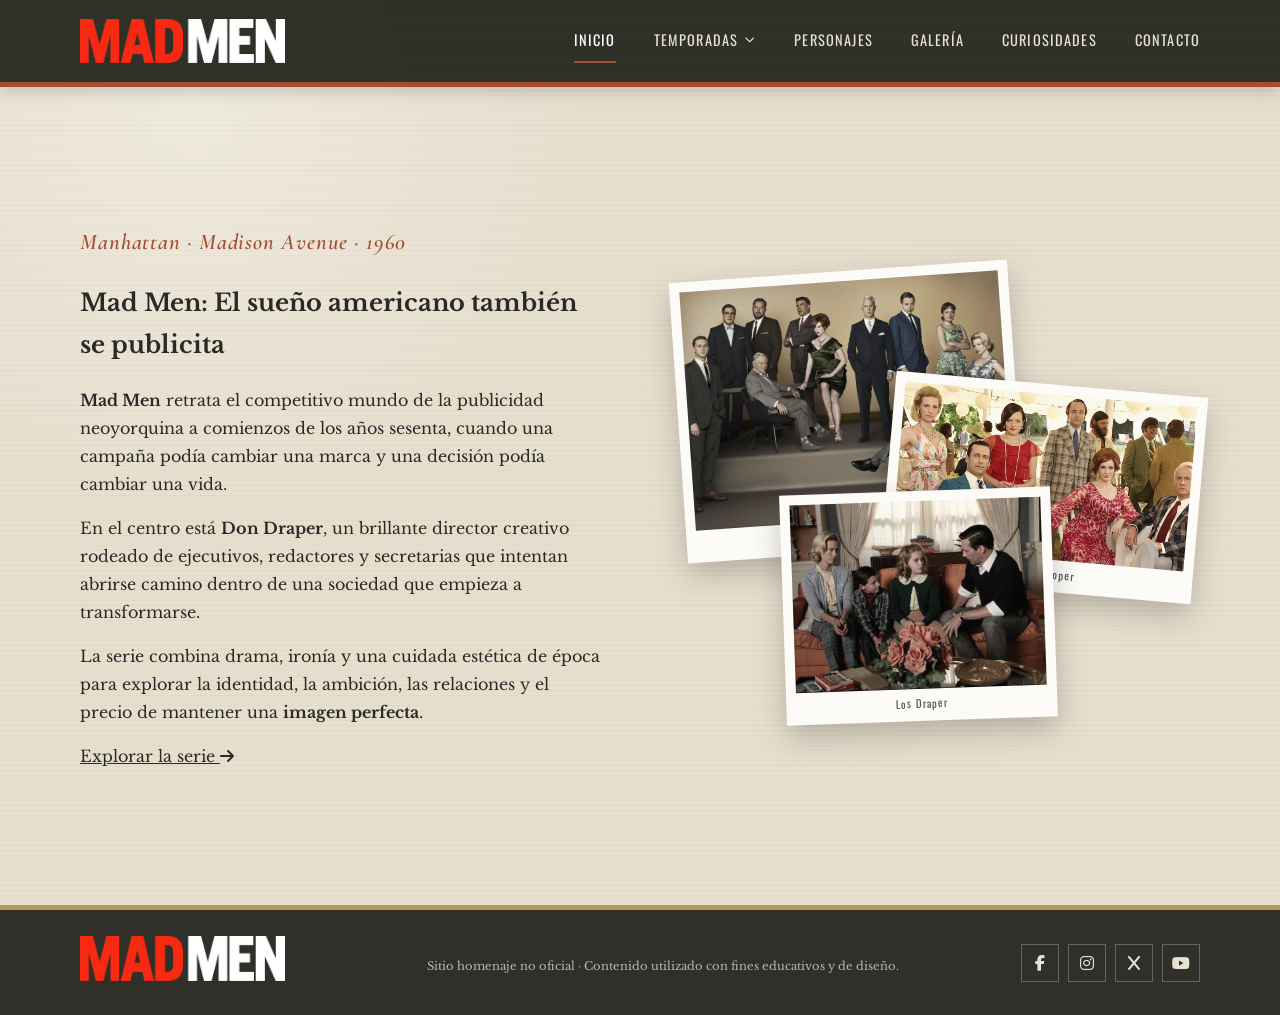
<file: index.html>
<!DOCTYPE html>
<html lang="es">
<head>
  <meta charset="UTF-8">
  <meta name="viewport" content="width=device-width, initial-scale=1.0">
  <title>Mad Men - El sueño americano</title>
  <link rel="stylesheet" href="css/estilos.css">
  <link rel="stylesheet" href="https://cdnjs.cloudflare.com/ajax/libs/font-awesome/6.4.0/css/all.min.css">
  <link rel="preconnect" href="https://fonts.googleapis.com">
  <link rel="preconnect" href="https://fonts.gstatic.com" crossorigin>
  <link href="https://fonts.googleapis.com/css2?family=Cormorant+Garamond:ital,wght@1,600&family=Libre+Baskerville:ital,wght@0,400;0,700;1,400&family=Oswald:wght@400;600&display=swap" rel="stylesheet">
</head>
<body>

<header class="site-header">
  <div class="container header-inner">
    <a class="brand" href="index.html" aria-label="Mad Men, volver al inicio">
      <img src="img/logo-mad-men.png" alt="Mad Men">
    </a>

    <button class="menu-toggle" type="button" aria-label="Abrir menú" aria-expanded="false">
      <i class="fa-solid fa-bars"></i>
    </button>

    <nav class="main-nav" aria-label="Navegación principal">
      <a href="index.html" class="active">Inicio</a>

      <div class="nav-dropdown">
        <a href="temporadas.html" class="season-nav-link">
          Temporadas <i class="fa-solid fa-chevron-down"></i>
        </a>
        <div class="season-submenu">
          <a href="temporada-1.html">Temporada 1</a>
          <a href="temporada-2.html">Temporada 2</a>
          <a href="temporada-3.html">Temporada 3</a>
          <a href="temporada-4.html">Temporada 4</a>
          <a href="temporada-5.html">Temporada 5</a>
          <a href="temporada-6.html">Temporada 6</a>
          <a href="temporada-7.html">Temporada 7</a>
        </div>
      </div>

      <a href="personajes.html">Personajes</a>
      <a href="galeria.html">Galería</a>
      <a href="curiosidades.html">Curiosidades</a>
      <a href="contacto.html">Contacto</a>
    </nav>
  </div>
</header>

<main>
  <section class="hero container">
    <div class="hero-copy">
      <p class="eyebrow">Manhattan · Madison Avenue · 1960</p>
      <h1>Mad Men: El sueño americano también se publicita</h1>
      <div class="rule"></div>

      <p><strong>Mad Men</strong> retrata el competitivo mundo de la publicidad neoyorquina a comienzos de los años sesenta, cuando una campaña podía cambiar una marca y una decisión podía cambiar una vida.</p>

      <p>En el centro está <strong>Don Draper</strong>, un brillante director creativo rodeado de ejecutivos, redactores y secretarias que intentan abrirse camino dentro de una sociedad que empieza a transformarse.</p>

      <p>La serie combina drama, ironía y una cuidada estética de época para explorar la identidad, la ambición, las relaciones y el precio de mantener una <strong>imagen perfecta</strong>.</p>

      <a class="button" href="temporadas.html">
        Explorar la serie <i class="fa-solid fa-arrow-right"></i>
      </a>
    </div>

    <div class="hero-photos">
      <div class="retro-photo photo-1">
        <img src="img/portada.jpg" alt="El elenco principal de Mad Men">
        <span class="image-caption">Madison Avenue</span>
      </div>

      <div class="retro-photo photo-2">
        <img src="img/imagenportada1.jpg" alt="Elenco de Mad Men en una fiesta">
        <span class="image-caption">Sterling Cooper</span>
      </div>

      <div class="retro-photo photo-3">
        <img src="img/imagenportada2.jpg" alt="Don Draper y su familia">
        <span class="image-caption">Los Draper</span>
      </div>
    </div>
  </section>
</main>

<footer class="site-footer">
  <div class="container footer-inner">

    <div class="footer-brand">
      <a class="brand" href="index.html" aria-label="Mad Men, volver al inicio">
        <img src="img/logo-mad-men.png" alt="Mad Men">
      </a>
    </div>

    <p class="legal">
      Sitio homenaje no oficial · Contenido utilizado con fines educativos y de diseño.
    </p>

    <div class="social">
      <a href="https://www.facebook.com/MadMen" target="_blank" rel="noopener noreferrer" aria-label="Facebook">
        <i class="fa-brands fa-facebook-f"></i>
      </a>

      <a href="https://www.instagram.com/madmen_amc/" target="_blank" rel="noopener noreferrer" aria-label="Instagram">
        <i class="fa-brands fa-instagram"></i>
      </a>

      <a href="https://x.com/MadMen_AMC" target="_blank" rel="noopener noreferrer" aria-label="X (Twitter)">
        <i class="fa-brands fa-x"></i>
      </a>

      <a href="https://www.youtube.com/@amcplus" target="_blank" rel="noopener noreferrer" aria-label="YouTube">
        <i class="fa-brands fa-youtube"></i>
      </a>
    </div>

  </div>
</footer>

<script src="js/scripts.js"></script>
</body>
</html>
</file>
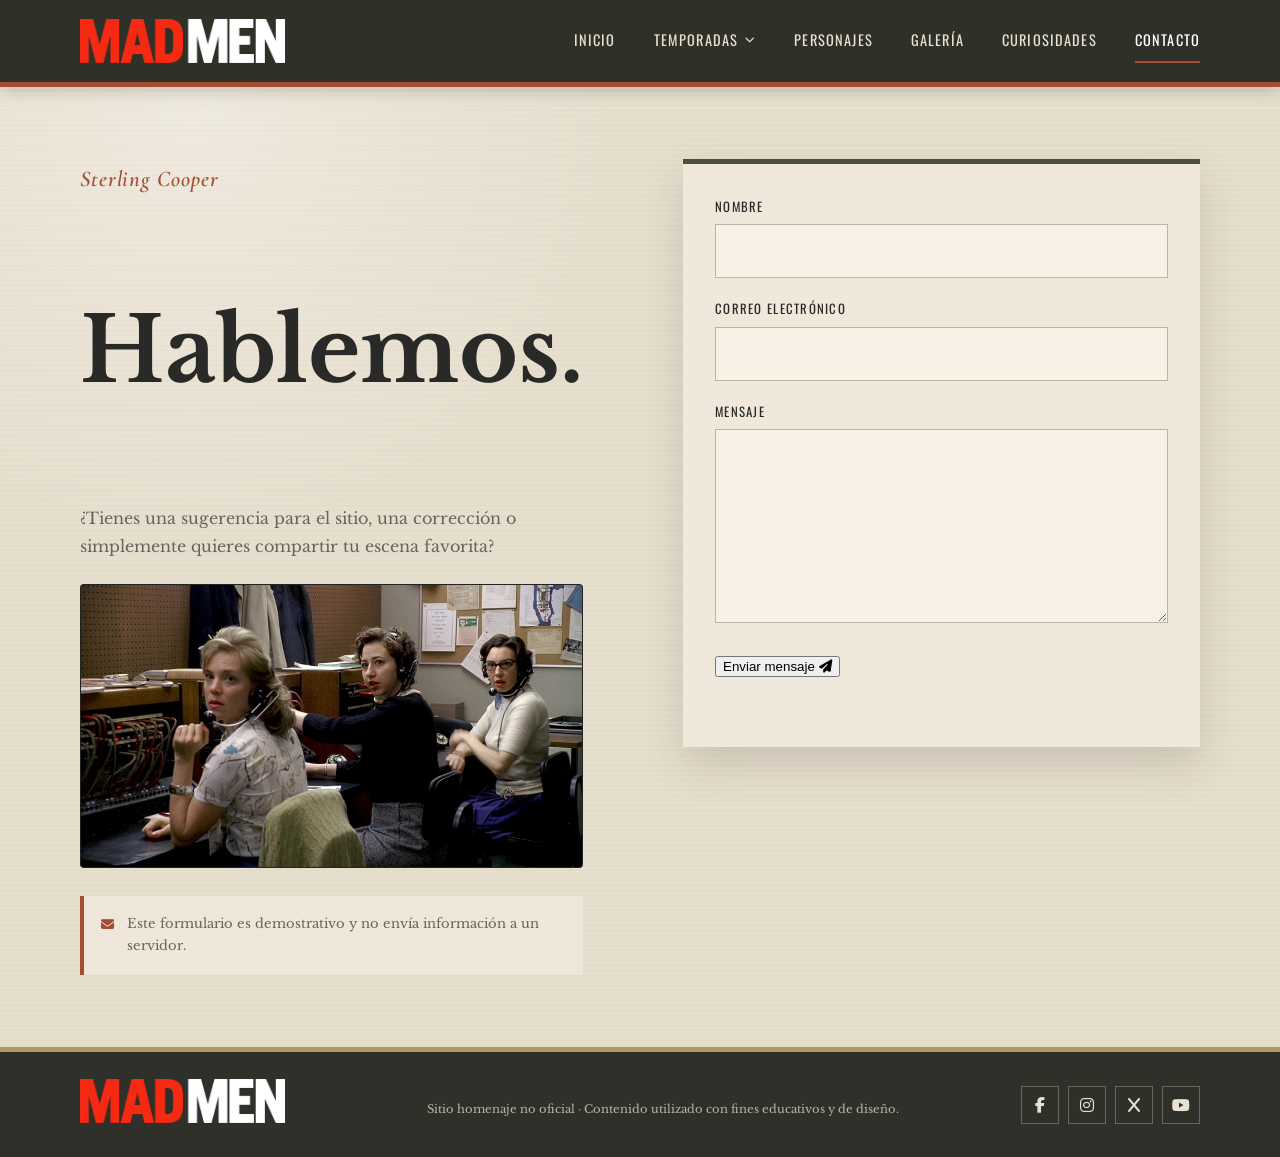
<file: contacto.html>
<!DOCTYPE html>
<html lang="es">
<head>
  <meta charset="UTF-8">
  <meta name="viewport" content="width=device-width, initial-scale=1.0">
  <meta name="description" content="Contacto del sitio homenaje a Mad Men.">
  <title>Mad Men | Contacto</title>
  <link rel="preconnect" href="https://fonts.googleapis.com">
  <link rel="preconnect" href="https://fonts.gstatic.com" crossorigin>
  <link href="https://fonts.googleapis.com/css2?family=Cormorant+Garamond:ital,wght@1,600&family=Libre+Baskerville:wght@400;700&family=Oswald:wght@400;500;600&display=swap" rel="stylesheet">
  <link rel="stylesheet" href="https://cdnjs.cloudflare.com/ajax/libs/font-awesome/6.5.2/css/all.min.css">
  <link rel="stylesheet" href="css/estilos.css">
</head>
<body>
  <header class="site-header">
    <div class="container header-inner">
      <a class="brand" href="index.html" aria-label="Mad Men, volver al inicio"><img src="img/logo-mad-men.png" alt="Mad Men"></a>
      <button class="menu-toggle" type="button" aria-label="Abrir menú" aria-expanded="false"><i class="fa-solid fa-bars"></i></button>
      <nav class="main-nav" aria-label="Navegación principal">
        <a href="index.html">Inicio</a>
        <div class="nav-dropdown">
          <a class="season-nav-link" href="temporadas.html" aria-haspopup="true">
            Temporadas <i class="fa-solid fa-chevron-down" aria-hidden="true"></i>
          </a>
          <div class="season-submenu" aria-label="Seleccionar temporada">
            <a href="temporada-1.html">Temporada 1</a>
            <a href="temporada-2.html">Temporada 2</a>
            <a href="temporada-3.html">Temporada 3</a>
            <a href="temporada-4.html">Temporada 4</a>
            <a href="temporada-5.html">Temporada 5</a>
            <a href="temporada-6.html">Temporada 6</a>
            <a href="temporada-7.html">Temporada 7</a>
          </div>
        </div>
        <a href="personajes.html">Personajes</a><a href="galeria.html">Galería</a><a href="curiosidades.html">Curiosidades</a>
        <a class="active" href="contacto.html">Contacto</a>
      </nav>
    </div>
  </header>

  <main class="page">
    <section class="container contact-layout">
      <div class="contact-copy">
        <p class="eyebrow">Sterling Cooper</p>
        <h1>Hablemos.</h1>
        <p>¿Tienes una sugerencia para el sitio, una corrección o simplemente quieres compartir tu escena favorita?</p>
        
        <!-- Imagen ilustrativa de contacto -->
        <div class="contact-image">
          <img src="img/contacto.jpg" alt="Telefonistas trabajando en la centralita de Sterling Cooper" loading="lazy">
        </div>

        <div class="contact-note"><i class="fa-solid fa-envelope"></i><span>Este formulario es demostrativo y no envía información a un servidor.</span></div>
      </div>


      <form class="contact-form" id="contactForm">
        <label for="nombre">Nombre</label>
        <input id="nombre" name="nombre" type="text" autocomplete="name" required>

        <label for="email">Correo electrónico</label>
        <input id="email" name="email" type="email" autocomplete="email" required>

        <label for="mensaje">Mensaje</label>
        <textarea id="mensaje" name="mensaje" rows="6" required></textarea>

        <button class="button" type="submit">Enviar mensaje <i class="fa-solid fa-paper-plane"></i></button>
        <p class="form-message" id="formMessage" role="status"></p>
      </form>
    </section>
  </main>

<footer class="site-footer">
  <div class="container footer-inner">

    <div class="footer-brand">
      <a class="brand" href="index.html" aria-label="Mad Men, volver al inicio">
        <img src="img/logo-mad-men.png" alt="Mad Men">
      </a>
    </div>

    <p class="legal">
      Sitio homenaje no oficial · Contenido utilizado con fines educativos y de diseño.
    </p>

    <div class="social">
      <a href="https://www.facebook.com/MadMen" target="_blank" rel="noopener noreferrer" aria-label="Facebook">
        <i class="fa-brands fa-facebook-f"></i>
      </a>

      <a href="https://www.instagram.com/madmen_amc/" target="_blank" rel="noopener noreferrer" aria-label="Instagram">
        <i class="fa-brands fa-instagram"></i>
      </a>

      <a href="https://x.com/MadMen_AMC" target="_blank" rel="noopener noreferrer" aria-label="X (Twitter)">
        <i class="fa-brands fa-x"></i>
      </a>

      <a href="https://www.youtube.com/@amcplus" target="_blank" rel="noopener noreferrer" aria-label="YouTube">
        <i class="fa-brands fa-youtube"></i>
      </a>
    </div>

  </div>
</footer>

  <script src="js/scripts.js"></script>
</body>
</html>
</file>
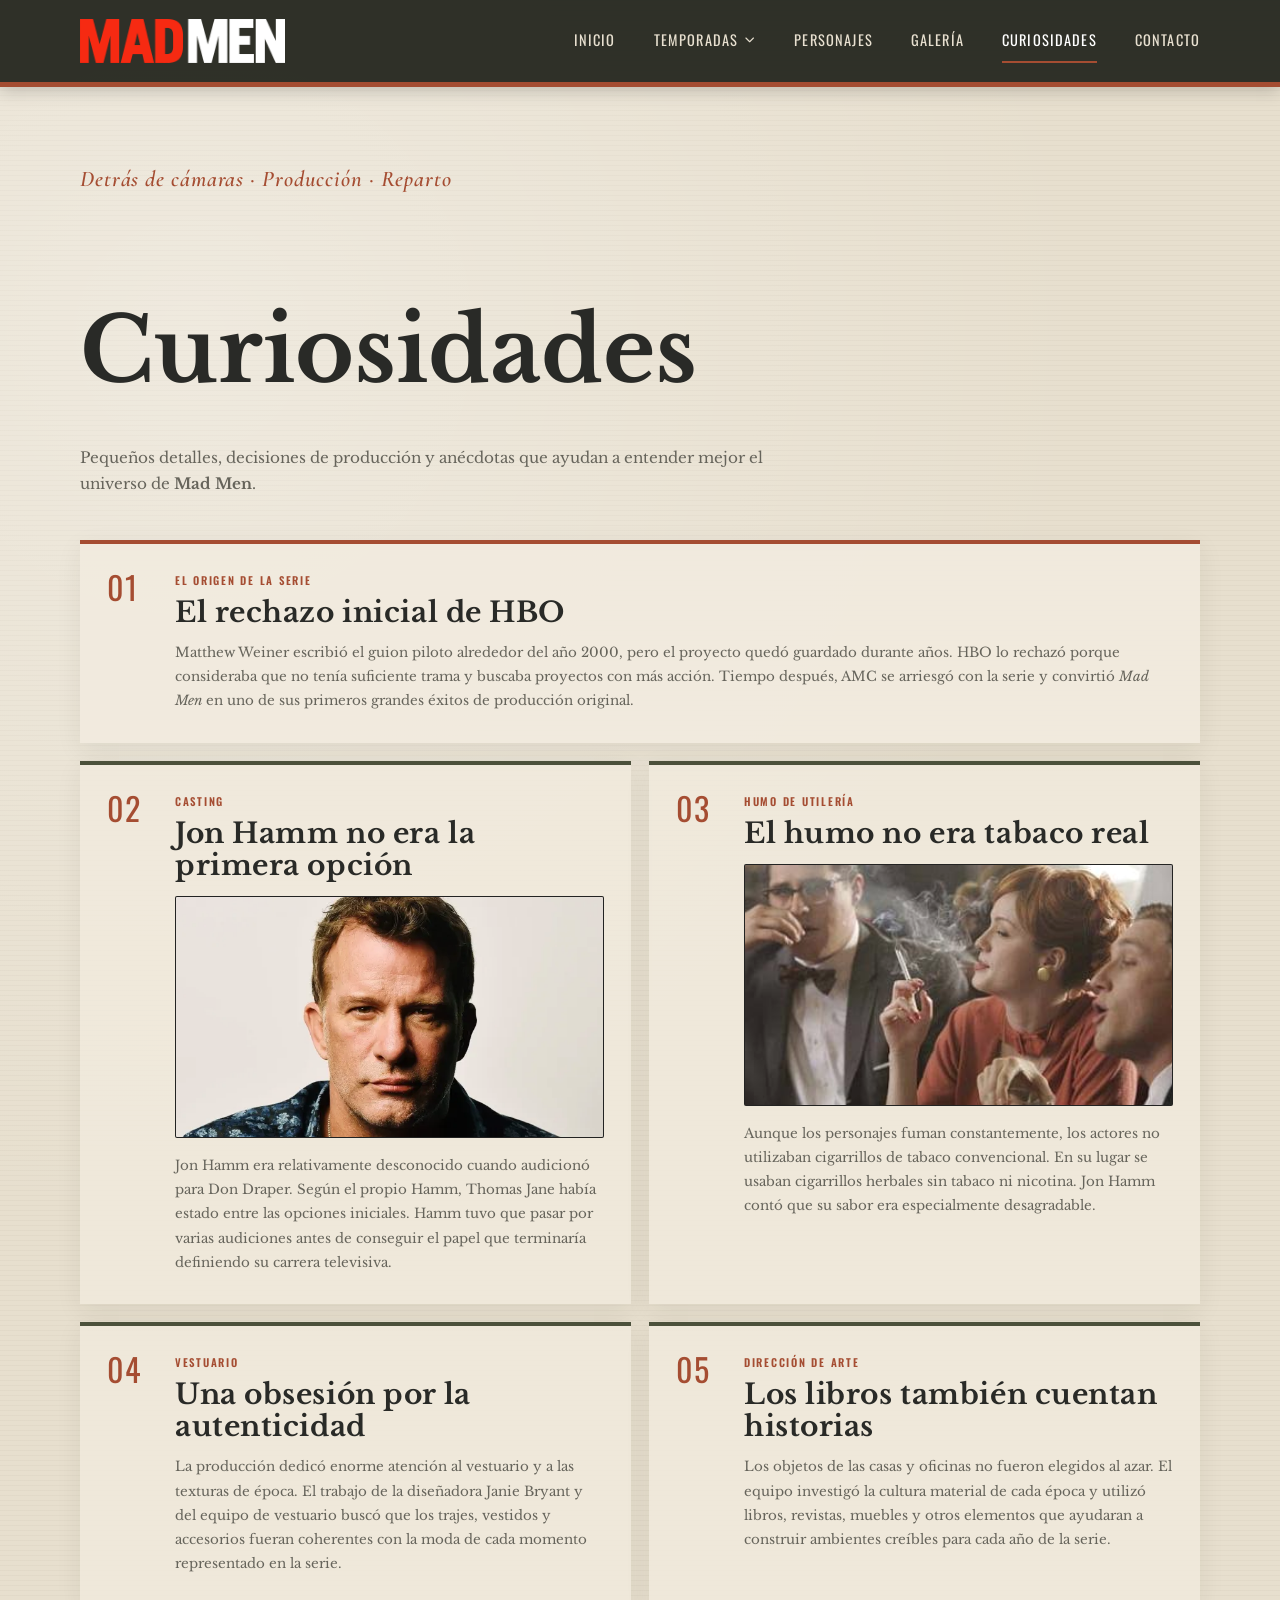
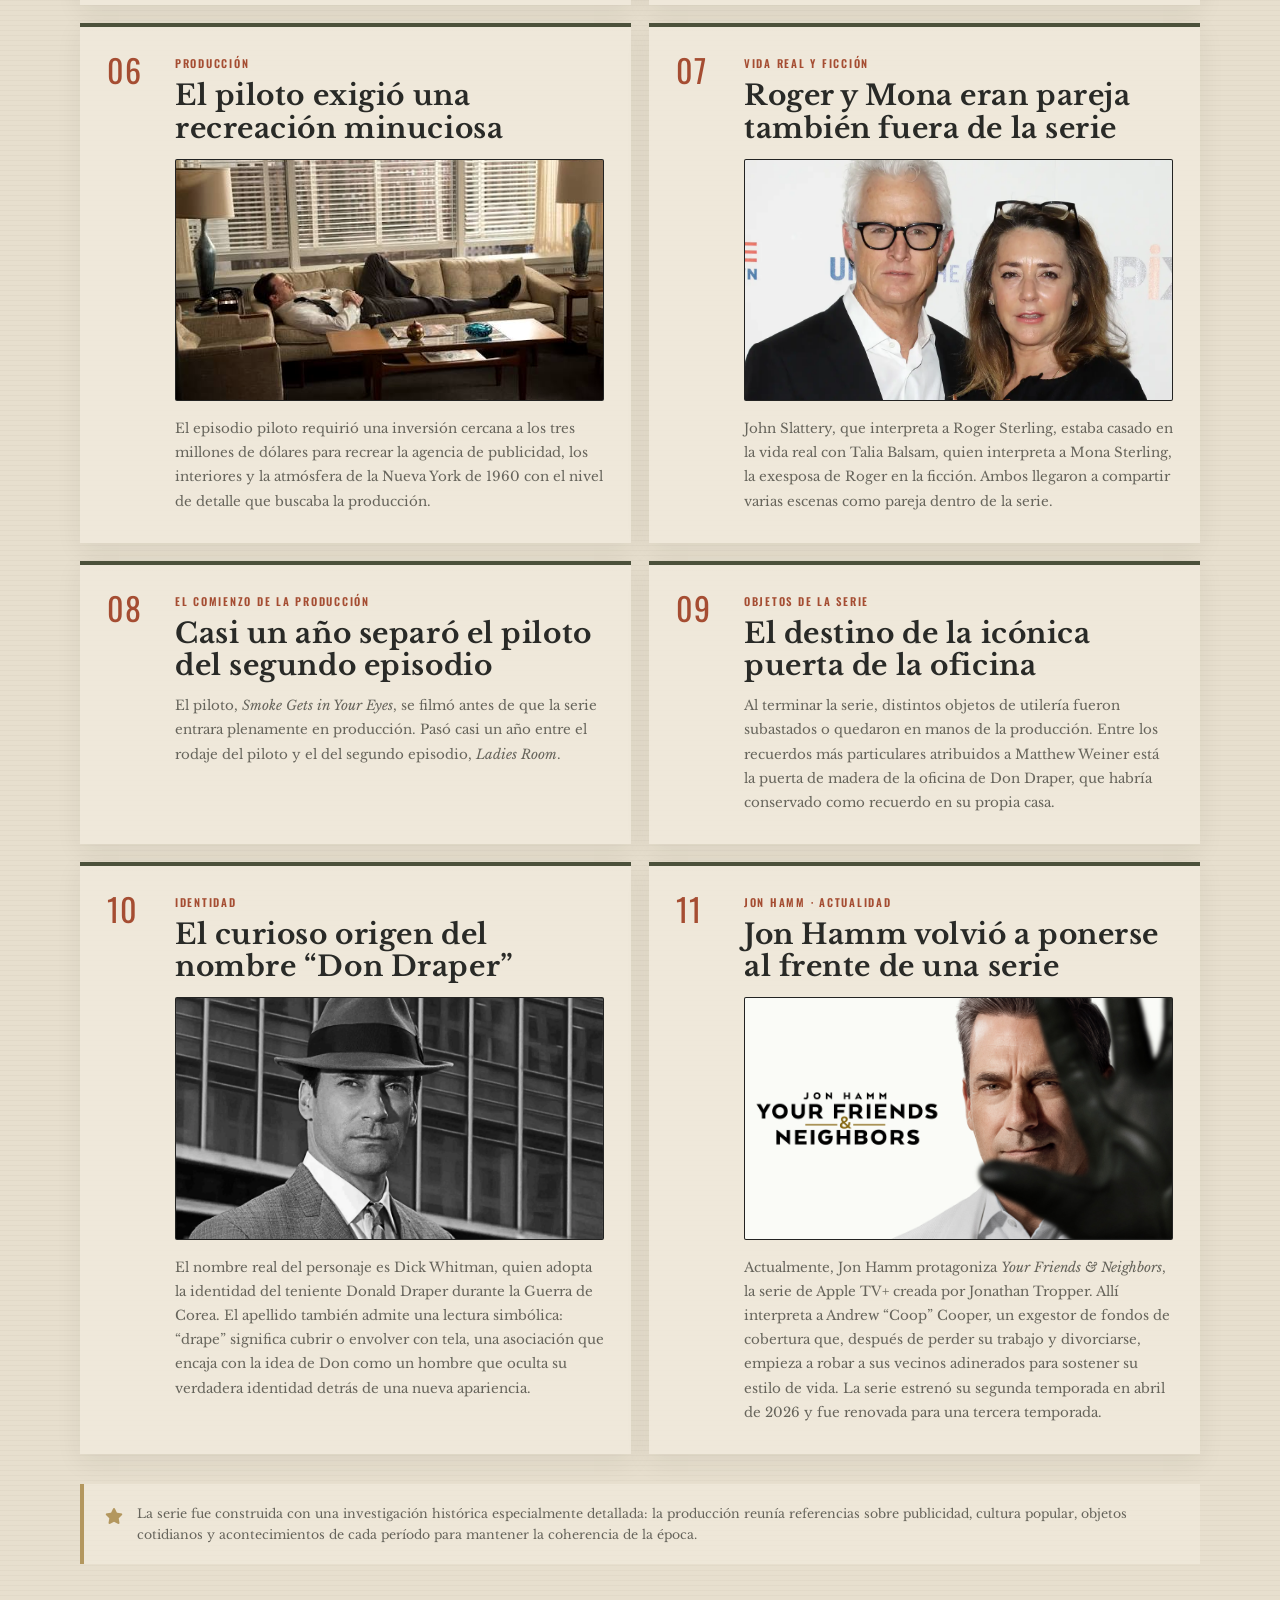
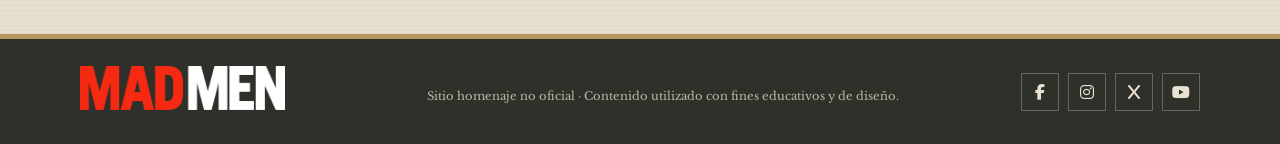
<file: curiosidades.html>
<!DOCTYPE html>
<html lang="es">
<head>
  <meta charset="UTF-8">
  <meta name="viewport" content="width=device-width, initial-scale=1.0">
  <meta name="description" content="Curiosidades y datos peculiares sobre Mad Men, su producción y sus personajes.">
  <title>Mad Men | Curiosidades</title>
  <link rel="preconnect" href="https://fonts.googleapis.com">
  <link rel="preconnect" href="https://fonts.gstatic.com" crossorigin>
  <link rel="stylesheet" href="https://fonts.googleapis.com/css2?family=Cormorant+Garamond:ital,wght@1,600&family=Libre+Baskerville:wght@400;700&family=Oswald:wght@400;500;600&display=swap">
  <link rel="stylesheet" href="https://cdnjs.cloudflare.com/ajax/libs/font-awesome/6.5.2/css/all.min.css">
  <link rel="stylesheet" href="css/estilos.css">
</head>
<body>
<header class="site-header">
  <div class="container header-inner">
    <a class="brand" href="index.html" aria-label="Mad Men, volver al inicio"><img src="img/logo-mad-men.png" alt="Mad Men"></a>
    <button class="menu-toggle" type="button" aria-label="Abrir menú" aria-expanded="false"><i class="fa-solid fa-bars"></i></button>
    <nav class="main-nav" aria-label="Navegación principal">
      <a href="index.html">Inicio</a>
      <div class="nav-dropdown">
        <a class="season-nav-link" href="temporadas.html" aria-haspopup="true">
          Temporadas <i class="fa-solid fa-chevron-down" aria-hidden="true"></i>
        </a>
        <div class="season-submenu" aria-label="Seleccionar temporada">
          <a href="temporada-1.html">Temporada 1</a>
          <a href="temporada-2.html">Temporada 2</a>
          <a href="temporada-3.html">Temporada 3</a>
          <a href="temporada-4.html">Temporada 4</a>
          <a href="temporada-5.html">Temporada 5</a>
          <a href="temporada-6.html">Temporada 6</a>
          <a href="temporada-7.html">Temporada 7</a>
        </div>
      </div>
      <a href="personajes.html">Personajes</a>
      <a href="galeria.html">Galería</a>
      <a class="active" href="curiosidades.html">Curiosidades</a>
      <a href="contacto.html">Contacto</a>
    </nav>
  </div>
</header>

<main class="page curiosities-page">
  <section class="container page-heading curiosities-heading">
    <p class="eyebrow">Detrás de cámaras · Producción · Reparto</p>
    <h1>Curiosidades</h1>
    <p>Pequeños detalles, decisiones de producción y anécdotas que ayudan a entender mejor el universo de <strong>Mad Men</strong>.</p>
  </section>

  <section class="container curiosities-grid" aria-label="Curiosidades de Mad Men">
    <article class="curiosity-card curiosity-card-featured">
      <div class="curiosity-number">01</div>
      <div class="curiosity-content">
        <p class="curiosity-kicker">El origen de la serie</p>
        <h2>El rechazo inicial de HBO</h2>
        <p>Matthew Weiner escribió el guion piloto alrededor del año 2000, pero el proyecto quedó guardado durante años. HBO lo rechazó porque consideraba que no tenía suficiente trama y buscaba proyectos con más acción. Tiempo después, AMC se arriesgó con la serie y convirtió <em>Mad Men</em> en uno de sus primeros grandes éxitos de producción original.</p>
      </div>
    </article>

    <article class="curiosity-card">
      <div class="curiosity-number">02</div>
      <div class="curiosity-content">
        <p class="curiosity-kicker">Casting</p>
        <h2>Jon Hamm no era la primera opción</h2>
        <div class="curiosity-media">
          <img src="img/curiosidad2.jpg" alt="Hamm no era la primera opcion" loading="lazy">
        </div>
        <p>Jon Hamm era relativamente desconocido cuando audicionó para Don Draper. Según el propio Hamm, Thomas Jane había estado entre las opciones iniciales. Hamm tuvo que pasar por varias audiciones antes de conseguir el papel que terminaría definiendo su carrera televisiva.</p>
      </div>
    </article>

    <article class="curiosity-card">
      <div class="curiosity-number">03</div>
      <div class="curiosity-content">
        <p class="curiosity-kicker">Humo de utilería</p>
        <h2>El humo no era tabaco real</h2>
        <div class="curiosity-media">
          <img src="img/curiosidad3.jpg" alt="El humo no era real" loading="lazy">
        </div>
        <p>Aunque los personajes fuman constantemente, los actores no utilizaban cigarrillos de tabaco convencional. En su lugar se usaban cigarrillos herbales sin tabaco ni nicotina. Jon Hamm contó que su sabor era especialmente desagradable.</p>
      </div>
    </article>

    <article class="curiosity-card">
      <div class="curiosity-number">04</div>
      <div class="curiosity-content">
        <p class="curiosity-kicker">Vestuario</p>
        <h2>Una obsesión por la autenticidad</h2>
        <p>La producción dedicó enorme atención al vestuario y a las texturas de época. El trabajo de la diseñadora Janie Bryant y del equipo de vestuario buscó que los trajes, vestidos y accesorios fueran coherentes con la moda de cada momento representado en la serie.</p>
      </div>
    </article>

    <article class="curiosity-card">
      <div class="curiosity-number">05</div>
      <div class="curiosity-content">
        <p class="curiosity-kicker">Dirección de arte</p>
        <h2>Los libros también cuentan historias</h2>
        <p>Los objetos de las casas y oficinas no fueron elegidos al azar. El equipo investigó la cultura material de cada época y utilizó libros, revistas, muebles y otros elementos que ayudaran a construir ambientes creíbles para cada año de la serie.</p>
      </div>
    </article>

    <article class="curiosity-card">
      <div class="curiosity-number">06</div>
      <div class="curiosity-content">
        <p class="curiosity-kicker">Producción</p>
        <h2>El piloto exigió una recreación minuciosa</h2>
        <div class="curiosity-media">
          <img src="img/curiosidad6.jpg" alt="el piloto" loading="lazy">
        </div>
        <p>El episodio piloto requirió una inversión cercana a los tres millones de dólares para recrear la agencia de publicidad, los interiores y la atmósfera de la Nueva York de 1960 con el nivel de detalle que buscaba la producción.</p>
      </div>
    </article>

    <article class="curiosity-card">
      <div class="curiosity-number">07</div>
      <div class="curiosity-content">
        <p class="curiosity-kicker">Vida real y ficción</p>
        <h2>Roger y Mona eran pareja también fuera de la serie</h2>
         <div class="curiosity-media">
          <img src="img/curiosidad7.jpg" alt="Roger y Mona eran pareja" loading="lazy">
        </div>
        <p>John Slattery, que interpreta a Roger Sterling, estaba casado en la vida real con Talia Balsam, quien interpreta a Mona Sterling, la exesposa de Roger en la ficción. Ambos llegaron a compartir varias escenas como pareja dentro de la serie.</p>
      </div>
    </article>

    <article class="curiosity-card">
      <div class="curiosity-number">08</div>
      <div class="curiosity-content">
        <p class="curiosity-kicker">El comienzo de la producción</p>
        <h2>Casi un año separó el piloto del segundo episodio</h2>
        <p>El piloto, <em>Smoke Gets in Your Eyes</em>, se filmó antes de que la serie entrara plenamente en producción. Pasó casi un año entre el rodaje del piloto y el del segundo episodio, <em>Ladies Room</em>.</p>
      </div>
    </article>

    <article class="curiosity-card">
      <div class="curiosity-number">09</div>
      <div class="curiosity-content">
        <p class="curiosity-kicker">Objetos de la serie</p>
        <h2>El destino de la icónica puerta de la oficina</h2>
        <p>Al terminar la serie, distintos objetos de utilería fueron subastados o quedaron en manos de la producción. Entre los recuerdos más particulares atribuidos a Matthew Weiner está la puerta de madera de la oficina de Don Draper, que habría conservado como recuerdo en su propia casa.</p>
      </div>
    </article>

    <article class="curiosity-card">
      <div class="curiosity-number">10</div>
      <div class="curiosity-content">
        <p class="curiosity-kicker">Identidad</p>
        <h2>El curioso origen del nombre “Don Draper”</h2>
        <div class="curiosity-media">
          <img src="img/curiosidad10.jpg" alt="El curioso origen del nombre Don Draper" loading="lazy">
        </div>
        <p>El nombre real del personaje es Dick Whitman, quien adopta la identidad del teniente Donald Draper durante la Guerra de Corea. El apellido también admite una lectura simbólica: “drape” significa cubrir o envolver con tela, una asociación que encaja con la idea de Don como un hombre que oculta su verdadera identidad detrás de una nueva apariencia.</p>
      </div>
    </article>

    <article class="curiosity-card">
      <div class="curiosity-number">11</div>
      <div class="curiosity-content">
        <p class="curiosity-kicker">Jon Hamm · Actualidad</p>
        <h2>Jon Hamm volvió a ponerse al frente de una serie</h2>
        
        <div class="curiosity-media">
          <img src="img/yourfriendsandneighbours.jpg" alt="Jon Hamm en Your Friends &amp; Neighbors" loading="lazy">
        </div>

        <p>Actualmente, Jon Hamm protagoniza <em>Your Friends &amp; Neighbors</em>, la serie de Apple TV+ creada por Jonathan Tropper. Allí interpreta a Andrew “Coop” Cooper, un exgestor de fondos de cobertura que, después de perder su trabajo y divorciarse, empieza a robar a sus vecinos adinerados para sostener su estilo de vida. La serie estrenó su segunda temporada en abril de 2026 y fue renovada para una tercera temporada.</p>
      </div>
    </article>

  </section>

  <section class="container curiosities-note" aria-label="Nota sobre las curiosidades">
    <i class="fa-solid fa-star" aria-hidden="true"></i>
    <p>La serie fue construida con una investigación histórica especialmente detallada: la producción reunía referencias sobre publicidad, cultura popular, objetos cotidianos y acontecimientos de cada período para mantener la coherencia de la época.</p>
  </section>
</main>

<footer class="site-footer">
  <div class="container footer-inner">

    <div class="footer-brand">
      <a class="brand" href="index.html" aria-label="Mad Men, volver al inicio">
        <img src="img/logo-mad-men.png" alt="Mad Men">
      </a>
    </div>

    <p class="legal">
      Sitio homenaje no oficial · Contenido utilizado con fines educativos y de diseño.
    </p>

    <div class="social">
      <a href="https://www.facebook.com/MadMen" target="_blank" rel="noopener noreferrer" aria-label="Facebook">
        <i class="fa-brands fa-facebook-f"></i>
      </a>

      <a href="https://www.instagram.com/madmen_amc/" target="_blank" rel="noopener noreferrer" aria-label="Instagram">
        <i class="fa-brands fa-instagram"></i>
      </a>

      <a href="https://x.com/MadMen_AMC" target="_blank" rel="noopener noreferrer" aria-label="X (Twitter)">
        <i class="fa-brands fa-x"></i>
      </a>

      <a href="https://www.youtube.com/@amcplus" target="_blank" rel="noopener noreferrer" aria-label="YouTube">
        <i class="fa-brands fa-youtube"></i>
      </a>
    </div>

  </div>
</footer>

<script src="js/scripts.js"></script>
</body>
</html>
</file>
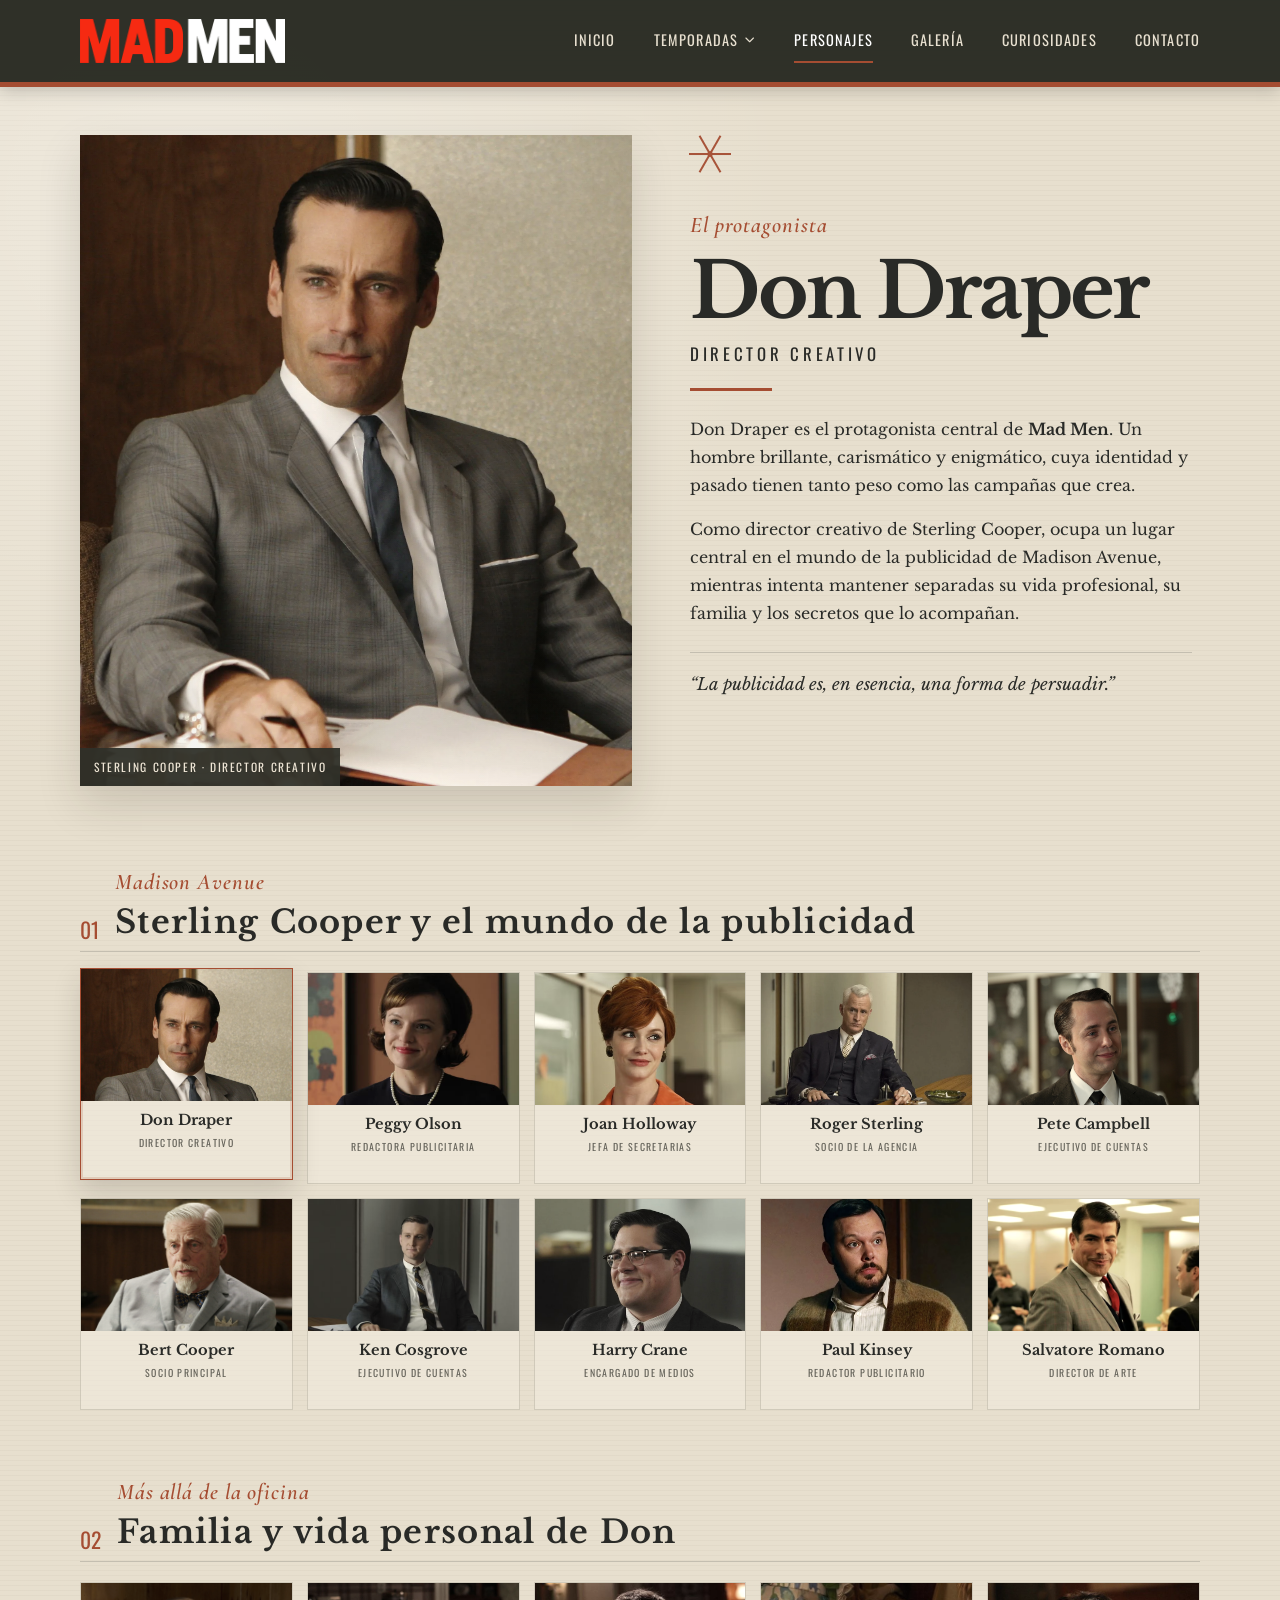
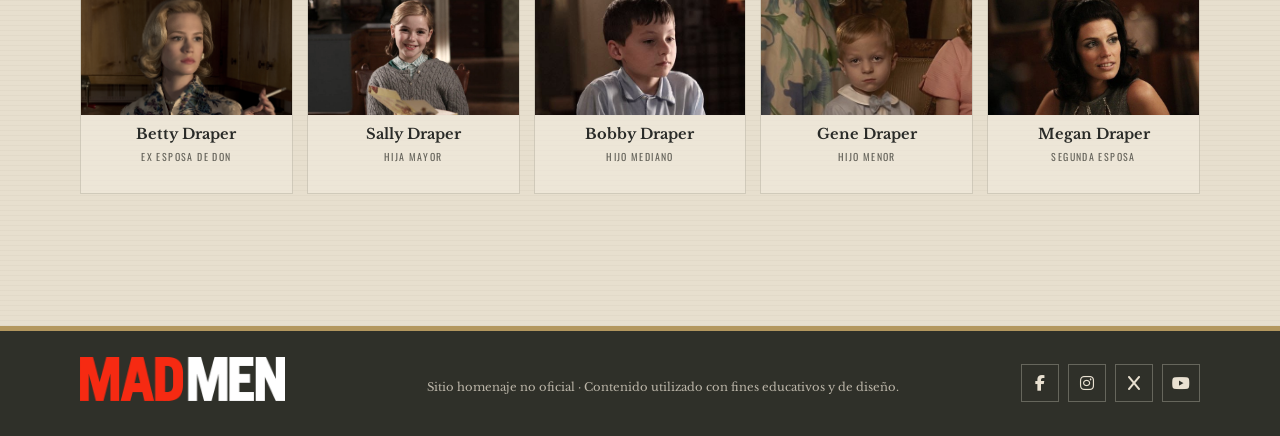
<file: personajes.html>
<!DOCTYPE html>
<html lang="es">
<head>
  <meta charset="UTF-8">
  <meta name="viewport" content="width=device-width, initial-scale=1.0">
  <meta name="description" content="Personajes principales de Mad Men: Sterling Cooper y la familia Draper.">
  <title>Mad Men | Personajes</title>
  <link rel="preconnect" href="https://fonts.googleapis.com">
  <link rel="preconnect" href="https://fonts.gstatic.com" crossorigin>
  <link rel="stylesheet" href="https://fonts.googleapis.com/css2?family=Cormorant+Garamond:ital,wght@1,600&family=Libre+Baskerville:wght@400;700&family=Oswald:wght@400;500;600&display=swap">
  <link rel="stylesheet" href="https://cdnjs.cloudflare.com/ajax/libs/font-awesome/6.5.2/css/all.min.css">
  <link rel="stylesheet" href="css/estilos.css">
</head>
<body>
<header class="site-header">
  <div class="container header-inner">
    <a class="brand" href="index.html" aria-label="Mad Men, volver al inicio"><img src="img/logo-mad-men.png" alt="Mad Men"></a>
    <button class="menu-toggle" type="button" aria-label="Abrir menú" aria-expanded="false"><i class="fa-solid fa-bars"></i></button>
    <nav class="main-nav" aria-label="Navegación principal">
      <a href="index.html">Inicio</a>
      <div class="nav-dropdown">
        <a class="season-nav-link" href="temporadas.html" aria-haspopup="true">
          Temporadas <i class="fa-solid fa-chevron-down" aria-hidden="true"></i>
        </a>
        <div class="season-submenu" aria-label="Seleccionar temporada">
          <a href="temporada-1.html">Temporada 1</a>
          <a href="temporada-2.html">Temporada 2</a>
          <a href="temporada-3.html">Temporada 3</a>
          <a href="temporada-4.html">Temporada 4</a>
          <a href="temporada-5.html">Temporada 5</a>
          <a href="temporada-6.html">Temporada 6</a>
          <a href="temporada-7.html">Temporada 7</a>
        </div>
      </div>
      <a class="active" href="personajes.html">Personajes</a>
      <a href="galeria.html">Galería</a>
      <a href="curiosidades.html">Curiosidades</a>
      <a href="contacto.html">Contacto</a>
    </nav>
  </div>
</header>

  <main class="page characters-page">
    <!-- Ficha central: se actualiza al seleccionar una miniatura -->
    <section class="container character-feature" id="characterFeature" aria-live="polite" aria-labelledby="characterName">
      <div class="character-portrait" id="featureVisual">
        <img id="featureImage" src="img/don-draper.webp" alt="Don Draper sentado en su oficina">
        <div class="feature-placeholder" id="featurePlaceholder" aria-hidden="true"></div>
        <span class="portrait-label" id="featureLabel">Sterling Cooper · Director creativo</span>
      </div>

      <div class="character-feature-copy">
        <div class="atomic-mark" aria-hidden="true"><span></span><span></span><span></span><span></span><span></span><span></span></div>
        <p class="eyebrow" id="featureEyebrow">El protagonista</p>
        <h1 id="characterName">Don Draper</h1>
        <p class="character-subtitle" id="characterRole">Director creativo</p>
        <div class="character-rule"></div>
        <div id="characterDescription">
          <p>Don Draper es el protagonista central de <strong>Mad Men</strong>. Un hombre brillante, carismático y enigmático, cuya identidad y pasado tienen tanto peso como las campañas que crea.</p>
          <p>Como director creativo de Sterling Cooper, ocupa un lugar central en el mundo de la publicidad de Madison Avenue, mientras intenta mantener separadas su vida profesional, su familia y los secretos que lo acompañan.</p>
        </div>
        <blockquote id="characterQuote">“La publicidad es, en esencia, una forma de persuadir.”</blockquote>
      </div>
    </section>

    <section class="container character-group" aria-labelledby="publicidad-title">
      <div class="group-heading">
        <span class="group-number">01</span>
        <div><p class="eyebrow">Madison Avenue</p><h2 id="publicidad-title">Sterling Cooper y el mundo de la publicidad</h2></div>
      </div>
      <div class="characters-grid">
        <button class="character-card is-active" type="button" data-character="don" aria-pressed="true">
          <span class="card-image"><img src="img/don-draper.webp" alt="Don Draper" loading="lazy"></span>
          <span class="card-content"><strong>Don Draper</strong><small>Director creativo</small></span>
        </button>
        <button class="character-card" type="button" data-character="peggy" aria-pressed="false">
          <span class="card-image">
          <img src="img/peggy.jpg"
          alt="Peggy Olson"
          loading="lazy">
          </span><span class="card-content">
            <strong>Peggy Olson</strong><small>Redactora publicitaria</small></span></button>
        <button class="character-card" type="button" data-character="joan" aria-pressed="false">
          <span class="card-image">
          <img src="img/joan.jpg"
          alt="Joan Holloway"
          loading="lazy">
          </span>
          <span class="card-content"><strong>Joan Holloway</strong><small>Jefa de secretarias</small></span></button>
        <button class="character-card" type="button" data-character="roger" aria-pressed="false">
            <span class="card-image">
          <img src="img/roger.jpg"
          alt="Roger Sterling"
          loading="lazy">
          </span>
          <span class="card-content"><strong>Roger Sterling</strong><small>Socio de la agencia</small></span></button>
        <button class="character-card" type="button" data-character="pete" aria-pressed="false">
        <span class="card-image">
          <img src="img/pete.jpg"
          alt="Pete Campbell"
          loading="lazy">
          </span>
          <span class="card-content"><strong>Pete Campbell</strong><small>Ejecutivo de cuentas</small></span></button>
        <button class="character-card" type="button" data-character="bert" aria-pressed="false">
        <span class="card-image">
          <img src="img/bert.jpg" alt="Bert Cooper" loading="lazy">
         </span>
          <span class="card-content">
          <strong>Bert Cooper</strong>
          <small>Socio principal</small></span></button>
        <button class="character-card" type="button" data-character="ken" aria-pressed="false">
        <span class="card-image"><img src="img/ken.jpg" alt="Ken Cosgrove" loading="lazy"></span>
        <span class="card-content"><strong>Ken Cosgrove</strong><small>Ejecutivo de cuentas</small></span>
        </button>
        <button class="character-card" type="button" data-character="harry" aria-pressed="false">
        <span class="card-image"><img src="img/Harry.jpg" alt="Harry Crane" loading="lazy"></span>
        <span class="card-content"><strong>Harry Crane</strong><small>Encargado de medios</small></span>
        </button>
        <button class="character-card" type="button" data-character="paul" aria-pressed="false">
        <span class="card-image"><img src="img/paul.jpg" alt="Paul Kinsey" loading="lazy"></span>
        <span class="card-content"><strong>Paul Kinsey</strong><small>Redactor publicitario</small></span>
        </button>
        <button class="character-card" type="button" data-character="sal" aria-pressed="false">
        <span class="card-image"><img src="img/romano.jpg" alt="Salvatore Romano" loading="lazy"></span>
        <span class="card-content"><strong>Salvatore Romano</strong><small>Director de arte</small></span>
        </button>
      </div>
    </section>

    <section class="container character-group family-group" aria-labelledby="familia-title">
      <div class="group-heading">
        <span class="group-number">02</span>
        <div><p class="eyebrow">Más allá de la oficina</p><h2 id="familia-title">Familia y vida personal de Don</h2></div>
      </div>
      <div class="characters-grid family-grid">
        <button class="character-card" type="button" data-character="betty" aria-pressed="false">
          <span class="card-image"><img src="img/betty.jpg" alt="Betty Draper" loading="lazy"></span>
          <span class="card-content"><strong>Betty Draper</strong><small>Ex esposa de Don</small></span>
        </button>
        <button class="character-card" type="button" data-character="sally" aria-pressed="false">
          <span class="card-image"><img src="img/sally.jpg" alt="Sally Draper" loading="lazy"></span>
          <span class="card-content"><strong>Sally Draper</strong><small>Hija mayor</small></span>
        </button>
        <button class="character-card" type="button" data-character="bobby" aria-pressed="false">
          <span class="card-image"><img src="img/bobby.jpg" alt="Bobby Draper" loading="lazy"></span>
          <span class="card-content"><strong>Bobby Draper</strong><small>Hijo mediano</small></span>
        </button>
        <button class="character-card" type="button" data-character="gene" aria-pressed="false">
          <span class="card-image"><img src="img/gene.jpg" alt="Gene Draper" loading="lazy"></span>
          <span class="card-content"><strong>Gene Draper</strong><small>Hijo menor</small></span>
        </button>
        <button class="character-card" type="button" data-character="megan" aria-pressed="false">
          <span class="card-image"><img src="img/Megan.jpg" alt="Megan Draper" loading="lazy"></span>
          <span class="card-content"><strong>Megan Draper</strong><small>Segunda esposa</small></span>
</button>
      </div>
    </section>
  </main>

<footer class="site-footer">
  <div class="container footer-inner">

    <div class="footer-brand">
      <a class="brand" href="index.html" aria-label="Mad Men, volver al inicio">
        <img src="img/logo-mad-men.png" alt="Mad Men">
      </a>
    </div>

    <p class="legal">
      Sitio homenaje no oficial · Contenido utilizado con fines educativos y de diseño.
    </p>

    <div class="social">
      <a href="https://www.facebook.com/MadMen" target="_blank" rel="noopener noreferrer" aria-label="Facebook">
        <i class="fa-brands fa-facebook-f"></i>
      </a>

      <a href="https://www.instagram.com/madmen_amc/" target="_blank" rel="noopener noreferrer" aria-label="Instagram">
        <i class="fa-brands fa-instagram"></i>
      </a>

      <a href="https://x.com/MadMen_AMC" target="_blank" rel="noopener noreferrer" aria-label="X (Twitter)">
        <i class="fa-brands fa-x"></i>
      </a>

      <a href="https://www.youtube.com/@amcplus" target="_blank" rel="noopener noreferrer" aria-label="YouTube">
        <i class="fa-brands fa-youtube"></i>
      </a>
    </div>

  </div>
</footer>

  <script src="js/scripts.js"></script>
</body>
</html>
</file>
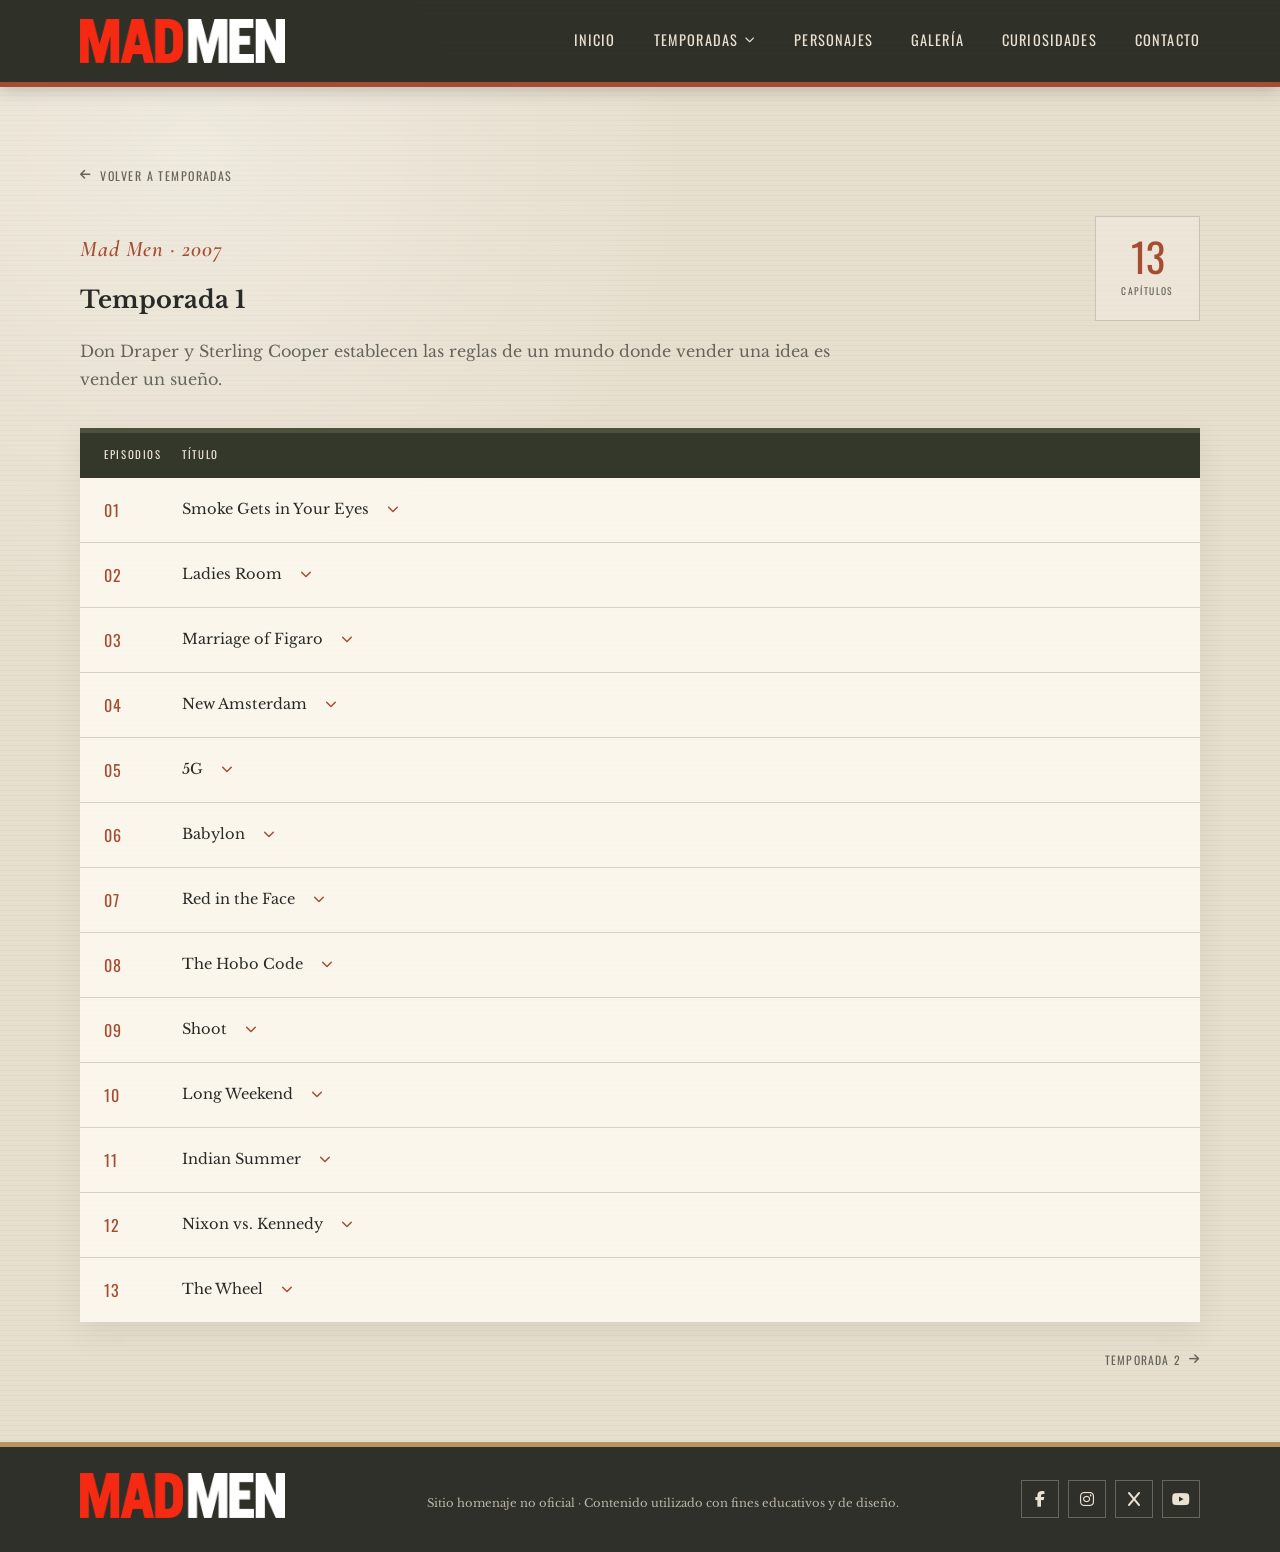
<file: temporada-1.html>
<!DOCTYPE html>
<html lang="es">
<head>
  <meta charset="UTF-8">
  <meta name="viewport" content="width=device-width, initial-scale=1.0">
  <meta name="description" content="Mad Men — temporadas y capítulos.">
  <title>Mad Men | Temporadas</title>
  <link rel="preconnect" href="https://fonts.googleapis.com">
  <link rel="preconnect" href="https://fonts.gstatic.com" crossorigin>
  <link href="https://fonts.googleapis.com/css2?family=Cormorant+Garamond:ital,wght@1,600&family=Libre+Baskerville:wght@400;700&family=Oswald:wght@400;500;600&display=swap" rel="stylesheet">
  <link rel="stylesheet" href="https://cdnjs.cloudflare.com/ajax/libs/font-awesome/6.5.2/css/all.min.css">
  <link rel="stylesheet" href="css/estilos.css">
</head>
<body>
<header class="site-header">
  <div class="container header-inner">
    <a class="brand" href="index.html" aria-label="Mad Men, volver al inicio"><img src="img/logo-mad-men.png" alt="Mad Men"></a>
    <button class="menu-toggle" type="button" aria-label="Abrir menú" aria-expanded="false"><i class="fa-solid fa-bars"></i></button>
    <nav class="main-nav" aria-label="Navegación principal">
      <a href="index.html">Inicio</a>
      <div class="nav-dropdown">
          <a class="season-nav-link" href="temporadas.html" aria-haspopup="true">
            Temporadas <i class="fa-solid fa-chevron-down" aria-hidden="true"></i>
          </a>
          <div class="season-submenu" aria-label="Seleccionar temporada">
            <a href="temporada-1.html">Temporada 1</a>
            <a href="temporada-2.html">Temporada 2</a>
            <a href="temporada-3.html">Temporada 3</a>
            <a href="temporada-4.html">Temporada 4</a>
            <a href="temporada-5.html">Temporada 5</a>
            <a href="temporada-6.html">Temporada 6</a>
            <a href="temporada-7.html">Temporada 7</a>
          </div>
        </div>
      <a href="personajes.html">Personajes</a>
      <a href="galeria.html">Galería</a>
      <a href="curiosidades.html">Curiosidades</a>
      <a href="contacto.html">Contacto</a>
    </nav>
  </div>
</header>
<main class="page season-detail-page">
  <section class="container season-detail-heading">
    <a class="back-link" href="temporadas.html"><i class="fa-solid fa-arrow-left"></i> Volver a temporadas</a>
    <div class="season-title-row">
      <div><p class="eyebrow">Mad Men · 2007</p><h1>Temporada 1</h1></div>
      <div class="season-stamp"><span>13</span><small>CAPÍTULOS</small></div>
    </div>
    <div class="rule"></div>
    <p>Don Draper y Sterling Cooper establecen las reglas de un mundo donde vender una idea es vender un sueño.</p>
  </section>

  <section class="container episodes-panel" aria-label="Capítulos de la temporada 1">
    <div class="episodes-header"><span>EPISODIOS</span><span>TÍTULO</span></div>
    <ol class="episodes-list">
      <li class="episode-item episode-featured">
        <span class="episode-number">01</span>
        <div class="episode-featured-content">
          <div class="episode-featured-info">
            <details class="episode-details">
              <summary class="episode-title">
                <span>Smoke Gets in Your Eyes</span>
                <i class="fa-solid fa-chevron-down" aria-hidden="true"></i>
              </summary>
              <div class="episode-summary">
                <div class="episode-summary-image">
                  <img src="img/temporada-1-episodio-1.png" alt="Escena de Smoke Gets in Your Eyes">
                </div>
                <p>Nueva York, años 60. En la Edad de Oro de la publicidad impulsada por el ego, todo el mundo está vendiendo algo y nada es lo que parece.</p>
              </div>
            </details>
          </div>
        </div>
      </li>
      <li class="episode-item episode-featured">
        <span class="episode-number">02</span>
        <div class="episode-featured-content">
          <div class="episode-featured-info">
            <details class="episode-details">
              <summary class="episode-title">
                <span>Ladies Room</span>
                <i class="fa-solid fa-chevron-down" aria-hidden="true"></i>
              </summary>
              <div class="episode-summary">
                <div class="episode-summary-image">
                  <img src="img/02 Ladies Room.jpg" alt="Escena de Ladies Room">
                </div>
                <p>Peggy intenta adaptarse a la vertiginosa dinámica de la agencia mientras explora los límites y expectativas impuestas a las mujeres en el ámbito laboral de los años sesenta.</p>
              </div>
            </details>
          </div>
        </div>
      </li>
      <li class="episode-item episode-featured">
        <span class="episode-number">03</span>
        <div class="episode-featured-content">
          <div class="episode-featured-info">
            <details class="episode-details">
              <summary class="episode-title">
                <span>Marriage of Figaro</span>
                <i class="fa-solid fa-chevron-down" aria-hidden="true"></i>
              </summary>
              <div class="episode-summary">
                <div class="episode-summary-image">
                  <img src="img/03 Marriage of Figaro.jpg" alt="Escena de Marriage of Figaro">
                </div>
                <p>Las tensiones familiares y las apariencias sociales se cruzan durante la fiesta de cumpleaños de Sally, revelando las grietas en la vida doméstica de los Draper.</p>
              </div>
            </details>
          </div>
        </div>
      </li>
      <li class="episode-item episode-featured">
        <span class="episode-number">04</span>
        <div class="episode-featured-content">
          <div class="episode-featured-info">
            <details class="episode-details">
              <summary class="episode-title">
                <span>New Amsterdam</span>
                <i class="fa-solid fa-chevron-down" aria-hidden="true"></i>
              </summary>
              <div class="episode-summary">
                <div class="episode-summary-image">
                  <img src="img/04 New Amsterdam.jpg" alt="Escena de New Amsterdam">
                </div>
                <p>Mientras Pete toma decisiones precipitadas sobre su futuro personal y profesional, Don maneja un encargo clave para unos grandes almacenes.</p>
              </div>
            </details>
          </div>
        </div>
      </li>
      <li class="episode-item episode-featured">
        <span class="episode-number">05</span>
        <div class="episode-featured-content">
          <div class="episode-featured-info">
            <details class="episode-details">
              <summary class="episode-title">
                <span>5G</span>
                <i class="fa-solid fa-chevron-down" aria-hidden="true"></i>
              </summary>
              <div class="episode-summary">
                <div class="episode-summary-image">
                  <img src="img/05 5G.jpg" alt="Escena de 5G">
                </div>
                <p>La agencia busca asegurar una importante cuenta de aviación, al tiempo que las relaciones clandestinas y las presiones del éxito ponen a prueba a los ejecutivos.</p>
              </div>
            </details>
          </div>
        </div>
      </li>
      <li class="episode-item episode-featured">
        <span class="episode-number">06</span>
        <div class="episode-featured-content">
          <div class="episode-featured-info">
            <details class="episode-details">
              <summary class="episode-title">
                <span>Babylon</span>
                <i class="fa-solid fa-chevron-down" aria-hidden="true"></i>
              </summary>
              <div class="episode-summary">
                <div class="episode-summary-image">
                  <img src="img/06 Babylon.jpg" alt="Escena de Babylon">
                </div>
                <p>Un ejecutivo israelí visita la agencia para proponer una campaña de marketing de gran alcance, mientras los personajes reflexionan sobre sus propias raíces y deseos.</p>
              </div>
            </details>
          </div>
        </div>
      </li>
      <li class="episode-item episode-featured">
        <span class="episode-number">07</span>
        <div class="episode-featured-content">
          <div class="episode-featured-info">
            <details class="episode-details">
              <summary class="episode-title">
                <span>Red in the Face</span>
                <i class="fa-solid fa-chevron-down" aria-hidden="true"></i>
              </summary>
              <div class="episode-summary">
                <div class="episode-summary-image">
                  <img src="img/07 Red in the Face.jpg" alt="Escena de Red in the Face">
                </div>
                <p>Los rencores acumulados y los celos profesionales estallan en una cena de negocios memorable que saca a relucir el lado más impulsivo de los socios.</p>
              </div>
            </details>
          </div>
        </div>
      </li>
      <li class="episode-item episode-featured">
        <span class="episode-number">08</span>
        <div class="episode-featured-content">
          <div class="episode-featured-info">
            <details class="episode-details">
              <summary class="episode-title">
                <span>The Hobo Code</span>
                <i class="fa-solid fa-chevron-down" aria-hidden="true"></i>
              </summary>
              <div class="episode-summary">
                <div class="episode-summary-image">
                  <img src="img/08 The Hobo Code.jpg" alt="Escena de The Hobo Code">
                </div>
                <p>Un encuentro inesperado en el pasado de Don evoca memorias profundas sobre su infancia errante, contrastando con el estilo de vida bohemio que descubre en Manhattan.</p>
              </div>
            </details>
          </div>
        </div>
      </li>
      <li class="episode-item episode-featured">
        <span class="episode-number">09</span>
        <div class="episode-featured-content">
          <div class="episode-featured-info">
            <details class="episode-details">
              <summary class="episode-title">
                <span>Shoot</span>
                <i class="fa-solid fa-chevron-down" aria-hidden="true"></i>
              </summary>
              <div class="episode-summary">
                <div class="episode-summary-image">
                  <img src="img/09 Shoot.jpg" alt="Escena de Shoot">
                </div>
                <p>Betty recibe una inesperada y atractiva propuesta de modelaje publicitario que altera las dinámicas tradicionales en su hogar, mientras la agencia persigue una gran cuenta de cosméticos.</p>
              </div>
            </details>
          </div>
        </div>
      </li>
      <li class="episode-item episode-featured">
        <span class="episode-number">10</span>
        <div class="episode-featured-content">
          <div class="episode-featured-info">
            <details class="episode-details">
              <summary class="episode-title">
                <span>Long Weekend</span>
                <i class="fa-solid fa-chevron-down" aria-hidden="true"></i>
              </summary>
              <div class="episode-summary">
                <div class="episode-summary-image">
                  <img src="img/10 Long Weekend.jpg" alt="Escena de Long Weekend">
                </div>
                <p>Durante un fin de semana largo marcado por la tensión política y corporativa, los ejecutivos lidian con decisiones que alterarán el rumbo de la agencia.</p>
              </div>
            </details>
          </div>
        </div>
      </li>
      <li class="episode-item episode-featured">
        <span class="episode-number">11</span>
        <div class="episode-featured-content">
          <div class="episode-featured-info">
            <details class="episode-details">
              <summary class="episode-title">
                <span>Indian Summer</span>
                <i class="fa-solid fa-chevron-down" aria-hidden="true"></i>
              </summary>
              <div class="episode-summary">
                <div class="episode-summary-image">
                  <img src="img/11 Indian Summer.jpg" alt="Escena de Indian Summer">
                </div>
                <p>Las altas temperaturas otoñales coinciden con discusiones clave sobre nuevas campañas y cuentas importantes que sacuden la jerarquía de la oficina.</p>
              </div>
            </details>
          </div>
        </div>
      </li>
      <li class="episode-item episode-featured">
        <span class="episode-number">12</span>
        <div class="episode-featured-content">
          <div class="episode-featured-info">
            <details class="episode-details">
              <summary class="episode-title">
                <span>Nixon vs. Kennedy</span>
                <i class="fa-solid fa-chevron-down" aria-hidden="true"></i>
              </summary>
              <div class="episode-summary">
                <div class="episode-summary-image">
                  <img src="img/12 Nixon vs. Kennedy.jpg" alt="Escena de Nixon vs. Kennedy">
                </div>
                <p>Con las elecciones presidenciales de fondo, la rivalidad interna en Sterling Cooper escala al límite mientras se definen ascensos y puestos clave.</p>
              </div>
            </details>
          </div>
        </div>
      </li>
      <li class="episode-item episode-featured">
        <span class="episode-number">13</span>
        <div class="episode-featured-content">
          <div class="episode-featured-info">
            <details class="episode-details">
              <summary class="episode-title">
                <span>The Wheel</span>
                <i class="fa-solid fa-chevron-down" aria-hidden="true"></i>
              </summary>
              <div class="episode-summary">
                <div class="episode-summary-image">
                  <img src="img/13 The Wheel.jpg" alt="Escena de The Wheel">
                </div>
                <p>En el impactante cierre de temporada, Don presenta una de sus ideas más brillantes y conmovedoras, mientras las vidas personales de los protagonistas dan giros inesperados.</p>
              </div>
            </details>
          </div>
        </div>
      </li>
    </ol>
  </section>

  <nav class="container season-pager" aria-label="Navegar entre temporadas">
    <span></span>
    <a class="season-nav next" href="temporada-2.html">Temporada 2 <i class="fa-solid fa-arrow-right"></i></a>
  </nav>
</main>

<footer class="site-footer">
  <div class="container footer-inner">

    <div class="footer-brand">
      <a class="brand" href="index.html" aria-label="Mad Men, volver al inicio">
        <img src="img/logo-mad-men.png" alt="Mad Men">
      </a>
    </div>

    <p class="legal">
      Sitio homenaje no oficial · Contenido utilizado con fines educativos y de diseño.
    </p>

    <div class="social">
      <a href="https://www.facebook.com/MadMen" target="_blank" rel="noopener noreferrer" aria-label="Facebook">
        <i class="fa-brands fa-facebook-f"></i>
      </a>

      <a href="https://www.instagram.com/madmen_amc/" target="_blank" rel="noopener noreferrer" aria-label="Instagram">
        <i class="fa-brands fa-instagram"></i>
      </a>

      <a href="https://x.com/MadMen_AMC" target="_blank" rel="noopener noreferrer" aria-label="X (Twitter)">
        <i class="fa-brands fa-x"></i>
      </a>

      <a href="https://www.youtube.com/@amcplus" target="_blank" rel="noopener noreferrer" aria-label="YouTube">
        <i class="fa-brands fa-youtube"></i>
      </a>
    </div>

  </div>
</footer>

<script src="js/scripts.js"></script>
</body>
</html>
</file>
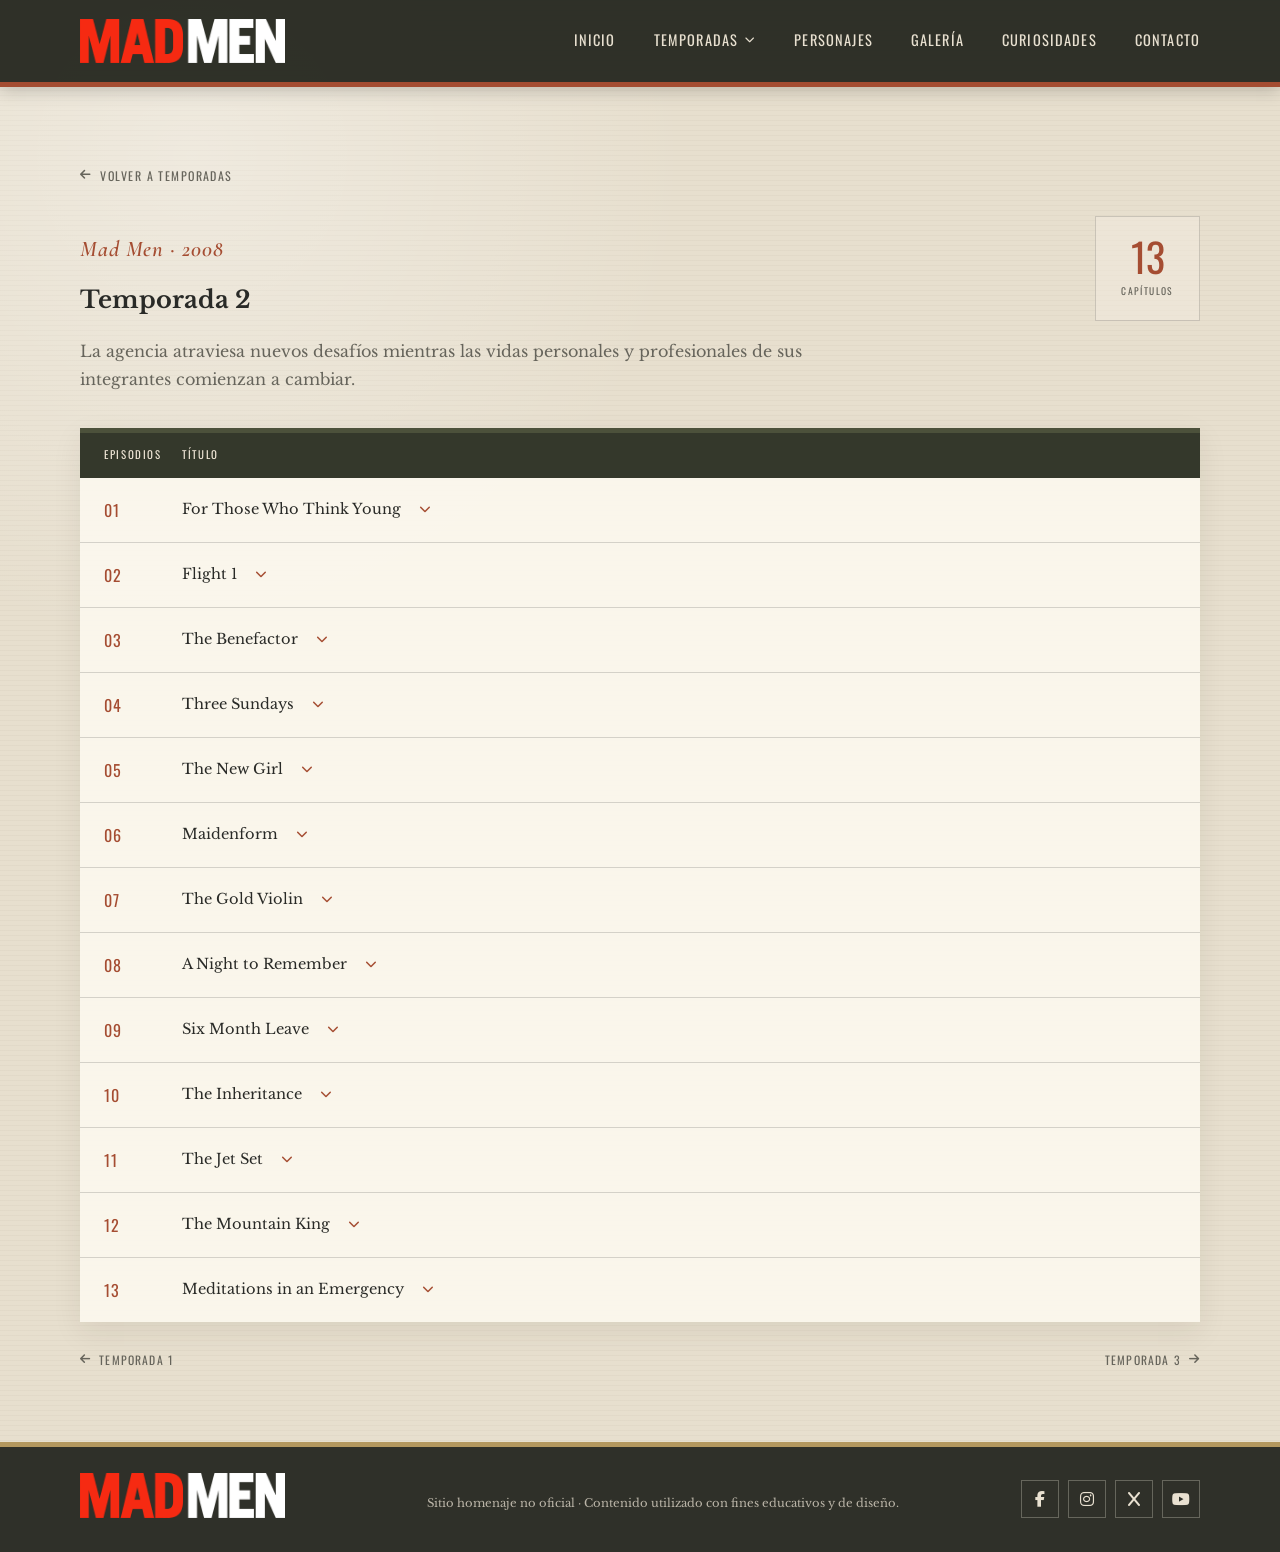
<file: temporada-2.html>
<!DOCTYPE html>
<html lang="es">
<head>
  <meta charset="UTF-8">
  <meta name="viewport" content="width=device-width, initial-scale=1.0">
  <meta name="description" content="Mad Men — temporadas y capítulos.">
  <title>Mad Men | Temporadas</title>
  <link rel="preconnect" href="https://fonts.googleapis.com">
  <link rel="preconnect" href="https://fonts.gstatic.com" crossorigin>
  <link href="https://fonts.googleapis.com/css2?family=Cormorant+Garamond:ital,wght@1,600&family=Libre+Baskerville:wght@400;700&family=Oswald:wght@400;500;600&display=swap" rel="stylesheet">
  <link rel="stylesheet" href="https://cdnjs.cloudflare.com/ajax/libs/font-awesome/6.5.2/css/all.min.css">
  <link rel="stylesheet" href="css/estilos.css">
</head>
<body>
<header class="site-header">
  <div class="container header-inner">
    <a class="brand" href="index.html" aria-label="Mad Men, volver al inicio"><img src="img/logo-mad-men.png" alt="Mad Men"></a>
    <button class="menu-toggle" type="button" aria-label="Abrir menú" aria-expanded="false"><i class="fa-solid fa-bars"></i></button>
    <nav class="main-nav" aria-label="Navegación principal">
      <a href="index.html">Inicio</a>
      <div class="nav-dropdown">
          <a class="season-nav-link" href="temporadas.html" aria-haspopup="true">
            Temporadas <i class="fa-solid fa-chevron-down" aria-hidden="true"></i>
          </a>
          <div class="season-submenu" aria-label="Seleccionar temporada">
            <a href="temporada-1.html">Temporada 1</a>
            <a href="temporada-2.html">Temporada 2</a>
            <a href="temporada-3.html">Temporada 3</a>
            <a href="temporada-4.html">Temporada 4</a>
            <a href="temporada-5.html">Temporada 5</a>
            <a href="temporada-6.html">Temporada 6</a>
            <a href="temporada-7.html">Temporada 7</a>
          </div>
        </div>
      <a href="personajes.html">Personajes</a>
      <a href="galeria.html">Galería</a>
      <a href="curiosidades.html">Curiosidades</a>
      <a href="contacto.html">Contacto</a>
    </nav>
  </div>
</header>
<main class="page season-detail-page">
  <section class="container season-detail-heading">
    <a class="back-link" href="temporadas.html"><i class="fa-solid fa-arrow-left"></i> Volver a temporadas</a>
    <div class="season-title-row">
      <div><p class="eyebrow">Mad Men · 2008</p><h1>Temporada 2</h1></div>
      <div class="season-stamp"><span>13</span><small>CAPÍTULOS</small></div>
    </div>
    <div class="rule"></div>
    <p>La agencia atraviesa nuevos desafíos mientras las vidas personales y profesionales de sus integrantes comienzan a cambiar.</p>
  </section>

  <section class="container episodes-panel" aria-label="Capítulos de la temporada 2">
    <div class="episodes-header"><span>EPISODIOS</span><span>TÍTULO</span></div>
    <ol class="episodes-list">
      <li class="episode-item episode-featured">
        <span class="episode-number">01</span>
        <div class="episode-featured-content">
          <div class="episode-featured-info">
            <details class="episode-details">
              <summary class="episode-title">
                <span>For Those Who Think Young</span>
                <i class="fa-solid fa-chevron-down" aria-hidden="true"></i>
              </summary>
              <div class="episode-summary">
                <div class="episode-summary-image">
                  <img src="img/02 01 For Those Who Think Young.jpg" alt="Escena de For Those Who Think Young">
                </div>
                <p>En el inicio de la segunda temporada, Sterling Cooper busca adaptarse a los nuevos tiempos mientras Don se enfrenta a dinámicas cambiantes en la agencia y en su vida personal.</p>
              </div>
            </details>
          </div>
        </div>
      </li>
      <li class="episode-item episode-featured">
        <span class="episode-number">02</span>
        <div class="episode-featured-content">
          <div class="episode-featured-info">
            <details class="episode-details">
              <summary class="episode-title">
                <span>Flight 1</span>
                <i class="fa-solid fa-chevron-down" aria-hidden="true"></i>
              </summary>
              <div class="episode-summary">
                <div class="episode-summary-image">
                  <img src="img/02 02 Flight 1.jpg" alt="Escena de Flight 1">
                </div>
                <p>Un trágico accidente aéreo sacude a la industria de la aviación, obligando a la agencia a replantearse sus estrategias comerciales y su aproximación con los clientes.</p>
              </div>
            </details>
          </div>
        </div>
      </li>
      <li class="episode-item episode-featured">
        <span class="episode-number">03</span>
        <div class="episode-featured-content">
          <div class="episode-featured-info">
            <details class="episode-details">
              <summary class="episode-title">
                <span>The Benefactor</span>
                <i class="fa-solid fa-chevron-down" aria-hidden="true"></i>
              </summary>
              <div class="episode-summary">
                <div class="episode-summary-image">
                  <img src="img/02 03 The Benefactor.jpg" alt="Escena de The Benefactor">
                </div>
                <p>Las tensiones y exigencias de los clientes generan situaciones complejas para los ejecutivos, poniendo a prueba la diplomacia y el talento creativo de Don Draper.</p>
              </div>
            </details>
          </div>
        </div>
      </li>
      <li class="episode-item episode-featured">
        <span class="episode-number">04</span>
        <div class="episode-featured-content">
          <div class="episode-featured-info">
            <details class="episode-details">
              <summary class="episode-title">
                <span>Three Sundays</span>
                <i class="fa-solid fa-chevron-down" aria-hidden="true"></i>
              </summary>
              <div class="episode-summary">
                <div class="episode-summary-image">
                  <img src="img/02 04 Three Sundays.jpg" alt="Escena de Three Sundays">
                </div>
                <p>A través de tres fines de semana consecutivos, las responsabilidades laborales y las obligaciones familiares chocan, alterando la rutina de varios miembros de la oficina.</p>
              </div>
            </details>
          </div>
        </div>
      </li>
      <li class="episode-item episode-featured">
        <span class="episode-number">05</span>
        <div class="episode-featured-content">
          <div class="episode-featured-info">
            <details class="episode-details">
              <summary class="episode-title">
                <span>The New Girl</span>
                <i class="fa-solid fa-chevron-down" aria-hidden="true"></i>
              </summary>
              <div class="episode-summary">
                <div class="episode-summary-image">
                  <img src="img/02 05 The New Girl.jpg" alt="Escena de The New Girl">
                </div>
                <p>La llegada de nuevos rostros y dinámicas a la agencia altera las relaciones cotidianas, obligando a los personajes a redefinir sus alianzas profesionales..</p>
              </div>
            </details>
          </div>
        </div>
      </li>
      <li class="episode-item episode-featured">
        <span class="episode-number">06</span>
        <div class="episode-featured-content">
          <div class="episode-featured-info">
            <details class="episode-details">
              <summary class="episode-title">
                <span>Maidenform</span>
                <i class="fa-solid fa-chevron-down" aria-hidden="true"></i>
              </summary>
              <div class="episode-summary">
                <div class="episode-summary-image">
                  <img src="img/02 06 Maidenform.jpg" alt="Escena de Maidenform">
                </div>
                <p>Una nueva campaña publicitaria sobre ropa interior femenina lleva a los creativos a profundizar en la psicología de los deseos y percepciones de género de la época.</p>
              </div>
            </details>
          </div>
        </div>
      </li>
      <li class="episode-item episode-featured">
        <span class="episode-number">07</span>
        <div class="episode-featured-content">
          <div class="episode-featured-info">
            <details class="episode-details">
              <summary class="episode-title">
                <span>The Gold Violin</span>
                <i class="fa-solid fa-chevron-down" aria-hidden="true"></i>
              </summary>
              <div class="episode-summary">
                <div class="episode-summary-image">
                  <img src="img/02 07 The Gold Violin.jpg" alt="Escena de The Gold Violin">
                </div>
                <p>Los desacuerdos internos y los retos con cuentas clave generan fricciones en los pasillos de Sterling Cooper, evidenciando las ambiciones individuales de cada socio.</p>
              </div>
            </details>
          </div>
        </div>
      </li>
      <li class="episode-item episode-featured">
        <span class="episode-number">08</span>
        <div class="episode-featured-content">
          <div class="episode-featured-info">
            <details class="episode-details">
              <summary class="episode-title">
                <span>A Night to Remember</span>
                <i class="fa-solid fa-chevron-down" aria-hidden="true"></i>
              </summary>
              <div class="episode-summary">
                <div class="episode-summary-image">
                  <img src="img/02 08 A Night to Remember.jpg" alt="Escena de A Night to Remember">
                </div>
                <p>Se aproxima una gran fiesta corporativa organizada por los altos mandos, mientras los secretos y tensiones familiares de los personajes amenazan con salir a la luz.</p>
              </div>
            </details>
          </div>
        </div>
      </li>
      <li class="episode-item episode-featured">
        <span class="episode-number">09</span>
        <div class="episode-featured-content">
          <div class="episode-featured-info">
            <details class="episode-details">
              <summary class="episode-title">
                <span>Six Month Leave</span>
                <i class="fa-solid fa-chevron-down" aria-hidden="true"></i>
              </summary>
              <div class="episode-summary">
                <div class="episode-summary-image">
                  <img src="img/02 09 Six Month Leave.jpg" alt="Escena de Six Month Leave">
                </div>
                <p>Las decisiones drásticas y los cambios repentinos sacuden el liderazgo de la agencia, dejando secuelas imborrables en el entorno laboral de Sterling Cooper.</p>
              </div>
            </details>
          </div>
        </div>
      </li>
      <li class="episode-item episode-featured">
        <span class="episode-number">10</span>
        <div class="episode-featured-content">
          <div class="episode-featured-info">
            <details class="episode-details">
              <summary class="episode-title">
                <span>The Inheritance</span>
                <i class="fa-solid fa-chevron-down" aria-hidden="true"></i>
              </summary>
              <div class="episode-summary">
                <div class="episode-summary-image">
                  <img src="img/02 10 The Inheritance.jpg" alt="Escena de The Inheritance">
                </div>
                <p>Las expectativas familiares, los legados y las relaciones personales se vuelven el centro de atención para varios integrantes de la agencia fuera del horario de oficina.</p>
              </div>
            </details>
          </div>
        </div>
      </li>
      <li class="episode-item episode-featured">
        <span class="episode-number">11</span>
        <div class="episode-featured-content">
          <div class="episode-featured-info">
            <details class="episode-details">
              <summary class="episode-title">
                <span>The Jet Set</span>
                <i class="fa-solid fa-chevron-down" aria-hidden="true"></i>
              </summary>
              <div class="episode-summary">
                <div class="episode-summary-image">
                  <img src="img/02 11 The Jet Set.jpg" alt="Escena de The Jet Set">
                </div>
                <p>Un viaje de negocios saca a Don de su entorno habitual, introduciéndolo en un estilo de vida bohemio, exclusivo y completamente desinhibido.</p>
              </div>
            </details>
          </div>
        </div>
      </li>
      <li class="episode-item episode-featured">
        <span class="episode-number">12</span>
        <div class="episode-featured-content">
          <div class="episode-featured-info">
            <details class="episode-details">
              <summary class="episode-title">
                <span>The Mountain King</span>
                <i class="fa-solid fa-chevron-down" aria-hidden="true"></i>
              </summary>
              <div class="episode-summary">
                <div class="episode-summary-image">
                  <img src="img/02 12 The Mountain King.jpg" alt="Escena de The Mountain King">
                </div>
                <p>Las negociaciones comerciales con importantes empresas multinacionales ponen bajo presión a los directivos, alterando los planes estratégicos de la compañía.</p>
              </div>
            </details>
          </div>
        </div>
      </li>
      <li class="episode-item episode-featured">
        <span class="episode-number">13</span>
        <div class="episode-featured-content">
          <div class="episode-featured-info">
            <details class="episode-details">
              <summary class="episode-title">
                <span>Meditations in an Emergency</span>
                <i class="fa-solid fa-chevron-down" aria-hidden="true"></i>
              </summary>
              <div class="episode-summary">
                <div class="episode-summary-image">
                  <img src="img/02 13 Meditations in an Emergency.jpg" alt="Escena de Meditations in an Emergency">
                </div>
                <p>En el dramático cierre de temporada, la crisis de los misiles en Cuba y las turbulencias personales obligan a los personajes a tomar decisiones radicales sobre sus vidas.</p>
              </div>
            </details>
          </div>
        </div>
      </li>
    </ol>
  </section>

  <nav class="container season-pager" aria-label="Navegar entre temporadas">
    <a class="season-nav prev" href="temporada-1.html"><i class="fa-solid fa-arrow-left"></i> Temporada 1</a>
    <a class="season-nav next" href="temporada-3.html">Temporada 3 <i class="fa-solid fa-arrow-right"></i></a>
  </nav>
</main>

<footer class="site-footer">
  <div class="container footer-inner">

    <div class="footer-brand">
      <a class="brand" href="index.html" aria-label="Mad Men, volver al inicio">
        <img src="img/logo-mad-men.png" alt="Mad Men">
      </a>
    </div>

    <p class="legal">
      Sitio homenaje no oficial · Contenido utilizado con fines educativos y de diseño.
    </p>

    <div class="social">
      <a href="https://www.facebook.com/MadMen" target="_blank" rel="noopener noreferrer" aria-label="Facebook">
        <i class="fa-brands fa-facebook-f"></i>
      </a>

      <a href="https://www.instagram.com/madmen_amc/" target="_blank" rel="noopener noreferrer" aria-label="Instagram">
        <i class="fa-brands fa-instagram"></i>
      </a>

      <a href="https://x.com/MadMen_AMC" target="_blank" rel="noopener noreferrer" aria-label="X (Twitter)">
        <i class="fa-brands fa-x"></i>
      </a>

      <a href="https://www.youtube.com/@amcplus" target="_blank" rel="noopener noreferrer" aria-label="YouTube">
        <i class="fa-brands fa-youtube"></i>
      </a>
    </div>

  </div>
</footer>

<script src="js/scripts.js"></script>
</body>
</html>
</file>
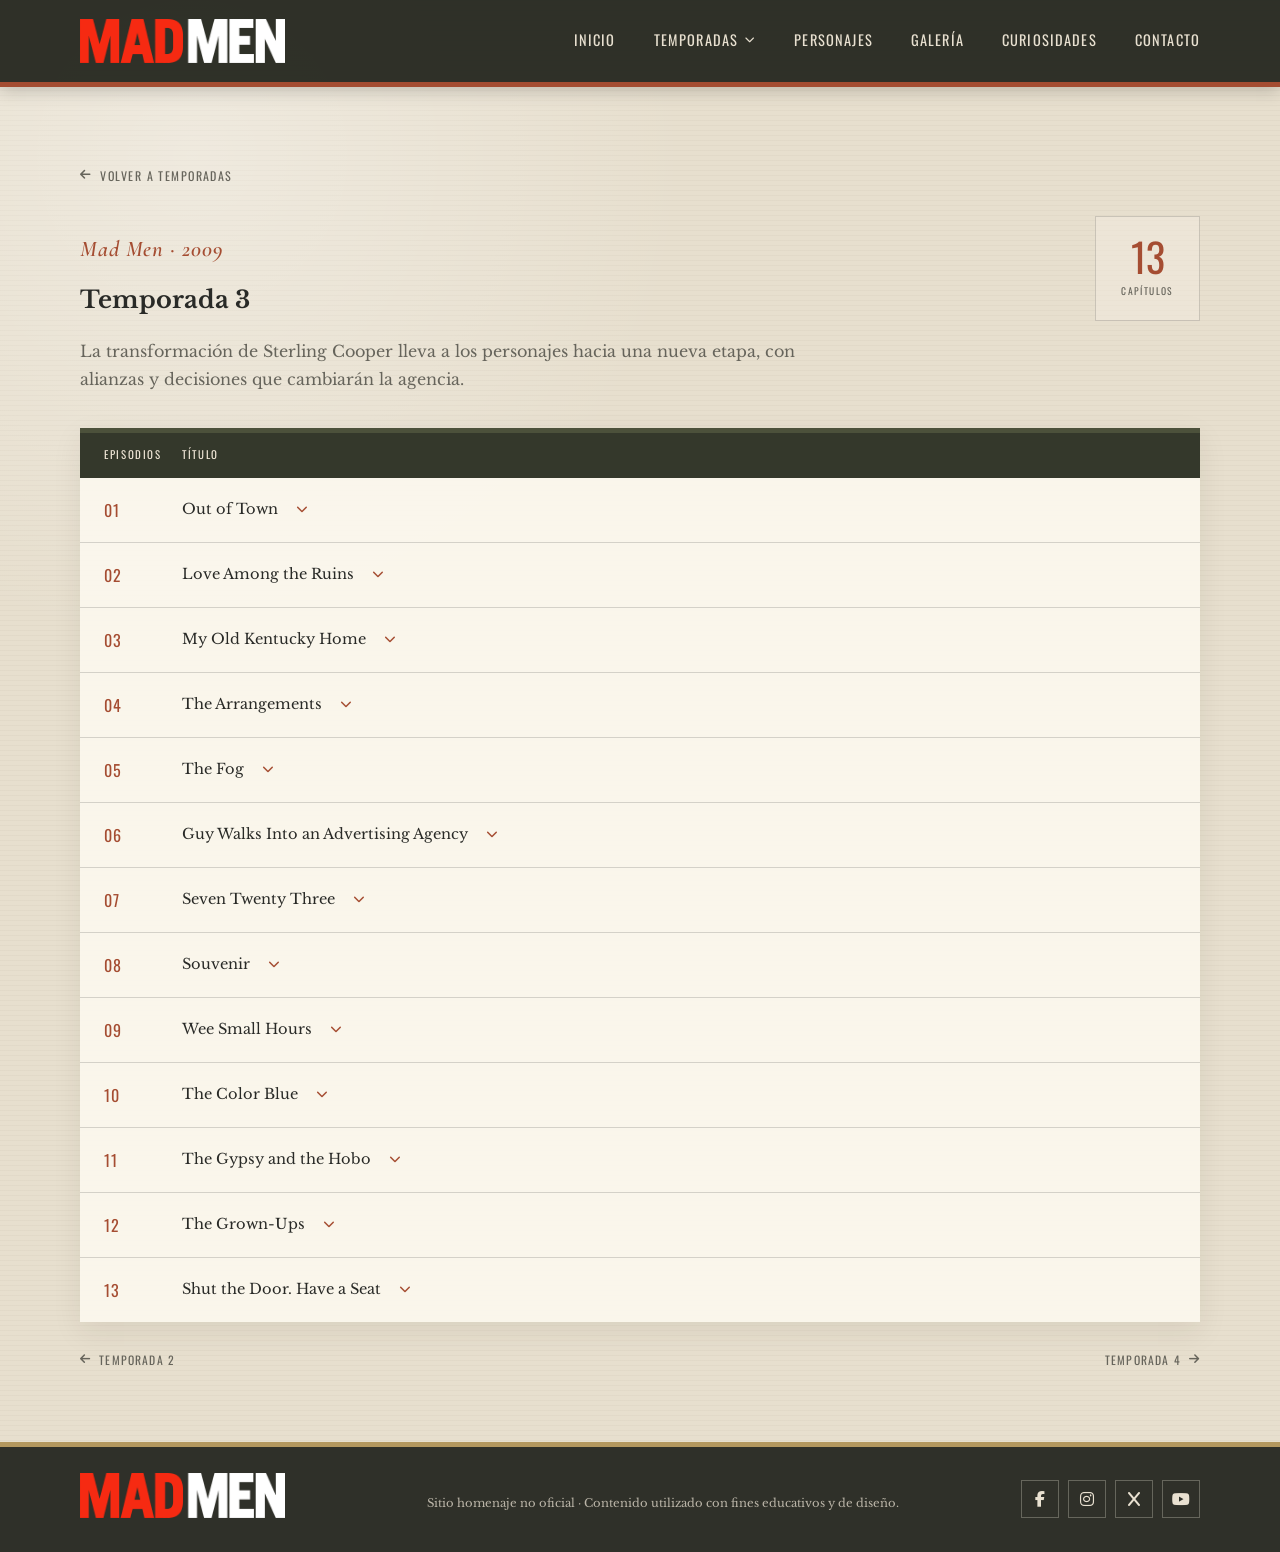
<file: temporada-3.html>
<!DOCTYPE html>
<html lang="es">
<head>
  <meta charset="UTF-8">
  <meta name="viewport" content="width=device-width, initial-scale=1.0">
  <meta name="description" content="Mad Men — temporadas y capítulos.">
  <title>Mad Men | Temporadas</title>
  <link rel="preconnect" href="https://fonts.googleapis.com">
  <link rel="preconnect" href="https://fonts.gstatic.com" crossorigin>
  <link href="https://fonts.googleapis.com/css2?family=Cormorant+Garamond:ital,wght@1,600&family=Libre+Baskerville:wght@400;700&family=Oswald:wght@400;500;600&display=swap" rel="stylesheet">
  <link rel="stylesheet" href="https://cdnjs.cloudflare.com/ajax/libs/font-awesome/6.5.2/css/all.min.css">
  <link rel="stylesheet" href="css/estilos.css">
</head>
<body>
<header class="site-header">
  <div class="container header-inner">
    <a class="brand" href="index.html" aria-label="Mad Men, volver al inicio"><img src="img/logo-mad-men.png" alt="Mad Men"></a>
    <button class="menu-toggle" type="button" aria-label="Abrir menú" aria-expanded="false"><i class="fa-solid fa-bars"></i></button>
    <nav class="main-nav" aria-label="Navegación principal">
      <a href="index.html">Inicio</a>
      <div class="nav-dropdown">
          <a class="season-nav-link" href="temporadas.html" aria-haspopup="true">
            Temporadas <i class="fa-solid fa-chevron-down" aria-hidden="true"></i>
          </a>
          <div class="season-submenu" aria-label="Seleccionar temporada">
            <a href="temporada-1.html">Temporada 1</a>
            <a href="temporada-2.html">Temporada 2</a>
            <a href="temporada-3.html">Temporada 3</a>
            <a href="temporada-4.html">Temporada 4</a>
            <a href="temporada-5.html">Temporada 5</a>
            <a href="temporada-6.html">Temporada 6</a>
            <a href="temporada-7.html">Temporada 7</a>
          </div>
        </div>
      <a href="personajes.html">Personajes</a>
      <a href="galeria.html">Galería</a>
      <a href="curiosidades.html">Curiosidades</a>
      <a href="contacto.html">Contacto</a>
    </nav>
  </div>
</header>
<main class="page season-detail-page">
  <section class="container season-detail-heading">
    <a class="back-link" href="temporadas.html"><i class="fa-solid fa-arrow-left"></i> Volver a temporadas</a>
    <div class="season-title-row">
      <div><p class="eyebrow">Mad Men · 2009</p><h1>Temporada 3</h1></div>
      <div class="season-stamp"><span>13</span><small>CAPÍTULOS</small></div>
    </div>
    <div class="rule"></div>
    <p>La transformación de Sterling Cooper lleva a los personajes hacia una nueva etapa, con alianzas y decisiones que cambiarán la agencia.</p>
  </section>

  <section class="container episodes-panel" aria-label="Capítulos de la temporada 3">
    <div class="episodes-header"><span>EPISODIOS</span><span>TÍTULO</span></div>
    <ol class="episodes-list">
      <li class="episode-item episode-featured">
        <span class="episode-number">01</span>
        <div class="episode-featured-content">
          <div class="episode-featured-info">
            <details class="episode-details">
              <summary class="episode-title">
                <span>Out of Town</span>
                <i class="fa-solid fa-chevron-down" aria-hidden="true"></i>
              </summary>
              <div class="episode-summary">
                <div class="episode-summary-image">
                  <img src="img/03 01 Out of Town.jpg" alt="Escena de Out of Town">
                </div>
                <p>Don viaja por negocios a Baltimore junto a Sal, donde ambos experimentan situaciones imprevistas que revelan nuevas facetas de sus vidas personales y profesionales.</p>
              </div>
            </details>
          </div>
        </div>
      </li>
      <li class="episode-item episode-featured">
        <span class="episode-number">02</span>
        <div class="episode-featured-content">
          <div class="episode-featured-info">
            <details class="episode-details">
              <summary class="episode-title">
                <span>Love Among the Ruins</span>
                <i class="fa-solid fa-chevron-down" aria-hidden="true"></i>
              </summary>
              <div class="episode-summary">
                <div class="episode-summary-image">
                  <img src="img/03 02 Love Among the Ruins.jpg" alt="Escena de Love Among the Ruins">
                </div>
                <p>La agencia se prepara para un importante comercial de televisión mientras Peggy lidia con los retos y prejuicios de su entorno laboral en constante evolución.</p>
              </div>
            </details>
          </div>
        </div>
      </li>
      <li class="episode-item episode-featured">
        <span class="episode-number">03</span>
        <div class="episode-featured-content">
          <div class="episode-featured-info">
            <details class="episode-details">
              <summary class="episode-title">
                <span>My Old Kentucky Home</span>
                <i class="fa-solid fa-chevron-down" aria-hidden="true"></i>
              </summary>
              <div class="episode-summary">
                <div class="episode-summary-image">
                  <img src="img/03 03 My Old Kentucky Home.jpg" alt="Escena de My Old Kentucky Home">
                </div>
                <p>Los miembros de Sterling Cooper asisten a una ostentosa fiesta inspirada en el derby de Kentucky, un evento social repleto de tensiones y momentos inolvidables.</p>
              </div>
            </details>
          </div>
        </div>
      </li>
      <li class="episode-item episode-featured">
        <span class="episode-number">04</span>
        <div class="episode-featured-content">
          <div class="episode-featured-info">
            <details class="episode-details">
              <summary class="episode-title">
                <span>The Arrangements</span>
                <i class="fa-solid fa-chevron-down" aria-hidden="true"></i>
              </summary>
              <div class="episode-summary">
                <div class="episode-summary-image">
                  <img src="img/03 04 The Arrangements.jpg" alt="Escena de The Arrangements">
                </div>
                <p>Una pérdida familiar impacta profundamente a los Draper, obligando a Don y Betty a reflexionar sobre sus responsabilidades y el rumbo de su matrimonio.</p>
              </div>
            </details>
          </div>
        </div>
      </li>
      <li class="episode-item episode-featured">
        <span class="episode-number">05</span>
        <div class="episode-featured-content">
          <div class="episode-featured-info">
            <details class="episode-details">
              <summary class="episode-title">
                <span>The Fog</span>
                <i class="fa-solid fa-chevron-down" aria-hidden="true"></i>
              </summary>
              <div class="episode-summary">
                <div class="episode-summary-image">
                  <img src="img/03 05 The Fog.jpg" alt="Escena de The Fog">
                </div>
                <p>Mientras Betty se prepara para la llegada del nuevo miembro de la familia en el hospital, experimenta visiones y pensamientos confusos que la transportan al pasado.</p>
              </div>
            </details>
          </div>
        </div>
      </li>
      <li class="episode-item episode-featured">
        <span class="episode-number">06</span>
        <div class="episode-featured-content">
          <div class="episode-featured-info">
            <details class="episode-details">
              <summary class="episode-title">
                <span>Guy Walks Into an Advertising Agency</span>
                <i class="fa-solid fa-chevron-down" aria-hidden="true"></i>
              </summary>
              <div class="episode-summary">
                <div class="episode-summary-image">
                  <img src="img/03 06 Guy Walks Into an Advertising Agency.jpg" alt="Escena de Guy Walks Into an Advertising Agency">
                </div>
                <p>La visita de los ejecutivos británicos de McCann Erickson trae consigo planes de reestructuración corporativa y un accidente inesperado que sacude a toda la oficina.</p>
              </div>
            </details>
          </div>
        </div>
      </li>
      <li class="episode-item episode-featured">
        <span class="episode-number">07</span>
        <div class="episode-featured-content">
          <div class="episode-featured-info">
            <details class="episode-details">
              <summary class="episode-title">
                <span>Seven Twenty Three</span>
                <i class="fa-solid fa-chevron-down" aria-hidden="true"></i>
              </summary>
              <div class="episode-summary">
                <div class="episode-summary-image">
                  <img src="img/03 07 Seven Twenty Three.jpg" alt="Escena de Seven Twenty Three">
                </div>
                <p>Don se enfrenta a posturas sumamente rígidas al negociar una cuenta importante, mientras surgen nuevas complicaciones y roces en el ámbito personal y laboral.</p>
              </div>
            </details>
          </div>
        </div>
      </li>
      <li class="episode-item episode-featured">
        <span class="episode-number">08</span>
        <div class="episode-featured-content">
          <div class="episode-featured-info">
            <details class="episode-details">
              <summary class="episode-title">
                <span>Souvenir</span>
                <i class="fa-solid fa-chevron-down" aria-hidden="true"></i>
              </summary>
              <div class="episode-summary">
                <div class="episode-summary-image">
                  <img src="img/03 08 Souvenir.jpg" alt="Escena de Souvenir">
                </div>
                <p>Don y Betty viajan a Roma por motivos profesionales y personales, disfrutando de un respiro temporal que parece revitalizar brevemente su matrimonio.</p>
              </div>
            </details>
          </div>
        </div>
      </li>
      <li class="episode-item episode-featured">
        <span class="episode-number">09</span>
        <div class="episode-featured-content">
          <div class="episode-featured-info">
            <details class="episode-details">
              <summary class="episode-title">
                <span>Wee Small Hours</span>
                <i class="fa-solid fa-chevron-down" aria-hidden="true"></i>
              </summary>
              <div class="episode-summary">
                <div class="episode-summary-image">
                  <img src="img/03 09 Wee Small Hours.jpg" alt="Escena de Wee Small Hours">
                </div>
                <p>Los secretos del pasado y las infidelidades amenazan con desmoronar la estabilidad de los protagonistas, incrementando las tensiones en la agencia y en casa.</p>
              </div>
            </details>
          </div>
        </div>
      </li>
      <li class="episode-item episode-featured">
        <span class="episode-number">10</span>
        <div class="episode-featured-content">
          <div class="episode-featured-info">
            <details class="episode-details">
              <summary class="episode-title">
                <span>The Color Blue</span>
                <i class="fa-solid fa-chevron-down" aria-hidden="true"></i>
              </summary>
              <div class="episode-summary">
                <div class="episode-summary-image">
                  <img src="img/03 10 The Color Blue.jpg" alt="Escena de The Color Blue">
                </div>
                <p>Las sospechas y la desconfianza se apoderan del entorno familiar de los Draper, mientras en la oficina se consolidan nuevas alianzas estratégicas.</p>
              </div>
            </details>
          </div>
        </div>
      </li>
      <li class="episode-item episode-featured">
        <span class="episode-number">11</span>
        <div class="episode-featured-content">
          <div class="episode-featured-info">
            <details class="episode-details">
              <summary class="episode-title">
                <span>The Gypsy and the Hobo</span>
                <i class="fa-solid fa-chevron-down" aria-hidden="true"></i>
              </summary>
              <div class="episode-summary">
                <div class="episode-summary-image">
                  <img src="img/03 11 The Gypsy and the Hobo.jpg" alt="Escena de The Gypsy and the Hobo">
                </div>
                <p>Un punto de inflexión devastador ocurre cuando Betty confronta finalmente a Don acerca de su verdadera identidad y sus múltiples engaños.</p>
              </div>
            </details>
          </div>
        </div>
      </li>
      <li class="episode-item episode-featured">
        <span class="episode-number">12</span>
        <div class="episode-featured-content">
          <div class="episode-featured-info">
            <details class="episode-details">
              <summary class="episode-title">
                <span>The Grown-Ups</span>
                <i class="fa-solid fa-chevron-down" aria-hidden="true"></i>
              </summary>
              <div class="episode-summary">
                <div class="episode-summary-image">
                  <img src="img/03 12 The Grown-Ups.jpg" alt="Escena de The Grown-Ups">
                </div>
                <p>Bajo la sombra del asesinato de JFK, los personajes procesan el impacto nacional del evento mientras lidian con el colapso definitivo de sus relaciones personales.</p>
              </div>
            </details>
          </div>
        </div>
      </li>
      <li class="episode-item episode-featured">
        <span class="episode-number">13</span>
        <div class="episode-featured-content">
          <div class="episode-featured-info">
            <details class="episode-details">
              <summary class="episode-title">
                <span>Shut the Door. Have a Seat</span>
                <i class="fa-solid fa-chevron-down" aria-hidden="true"></i>
              </summary>
              <div class="episode-summary">
                <div class="episode-summary-image">
                  <img src="img/03 13 Shut the Door. Have a Seat..jpg" alt="Escena de Shut the Door. Have a Seat">
                </div>
                <p>En un audaz final de temporada, Don, Sterling, Cooper y Bertram se unifican para dar un golpe maestro y fundar una nueva agencia desde cero.</p>
              </div>
            </details>
          </div>
        </div>
      </li>
    </ol>
  </section>

  <nav class="container season-pager" aria-label="Navegar entre temporadas">
    <a class="season-nav prev" href="temporada-2.html"><i class="fa-solid fa-arrow-left"></i> Temporada 2</a>
    <a class="season-nav next" href="temporada-4.html">Temporada 4 <i class="fa-solid fa-arrow-right"></i></a>
  </nav>
</main>

<footer class="site-footer">
  <div class="container footer-inner">

    <div class="footer-brand">
      <a class="brand" href="index.html" aria-label="Mad Men, volver al inicio">
        <img src="img/logo-mad-men.png" alt="Mad Men">
      </a>
    </div>

    <p class="legal">
      Sitio homenaje no oficial · Contenido utilizado con fines educativos y de diseño.
    </p>

    <div class="social">
      <a href="https://www.facebook.com/MadMen" target="_blank" rel="noopener noreferrer" aria-label="Facebook">
        <i class="fa-brands fa-facebook-f"></i>
      </a>

      <a href="https://www.instagram.com/madmen_amc/" target="_blank" rel="noopener noreferrer" aria-label="Instagram">
        <i class="fa-brands fa-instagram"></i>
      </a>

      <a href="https://x.com/MadMen_AMC" target="_blank" rel="noopener noreferrer" aria-label="X (Twitter)">
        <i class="fa-brands fa-x"></i>
      </a>

      <a href="https://www.youtube.com/@amcplus" target="_blank" rel="noopener noreferrer" aria-label="YouTube">
        <i class="fa-brands fa-youtube"></i>
      </a>
    </div>

  </div>
</footer>

<script src="js/scripts.js"></script>
</body>
</html>
</file>
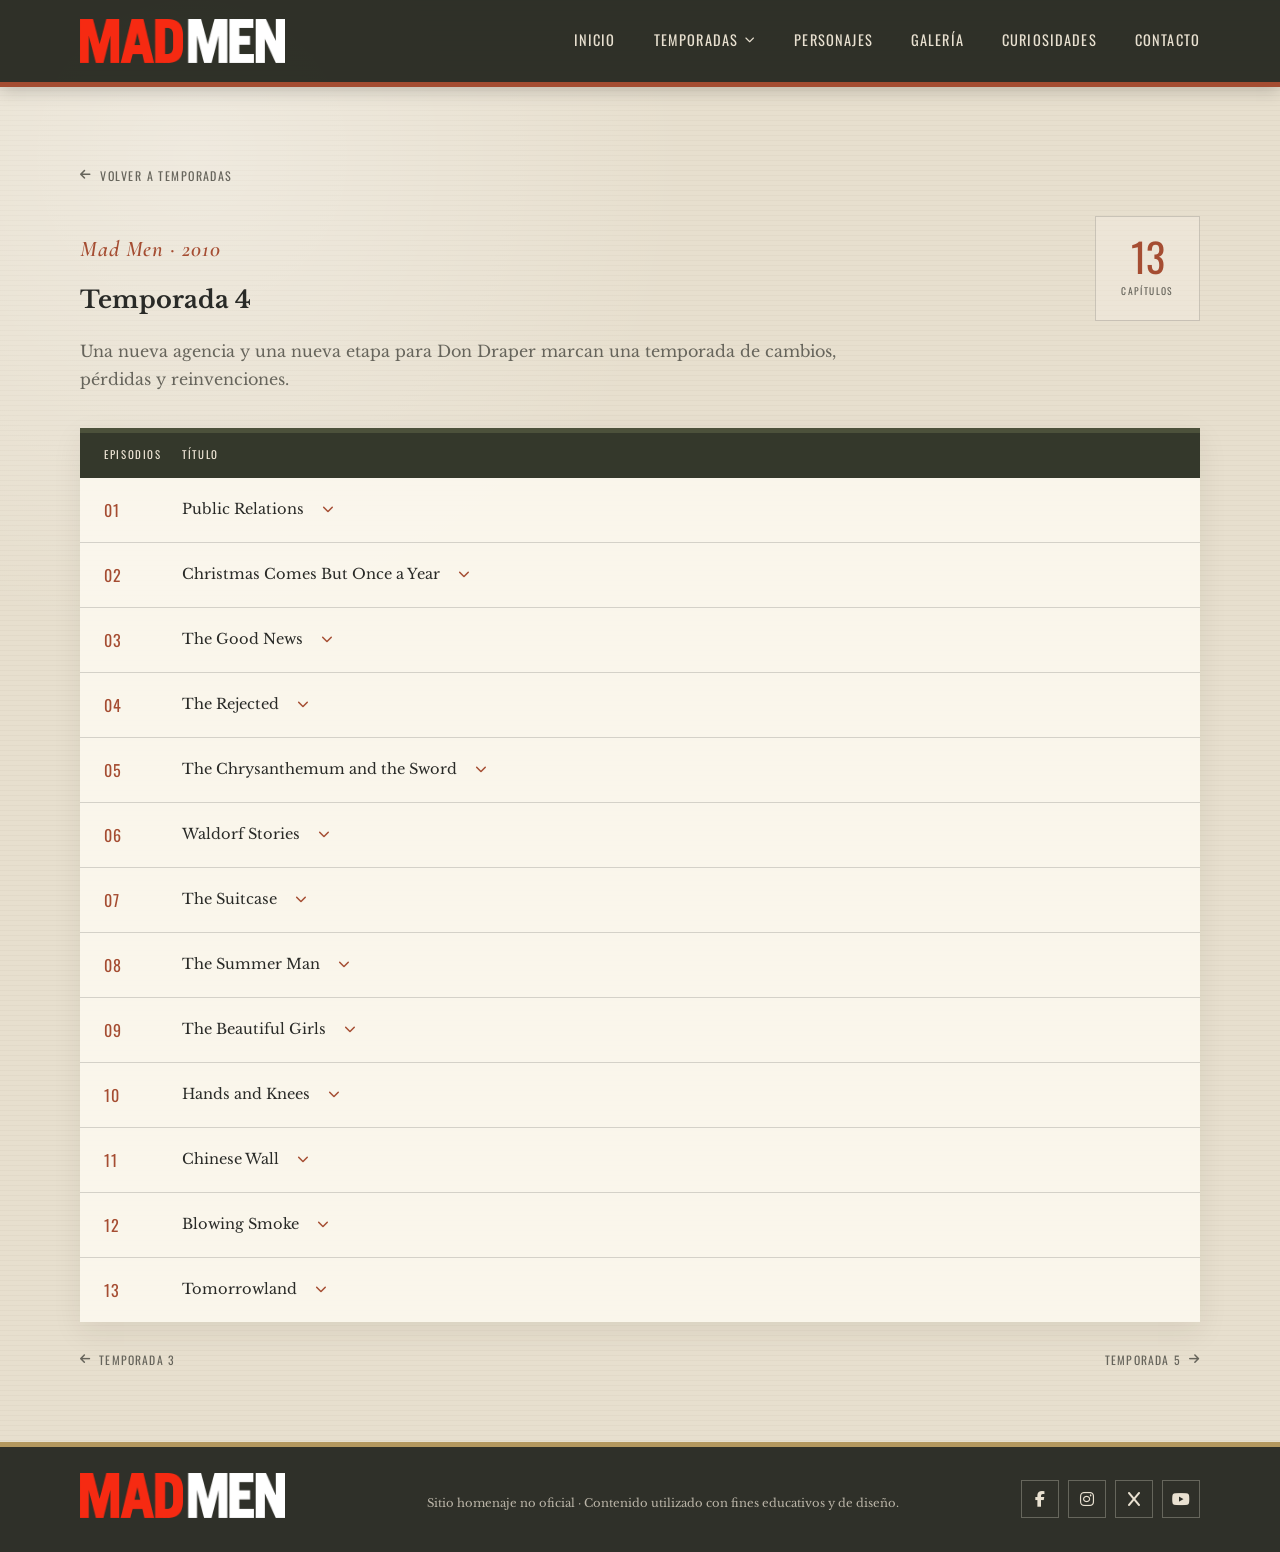
<file: temporada-4.html>
<!DOCTYPE html>
<html lang="es">
<head>
  <meta charset="UTF-8">
  <meta name="viewport" content="width=device-width, initial-scale=1.0">
  <meta name="description" content="Mad Men — temporadas y capítulos.">
  <title>Mad Men | Temporadas</title>
  <link rel="preconnect" href="https://fonts.googleapis.com">
  <link rel="preconnect" href="https://fonts.gstatic.com" crossorigin>
  <link href="https://fonts.googleapis.com/css2?family=Cormorant+Garamond:ital,wght@1,600&family=Libre+Baskerville:wght@400;700&family=Oswald:wght@400;500;600&display=swap" rel="stylesheet">
  <link rel="stylesheet" href="https://cdnjs.cloudflare.com/ajax/libs/font-awesome/6.5.2/css/all.min.css">
  <link rel="stylesheet" href="css/estilos.css">
</head>
<body>
<header class="site-header">
  <div class="container header-inner">
    <a class="brand" href="index.html" aria-label="Mad Men, volver al inicio"><img src="img/logo-mad-men.png" alt="Mad Men"></a>
    <button class="menu-toggle" type="button" aria-label="Abrir menú" aria-expanded="false"><i class="fa-solid fa-bars"></i></button>
    <nav class="main-nav" aria-label="Navegación principal">
      <a href="index.html">Inicio</a>
      <div class="nav-dropdown">
          <a class="season-nav-link" href="temporadas.html" aria-haspopup="true">
            Temporadas <i class="fa-solid fa-chevron-down" aria-hidden="true"></i>
          </a>
          <div class="season-submenu" aria-label="Seleccionar temporada">
            <a href="temporada-1.html">Temporada 1</a>
            <a href="temporada-2.html">Temporada 2</a>
            <a href="temporada-3.html">Temporada 3</a>
            <a href="temporada-4.html">Temporada 4</a>
            <a href="temporada-5.html">Temporada 5</a>
            <a href="temporada-6.html">Temporada 6</a>
            <a href="temporada-7.html">Temporada 7</a>
          </div>
        </div>
      <a href="personajes.html">Personajes</a>
      <a href="galeria.html">Galería</a>
      <a href="curiosidades.html">Curiosidades</a>
      <a href="contacto.html">Contacto</a>
    </nav>
  </div>
</header>
<main class="page season-detail-page">
  <section class="container season-detail-heading">
    <a class="back-link" href="temporadas.html"><i class="fa-solid fa-arrow-left"></i> Volver a temporadas</a>
    <div class="season-title-row">
      <div><p class="eyebrow">Mad Men · 2010</p><h1>Temporada 4</h1></div>
      <div class="season-stamp"><span>13</span><small>CAPÍTULOS</small></div>
    </div>
    <div class="rule"></div>
    <p>Una nueva agencia y una nueva etapa para Don Draper marcan una temporada de cambios, pérdidas y reinvenciones.</p>
  </section>

  <section class="container episodes-panel" aria-label="Capítulos de la temporada 4">
    <div class="episodes-header"><span>EPISODIOS</span><span>TÍTULO</span></div>
    <ol class="episodes-list">
      <li class="episode-item episode-featured">
        <span class="episode-number">01</span>
        <div class="episode-featured-content">
          <div class="episode-featured-info">
            <details class="episode-details">
              <summary class="episode-title">
                <span>Public Relations</span>
                <i class="fa-solid fa-chevron-down" aria-hidden="true"></i>
              </summary>
              <div class="episode-summary">
                <div class="episode-summary-image">
                  <img src="img/04 01 Public Relations.jpg" alt="Escena de Public Relations">
                </div>
                <p>Sterling Cooper Draper Pryce intenta ganar tracción y mejorar su imagen pública en un mercado competitivo, mientras Don lidia con una entrevista que saca a la luz verdades incómodas.</p>
              </div>
            </details>
          </div>
        </div>
      </li>
      <li class="episode-item episode-featured">
        <span class="episode-number">02</span>
        <div class="episode-featured-content">
          <div class="episode-featured-info">
            <details class="episode-details">
              <summary class="episode-title">
                <span>Christmas Comes But Once a Year</span>
                <i class="fa-solid fa-chevron-down" aria-hidden="true"></i>
              </summary>
              <div class="episode-summary">
                <div class="episode-summary-image">
                  <img src="img/04 02 Christmas Comes But Once a Year.jpg" alt="Escena de Christmas Comes But Once a Year">
                </div>
                <p>La agencia organiza su fiesta navideña corporativa y Don asume un comportamiento desinhibido que genera tensiones y situaciones inesperadas con los clientes y compañeros.</p>
              </div>
            </details>
          </div>
        </div>
      </li>
      <li class="episode-item episode-featured">
        <span class="episode-number">03</span>
        <div class="episode-featured-content">
          <div class="episode-featured-info">
            <details class="episode-details">
              <summary class="episode-title">
                <span>The Good News</span>
                <i class="fa-solid fa-chevron-down" aria-hidden="true"></i>
              </summary>
              <div class="episode-summary">
                <div class="episode-summary-image">
                  <img src="img/04 03 The Good News.jpg" alt="Escena de The Good News">
                </div>
                <p>Don se cruza de forma fortuita con una cara conocida de su pasado durante un fin de semana desacostumbrado, lo que lo lleva a replantearse sus dinámicas actuales.</p>
              </div>
            </details>
          </div>
        </div>
      </li>
      <li class="episode-item episode-featured">
        <span class="episode-number">04</span>
        <div class="episode-featured-content">
          <div class="episode-featured-info">
            <details class="episode-details">
              <summary class="episode-title">
                <span>The Rejected</span>
                <i class="fa-solid fa-chevron-down" aria-hidden="true"></i>
              </summary>
              <div class="episode-summary">
                <div class="episode-summary-image">
                  <img src="img/04 04 The Rejected.jpg" alt="Escena de The Rejected">
                </div>
                <p>Peggy enfrenta nuevos desafíos creativos y profesionales al intentar abrirse camino en proyectos desafiantes, mientras surgen roces personales dentro y fuera de la oficina.</p>
              </div>
            </details>
          </div>
        </div>
      </li>
      <li class="episode-item episode-featured">
        <span class="episode-number">05</span>
        <div class="episode-featured-content">
          <div class="episode-featured-info">
            <details class="episode-details">
              <summary class="episode-title">
                <span>The Chrysanthemum and the Sword</span>
                <i class="fa-solid fa-chevron-down" aria-hidden="true"></i>
              </summary>
              <div class="episode-summary">
                <div class="episode-summary-image">
                  <img src="img/04 05 The Chrysanthemum and the Sword.jpg" alt="Escena de The Chrysanthemum and the Sword">
                </div>
                <p>La agencia intenta captar una cuenta japonesa de gran envergadura, lo que obliga al equipo a superar prejuicios culturales e históricos en medio de altas tensiones.</p>
              </div>
            </details>
          </div>
        </div>
      </li>
      <li class="episode-item episode-featured">
        <span class="episode-number">06</span>
        <div class="episode-featured-content">
          <div class="episode-featured-info">
            <details class="episode-details">
              <summary class="episode-title">
                <span>Waldorf Stories</span>
                <i class="fa-solid fa-chevron-down" aria-hidden="true"></i>
              </summary>
              <div class="episode-summary">
                <div class="episode-summary-image">
                  <img src="img/04 06 Waldorf Stories.jpg" alt="Escena de Waldorf Stories">
                </div>
                <p>Una noche de celebración publicitaria trae a la memoria anécdotas del pasado de Don, evidenciando los cambios drásticos en la industria y en su propia jerarquía.</p>
              </div>
            </details>
          </div>
        </div>
      </li>
      <li class="episode-item episode-featured">
        <span class="episode-number">07</span>
        <div class="episode-featured-content">
          <div class="episode-featured-info">
            <details class="episode-details">
              <summary class="episode-title">
                <span>The Suitcase</span>
                <i class="fa-solid fa-chevron-down" aria-hidden="true"></i>
              </summary>
              <div class="episode-summary">
                <div class="episode-summary-image">
                  <img src="img/04 07 The Suitcase.jpg" alt="Escena de The Suitcase">
                </div>
                <p>Una larga noche de trabajo en la oficina durante una pelea histórica de boxeo obliga a Don y a Peggy a confrontar sus miedos, secretos y su profunda conexión laboral.</p>
              </div>
            </details>
          </div>
        </div>
      </li>
      <li class="episode-item episode-featured">
        <span class="episode-number">08</span>
        <div class="episode-featured-content">
          <div class="episode-featured-info">
            <details class="episode-details">
              <summary class="episode-title">
                <span>The Summer Man</span>
                <i class="fa-solid fa-chevron-down" aria-hidden="true"></i>
              </summary>
              <div class="episode-summary">
                <div class="episode-summary-image">
                  <img src="img/04 08 The Summer Man.jpg" alt="Escena de The Summer Man">
                </div>
                <p>Don intenta tomar el control de sus hábitos y comienza a escribir un diario personal para ordenar su vida, mientras lidia con las complejidades de su entorno y sus relaciones románticas[cite: 50].</p>
              </div>
            </details>
          </div>
        </div>
      </li>
      <li class="episode-item episode-featured">
        <span class="episode-number">09</span>
        <div class="episode-featured-content">
          <div class="episode-featured-info">
            <details class="episode-details">
              <summary class="episode-title">
                <span>The Beautiful Girls</span>
                <i class="fa-solid fa-chevron-down" aria-hidden="true"></i>
              </summary>
              <div class="episode-summary">
                <div class="episode-summary-image">
                  <img src="img/04 09 The Beautiful Girls.jpg" alt="Escena de The Beautiful Girls">
                </div>
                <p>Las dinámicas de género en la agencia y las visitas inesperadas —incluyendo la presencia de Faye y la hija de Don— generan momentos de profunda reflexión sobre las expectativas de la época[cite: 51].</p>
              </div>
            </details>
          </div>
        </div>
      </li>
      <li class="episode-item episode-featured">
        <span class="episode-number">10</span>
        <div class="episode-featured-content">
          <div class="episode-featured-info">
            <details class="episode-details">
              <summary class="episode-title">
                <span>Hands and Knees</span>
                <i class="fa-solid fa-chevron-down" aria-hidden="true"></i>
              </summary>
              <div class="episode-summary">
                <div class="episode-summary-image">
                  <img src="img/04 10 Hands and Knees.jpg" alt="Escena de Hands and Knees">
                </div>
                <p>El pasado amenaza con alcanzar a la agencia y a sus miembros clave cuando auditorías y secretos personales ponen en riesgo la estabilidad profesional de varios ejecutivos[cite: 52].</p>
              </div>
            </details>
          </div>
        </div>
      </li>
      <li class="episode-item episode-featured">
        <span class="episode-number">11</span>
        <div class="episode-featured-content">
          <div class="episode-featured-info">
            <details class="episode-details">
              <summary class="episode-title">
                <span>Chinese Wall</span>
                <i class="fa-solid fa-chevron-down" aria-hidden="true"></i>
              </summary>
              <div class="episode-summary">
                <div class="episode-summary-image">
                  <img src="img/04 11 Chinese Wall.jpg" alt="Escena de Chinese Wall">
                </div>
                <p>Los conflictos de intereses corporativos y los movimientos estratégicos alteran las lealtades dentro de la firma, poniendo a prueba la resistencia de los vínculos laborales[cite: 53].</p>
              </div>
            </details>
          </div>
        </div>
      </li>
      <li class="episode-item episode-featured">
        <span class="episode-number">12</span>
        <div class="episode-featured-content">
          <div class="episode-featured-info">
            <details class="episode-details">
              <summary class="episode-title">
                <span>Blowing Smoke</span>
                <i class="fa-solid fa-chevron-down" aria-hidden="true"></i>
              </summary>
              <div class="episode-summary">
                <div class="episode-summary-image">
                  <img src="img/04 12 Blowing Smoke.jpg" alt="Escena de Blowing Smoke">
                </div>
                <p>La pérdida de cuentas clave empuja a Sterling Cooper Draper Pryce a una crisis existencial, obligando a los socios a tomar decisiones drásticas para asegurar la supervivencia[cite: 54].</p>
              </div>
            </details>
          </div>
        </div>
      </li>
      <li class="episode-item episode-featured">
        <span class="episode-number">13</span>
        <div class="episode-featured-content">
          <div class="episode-featured-info">
            <details class="episode-details">
              <summary class="episode-title">
                <span>Tomorrowland</span>
                <i class="fa-solid fa-chevron-down" aria-hidden="true"></i>
              </summary>
              <div class="episode-summary">
                <div class="episode-summary-image">
                  <img src="img/04 13 Tomorrowland.jpg" alt="Escena de Tomorrowland">
                </div>
                <p>Un viaje imprevisto y un compromiso repentino cierran la temporada con giros drásticos en la vida personal y afectiva de Don, redefiniendo por completo su horizonte[cite: 55].</p>
              </div>
            </details>
          </div>
        </div>
      </li>
    </ol>
  </section>

  <nav class="container season-pager" aria-label="Navegar entre temporadas">
    <a class="season-nav prev" href="temporada-3.html"><i class="fa-solid fa-arrow-left"></i> Temporada 3</a>
    <a class="season-nav next" href="temporada-5.html">Temporada 5 <i class="fa-solid fa-arrow-right"></i></a>
  </nav>
</main>

<footer class="site-footer">
  <div class="container footer-inner">

    <div class="footer-brand">
      <a class="brand" href="index.html" aria-label="Mad Men, volver al inicio">
        <img src="img/logo-mad-men.png" alt="Mad Men">
      </a>
    </div>

    <p class="legal">
      Sitio homenaje no oficial · Contenido utilizado con fines educativos y de diseño.
    </p>

    <div class="social">
      <a href="https://www.facebook.com/MadMen" target="_blank" rel="noopener noreferrer" aria-label="Facebook">
        <i class="fa-brands fa-facebook-f"></i>
      </a>

      <a href="https://www.instagram.com/madmen_amc/" target="_blank" rel="noopener noreferrer" aria-label="Instagram">
        <i class="fa-brands fa-instagram"></i>
      </a>

      <a href="https://x.com/MadMen_AMC" target="_blank" rel="noopener noreferrer" aria-label="X (Twitter)">
        <i class="fa-brands fa-x"></i>
      </a>

      <a href="https://www.youtube.com/@amcplus" target="_blank" rel="noopener noreferrer" aria-label="YouTube">
        <i class="fa-brands fa-youtube"></i>
      </a>
    </div>

  </div>
</footer>

<script src="js/scripts.js"></script>
</body>
</html>
</file>
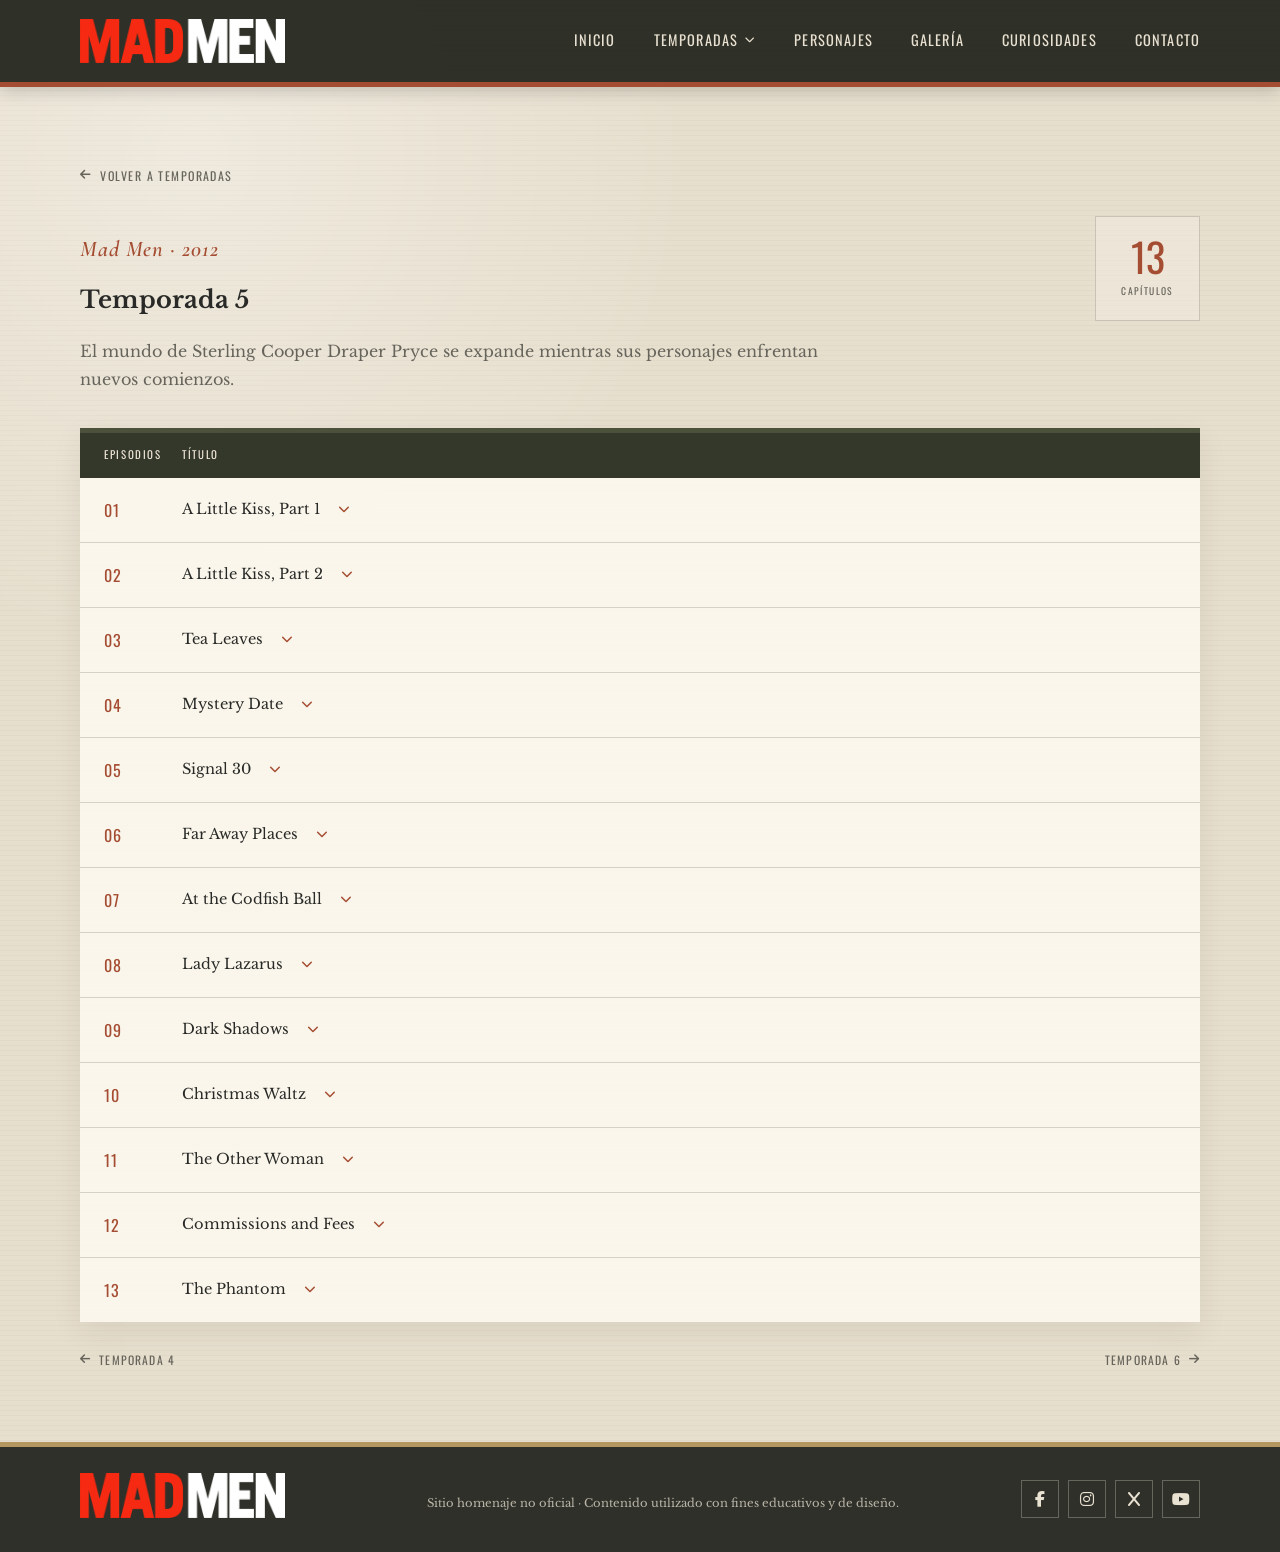
<file: temporada-5.html>
<!DOCTYPE html>
<html lang="es">
<head>
  <meta charset="UTF-8">
  <meta name="viewport" content="width=device-width, initial-scale=1.0">
  <meta name="description" content="Mad Men — temporadas y capítulos.">
  <title>Mad Men | Temporadas</title>
  <link rel="preconnect" href="https://fonts.googleapis.com">
  <link rel="preconnect" href="https://fonts.gstatic.com" crossorigin>
  <link href="https://fonts.googleapis.com/css2?family=Cormorant+Garamond:ital,wght@1,600&family=Libre+Baskerville:wght@400;700&family=Oswald:wght@400;500;600&display=swap" rel="stylesheet">
  <link rel="stylesheet" href="https://cdnjs.cloudflare.com/ajax/libs/font-awesome/6.5.2/css/all.min.css">
  <link rel="stylesheet" href="css/estilos.css">
</head>
<body>
<header class="site-header">
  <div class="container header-inner">
    <a class="brand" href="index.html" aria-label="Mad Men, volver al inicio"><img src="img/logo-mad-men.png" alt="Mad Men"></a>
    <button class="menu-toggle" type="button" aria-label="Abrir menú" aria-expanded="false"><i class="fa-solid fa-bars"></i></button>
    <nav class="main-nav" aria-label="Navegación principal">
      <a href="index.html">Inicio</a>
      <div class="nav-dropdown">
          <a class="season-nav-link" href="temporadas.html" aria-haspopup="true">
            Temporadas <i class="fa-solid fa-chevron-down" aria-hidden="true"></i>
          </a>
          <div class="season-submenu" aria-label="Seleccionar temporada">
            <a href="temporada-1.html">Temporada 1</a>
            <a href="temporada-2.html">Temporada 2</a>
            <a href="temporada-3.html">Temporada 3</a>
            <a href="temporada-4.html">Temporada 4</a>
            <a href="temporada-5.html">Temporada 5</a>
            <a href="temporada-6.html">Temporada 6</a>
            <a href="temporada-7.html">Temporada 7</a>
          </div>
        </div>
      <a href="personajes.html">Personajes</a>
      <a href="galeria.html">Galería</a>
      <a href="curiosidades.html">Curiosidades</a>
      <a href="contacto.html">Contacto</a>
    </nav>
  </div>
</header>
<main class="page season-detail-page">
  <section class="container season-detail-heading">
    <a class="back-link" href="temporadas.html"><i class="fa-solid fa-arrow-left"></i> Volver a temporadas</a>
    <div class="season-title-row">
      <div><p class="eyebrow">Mad Men · 2012</p><h1>Temporada 5</h1></div>
      <div class="season-stamp"><span>13</span><small>CAPÍTULOS</small></div>
    </div>
    <div class="rule"></div>
    <p>El mundo de Sterling Cooper Draper Pryce se expande mientras sus personajes enfrentan nuevos comienzos.</p>
  </section>

  <section class="container episodes-panel" aria-label="Capítulos de la temporada 5">
    <div class="episodes-header"><span>EPISODIOS</span><span>TÍTULO</span></div>
    <ol class="episodes-list">
      <li class="episode-item episode-featured">
        <span class="episode-number">01</span>
        <div class="episode-featured-content">
          <div class="episode-featured-info">
            <details class="episode-details">
              <summary class="episode-title">
                <span>A Little Kiss, Part 1</span>
                <i class="fa-solid fa-chevron-down" aria-hidden="true"></i>
              </summary>
              <div class="episode-summary">
                <div class="episode-summary-image">
                  <img src="img/05 01 A Little Kiss, Part 1.jpg" alt="Escena de A Little Kiss, Part 1">
                </div>
                <p>La agencia organiza una gran fiesta sorpresa para el cumpleaños de Don, mientras Megan sorprende a todos los invitados con una actuación muy atrevida que genera tensiones en la pareja[cite: 56].</p>
              </div>
            </details>
          </div>
        </div>
      </li>
      <li class="episode-item episode-featured">
        <span class="episode-number">02</span>
        <div class="episode-featured-content">
          <div class="episode-featured-info">
            <details class="episode-details">
              <summary class="episode-title">
                <span>A Little Kiss, Part 2</span>
                <i class="fa-solid fa-chevron-down" aria-hidden="true"></i>
              </summary>
              <div class="episode-summary">
                <div class="episode-summary-image">
                  <img src="img/05 02 A Little Kiss, Part 2.jpg" alt="Escena de A Little Kiss, Part 2">
                </div>
                <p>Las secuelas de la fiesta continúan afectando el clima laboral en la agencia, obligando a Don a lidiar tanto con la presión de los clientes como con los conflictos internos derivados de la celebración[cite: 57].</p>
              </div>
            </details>
          </div>
        </div>
      </li>
      <li class="episode-item episode-featured">
        <span class="episode-number">03</span>
        <div class="episode-featured-content">
          <div class="episode-featured-info">
            <details class="episode-details">
              <summary class="episode-title">
                <span>Tea Leaves</span>
                <i class="fa-solid fa-chevron-down" aria-hidden="true"></i>
              </summary>
              <div class="episode-summary">
                <div class="episode-summary-image">
                  <img src="img/05 03 Tea Leaves.jpg" alt="Escena de Tea Leaves">
                </div>
                <p>Roger intenta incorporar a una nueva figura en la agencia y el equipo creativo se esfuerza por captar una cuenta importante, enfrentando inseguridades y los cambios generacionales en el mercado[cite: 58].</p>
              </div>
            </details>
          </div>
        </div>
      </li>
      <li class="episode-item episode-featured">
        <span class="episode-number">04</span>
        <div class="episode-featured-content">
          <div class="episode-featured-info">
            <details class="episode-details">
              <summary class="episode-title">
                <span>Mystery Date</span>
                <i class="fa-solid fa-chevron-down" aria-hidden="true"></i>
              </summary>
              <div class="episode-summary">
                <div class="episode-summary-image">
                  <img src="img/05 04 Mystery Date.jpg" alt="Escena de Mystery Date">
                </div>
                <p>La noticia de crímenes reales y escalofriantes en la ciudad altera los nervios de los empleados, mientras Don se encuentra confinado en casa lidiando con un malestar físico y tensiones con Megan[cite: 59].</p>
              </div>
            </details>
          </div>
        </div>
      </li>
      <li class="episode-item episode-featured">
        <span class="episode-number">05</span>
        <div class="episode-featured-content">
          <div class="episode-featured-info">
            <details class="episode-details">
              <summary class="episode-title">
                <span>Signal 30</span>
                <i class="fa-solid fa-chevron-down" aria-hidden="true"></i>
              </summary>
              <div class="episode-summary">
                <div class="episode-summary-image">
                  <img src="img/05 05 Signal 30.jpg" alt="Escena de Signal 30">
                </div>
                <p>Pete Campbell intenta encajar en los círculos sociales y suburbanos de los socios, pero una serie de humillaciones y frustraciones profesionales desatan una confrontación explosiva en la oficina[cite: 60].</p>
              </div>
            </details>
          </div>
        </div>
      </li>
      <li class="episode-item episode-featured">
        <span class="episode-number">06</span>
        <div class="episode-featured-content">
          <div class="episode-featured-info">
            <details class="episode-details">
              <summary class="episode-title">
                <span>Far Away Places</span>
                <i class="fa-solid fa-chevron-down" aria-hidden="true"></i>
              </summary>
              <div class="episode-summary">
                <div class="episode-summary-image">
                  <img src="img/05 06 Far Away Places.jpg" alt="Escena de Far Away Places">
                </div>
                <p>Una salida aparentemente casual a Howard Johnson's se transforma en una crisis emocional para Don y Megan, mientras en paralelo ocurren situaciones inesperadas con Roger y Peggy[cite: 61].</p>
              </div>
            </details>
          </div>
        </div>
      </li>
      <li class="episode-item episode-featured">
        <span class="episode-number">07</span>
        <div class="episode-featured-content">
          <div class="episode-featured-info">
            <details class="episode-details">
              <summary class="episode-title">
                <span>At the Codfish Ball</span>
                <i class="fa-solid fa-chevron-down" aria-hidden="true"></i>
              </summary>
              <div class="episode-summary">
                <div class="episode-summary-image">
                  <img src="img/05 07 At the Codfish Ball.jpg" alt="Escena de At the Codfish Ball">
                </div>
                <p>La familia y los negocios se cruzan en un banquete formal de la industria, donde Don y Megan deben asistir junto a la familia extendida, sacando a relucir dinámicas familiares complejas[cite: 62].</p>
              </div>
            </details>
          </div>
        </div>
      </li>
      <li class="episode-item episode-featured">
        <span class="episode-number">08</span>
        <div class="episode-featured-content">
          <div class="episode-featured-info">
            <details class="episode-details">
              <summary class="episode-title">
                <span>Lady Lazarus</span>
                <i class="fa-solid fa-chevron-down" aria-hidden="true"></i>
              </summary>
              <div class="episode-summary">
                <div class="episode-summary-image">
                  <img src="img/05 08 Lady Lazarus.jpg" alt="Escena de Lady Lazarus">
                </div>
                <p>Megan se debate entre su trabajo en publicidad y su profundo sueño de convertirse en actriz, lo que provoca un punto de quiebre en su relación con Don[cite: 65].</p>
              </div>
            </details>
          </div>
        </div>
      </li>
      <li class="episode-item episode-featured">
        <span class="episode-number">09</span>
        <div class="episode-featured-content">
          <div class="episode-featured-info">
            <details class="episode-details">
              <summary class="episode-title">
                <span>Dark Shadows</span>
                <i class="fa-solid fa-chevron-down" aria-hidden="true"></i>
              </summary>
              <div class="episode-summary">
                <div class="episode-summary-image">
                  <img src="img/05 09 Dark Shadows.jpg" alt="Escena de Dark Shadows">
                </div>
                <p>Pete se involucra cada vez más en una aventura clandestina con la esposa de un pasajero del tren, mientras en la agencia se sienten los cambios y tensiones financieras[cite: 66].</p>
              </div>
            </details>
          </div>
        </div>
      </li>
      <li class="episode-item episode-featured">
        <span class="episode-number">10</span>
        <div class="episode-featured-content">
          <div class="episode-featured-info">
            <details class="episode-details">
              <summary class="episode-title">
                <span>Christmas Waltz</span>
                <i class="fa-solid fa-chevron-down" aria-hidden="true"></i>
              </summary>
              <div class="episode-summary">
                <div class="episode-summary-image">
                  <img src="img/05 10 Christmas Waltz.jpg" alt="Escena de Christmas Waltz">
                </div>
                <p>La agencia atraviesa momentos de presión económica y personal; Don y Joan comparten un día inesperado fuera de la oficina que los acerca en medio de sus respectivas crisis[cite: 67].</p>
              </div>
            </details>
          </div>
        </div>
      </li>
      <li class="episode-item episode-featured">
        <span class="episode-number">11</span>
        <div class="episode-featured-content">
          <div class="episode-featured-info">
            <details class="episode-details">
              <summary class="episode-title">
                <span>The Other Woman</span>
                <i class="fa-solid fa-chevron-down" aria-hidden="true"></i>
              </summary>
              <div class="episode-summary">
                <div class="episode-summary-image">
                  <img src="img/05 11 The Other Woman.jpg" alt="Escena de The Other Woman">
                </div>
                <p>Se presenta una gran oportunidad de negocio que exige un sacrificio personal extremo por parte de Joan, marcando un antes y un después en las dinámicas de poder de la agencia[cite: 68].</p>
              </div>
            </details>
          </div>
        </div>
      </li>
      <li class="episode-item episode-featured">
        <span class="episode-number">12</span>
        <div class="episode-featured-content">
          <div class="episode-featured-info">
            <details class="episode-details">
              <summary class="episode-title">
                <span>Commissions and Fees</span>
                <i class="fa-solid fa-chevron-down" aria-hidden="true"></i>
              </summary>
              <div class="episode-summary">
                <div class="episode-summary-image">
                  <img src="img/05 12 Commissions and Fees.jpg" alt="Escena de Commissions and Fees">
                </div>
                <p>Lane Pryce se enfrenta a una crisis financiera personal insostenible que lo arrastra a tomar decisiones drásticas con graves consecuencias dentro de la empresa[cite: 69].</p>
              </div>
            </details>
          </div>
        </div>
      </li>
      <li class="episode-item episode-featured">
        <span class="episode-number">13</span>
        <div class="episode-featured-content">
          <div class="episode-featured-info">
            <details class="episode-details">
              <summary class="episode-title">
                <span>The Phantom</span>
                <i class="fa-solid fa-chevron-down" aria-hidden="true"></i>
              </summary>
              <div class="episode-summary">
                <div class="episode-summary-image">
                  <img src="img/05 13 The Phantom.jpg" alt="Escena de The Phantom">
                </div>
                <p>En el final de temporada, los personajes reflexionan sobre el rumbo de sus vidas y carreras: Peggy toma una valiente decisión sobre su futuro profesional, mientras Don encara nuevos y ambiguos horizontes[cite: 64].</p>
              </div>
            </details>
          </div>
        </div>
      </li>
    </ol>
  </section>

  <nav class="container season-pager" aria-label="Navegar entre temporadas">
    <a class="season-nav prev" href="temporada-4.html"><i class="fa-solid fa-arrow-left"></i> Temporada 4</a>
    <a class="season-nav next" href="temporada-6.html">Temporada 6 <i class="fa-solid fa-arrow-right"></i></a>
  </nav>
</main>

<footer class="site-footer">
  <div class="container footer-inner">

    <div class="footer-brand">
      <a class="brand" href="index.html" aria-label="Mad Men, volver al inicio">
        <img src="img/logo-mad-men.png" alt="Mad Men">
      </a>
    </div>

    <p class="legal">
      Sitio homenaje no oficial · Contenido utilizado con fines educativos y de diseño.
    </p>

    <div class="social">
      <a href="https://www.facebook.com/MadMen" target="_blank" rel="noopener noreferrer" aria-label="Facebook">
        <i class="fa-brands fa-facebook-f"></i>
      </a>

      <a href="https://www.instagram.com/madmen_amc/" target="_blank" rel="noopener noreferrer" aria-label="Instagram">
        <i class="fa-brands fa-instagram"></i>
      </a>

      <a href="https://x.com/MadMen_AMC" target="_blank" rel="noopener noreferrer" aria-label="X (Twitter)">
        <i class="fa-brands fa-x"></i>
      </a>

      <a href="https://www.youtube.com/@amcplus" target="_blank" rel="noopener noreferrer" aria-label="YouTube">
        <i class="fa-brands fa-youtube"></i>
      </a>
    </div>

  </div>
</footer>

<script src="js/scripts.js"></script>
</body>
</html>
</file>
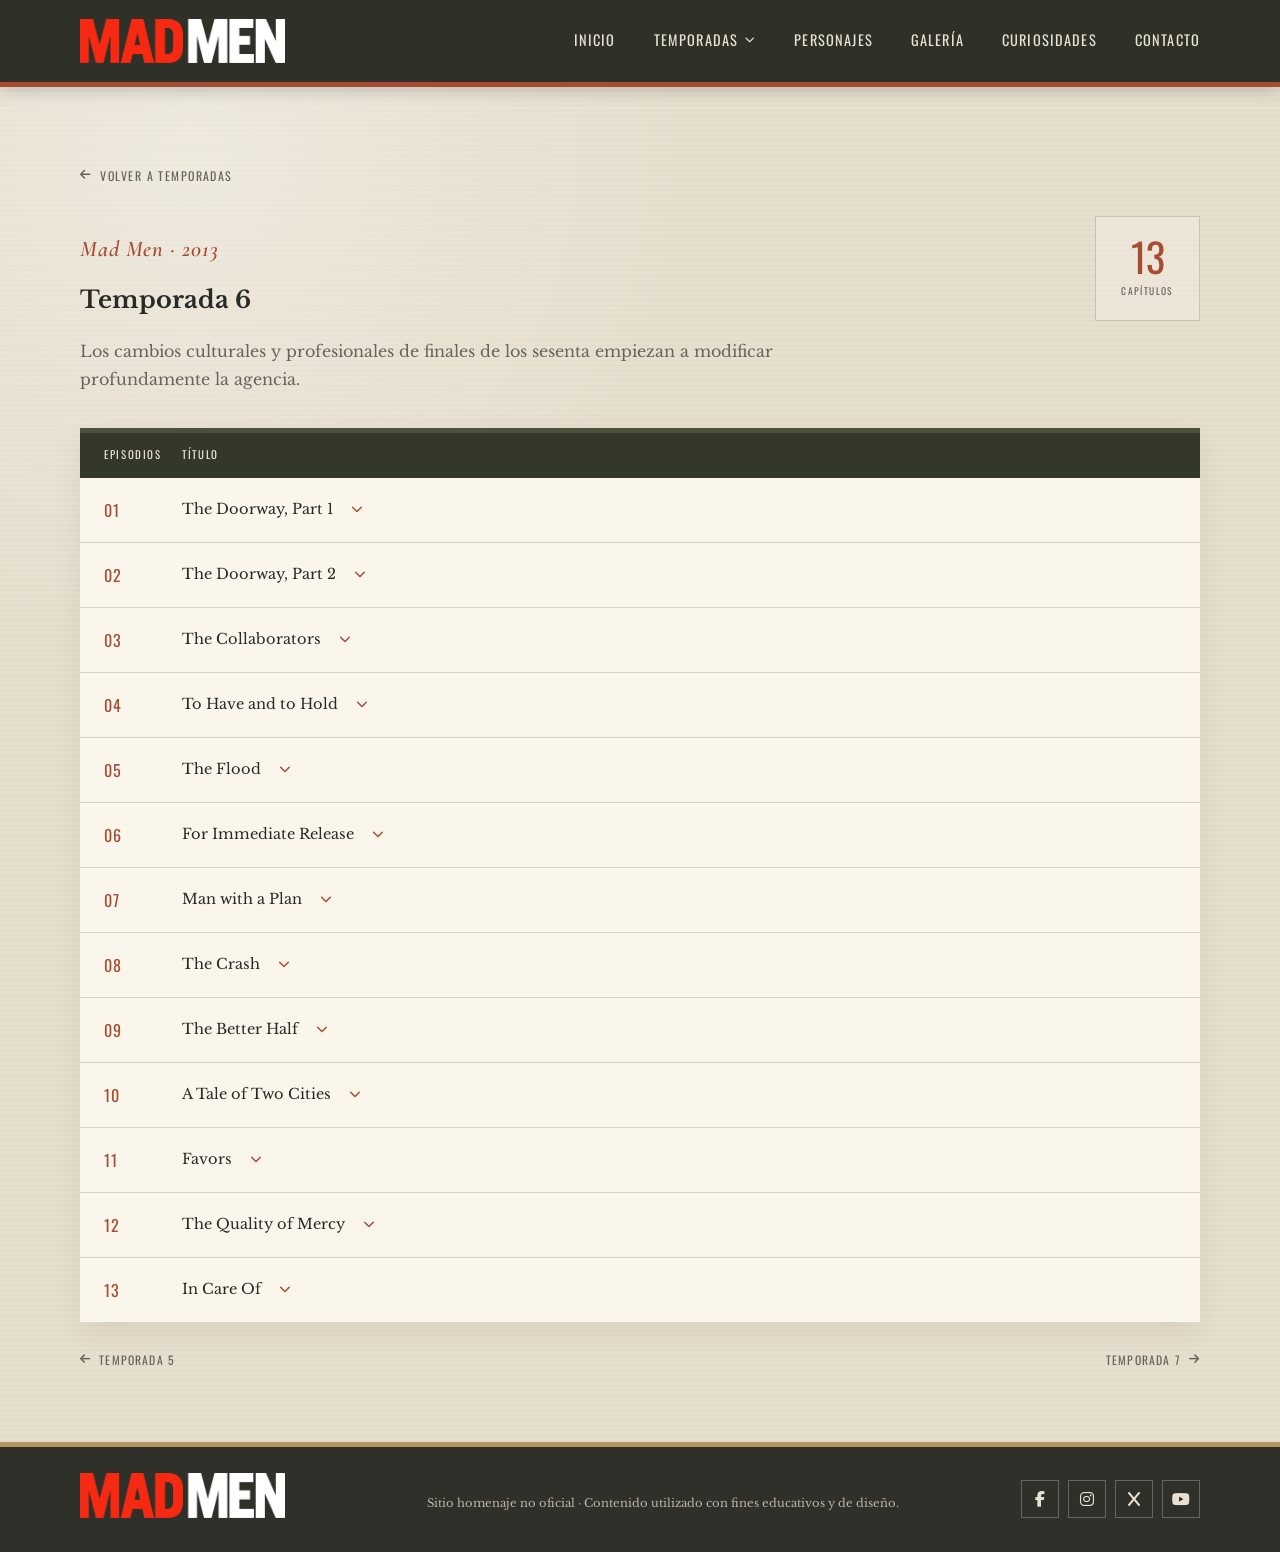
<file: temporada-6.html>
<!DOCTYPE html>
<html lang="es">
<head>
  <meta charset="UTF-8">
  <meta name="viewport" content="width=device-width, initial-scale=1.0">
  <meta name="description" content="Mad Men — temporadas y capítulos.">
  <title>Mad Men | Temporadas</title>
  <link rel="preconnect" href="https://fonts.googleapis.com">
  <link rel="preconnect" href="https://fonts.gstatic.com" crossorigin>
  <link href="https://fonts.googleapis.com/css2?family=Cormorant+Garamond:ital,wght@1,600&family=Libre+Baskerville:wght@400;700&family=Oswald:wght@400;500;600&display=swap" rel="stylesheet">
  <link rel="stylesheet" href="https://cdnjs.cloudflare.com/ajax/libs/font-awesome/6.5.2/css/all.min.css">
  <link rel="stylesheet" href="css/estilos.css">
</head>
<body>
<header class="site-header">
  <div class="container header-inner">
    <a class="brand" href="index.html" aria-label="Mad Men, volver al inicio"><img src="img/logo-mad-men.png" alt="Mad Men"></a>
    <button class="menu-toggle" type="button" aria-label="Abrir menú" aria-expanded="false"><i class="fa-solid fa-bars"></i></button>
    <nav class="main-nav" aria-label="Navegación principal">
      <a href="index.html">Inicio</a>
      <div class="nav-dropdown">
          <a class="season-nav-link" href="temporadas.html" aria-haspopup="true">
            Temporadas <i class="fa-solid fa-chevron-down" aria-hidden="true"></i>
          </a>
          <div class="season-submenu" aria-label="Seleccionar temporada">
            <a href="temporada-1.html">Temporada 1</a>
            <a href="temporada-2.html">Temporada 2</a>
            <a href="temporada-3.html">Temporada 3</a>
            <a href="temporada-4.html">Temporada 4</a>
            <a href="temporada-5.html">Temporada 5</a>
            <a href="temporada-6.html">Temporada 6</a>
            <a href="temporada-7.html">Temporada 7</a>
          </div>
        </div>
      <a href="personajes.html">Personajes</a>
      <a href="galeria.html">Galería</a>
      <a href="curiosidades.html">Curiosidades</a>
      <a href="contacto.html">Contacto</a>
    </nav>
  </div>
</header>
<main class="page season-detail-page">
  <section class="container season-detail-heading">
    <a class="back-link" href="temporadas.html"><i class="fa-solid fa-arrow-left"></i> Volver a temporadas</a>
    <div class="season-title-row">
      <div><p class="eyebrow">Mad Men · 2013</p><h1>Temporada 6</h1></div>
      <div class="season-stamp"><span>13</span><small>CAPÍTULOS</small></div>
    </div>
    <div class="rule"></div>
    <p>Los cambios culturales y profesionales de finales de los sesenta empiezan a modificar profundamente la agencia.</p>
  </section>

  <section class="container episodes-panel" aria-label="Capítulos de la temporada 6">
    <div class="episodes-header"><span>EPISODIOS</span><span>TÍTULO</span></div>
    <ol class="episodes-list">
      <li class="episode-item episode-featured">
        <span class="episode-number">01</span>
        <div class="episode-featured-content">
          <div class="episode-featured-info">
            <details class="episode-details">
              <summary class="episode-title">
                <span>The Doorway, Part 1</span>
                <i class="fa-solid fa-chevron-down" aria-hidden="true"></i>
              </summary>
              <div class="episode-summary">
                <div class="episode-summary-image">
                  <img src="img/06 01 The Doorway, Part 1.jpg" alt="Escena de The Doorway, Part 1">
                </div>
                <p>Don y Megan disfrutan de unas vacaciones en Hawái que sirven de telón de fondo para reflexionar sobre los cambios en sus vidas, mientras en Nueva York la agencia lidia con nuevas cuentas y tensiones[cite: 68].</p>
              </div>
            </details>
          </div>
        </div>
      </li>
      <li class="episode-item episode-featured">
        <span class="episode-number">02</span>
        <div class="episode-featured-content">
          <div class="episode-featured-info">
            <details class="episode-details">
              <summary class="episode-title">
                <span>The Doorway, Part 2</span>
                <i class="fa-solid fa-chevron-down" aria-hidden="true"></i>
              </summary>
              <div class="episode-summary">
                <div class="episode-summary-image">
                  <img src="img/06 02 The Doorway, Part 2.jpg" alt="Escena de The Doorway, Part 2">
                </div>
                <p>Continúan los dilemas personales y profesionales en la agencia con un panorama cambiante para Don, quien enfrenta en paralelo sus propios fantasmas y relaciones complejas[cite: 69].</p>
              </div>
            </details>
          </div>
        </div>
      </li>
      <li class="episode-item episode-featured">
        <span class="episode-number">03</span>
        <div class="episode-featured-content">
          <div class="episode-featured-info">
            <details class="episode-details">
              <summary class="episode-title">
                <span>The Collaborators</span>
                <i class="fa-solid fa-chevron-down" aria-hidden="true"></i>
              </summary>
              <div class="episode-summary">
                <div class="episode-summary-image">
                  <img src="img/06 03 Collaborators.jpg" alt="Escena de The Collaborators">
                </div>
                <p>Las dinámicas de confianza dentro del matrimonio y el ámbito laboral se ponen a prueba, mientras Pete y otros miembros de la agencia manejan asuntos personales clandestinos y decisiones de negocio[cite: 70].</p>
              </div>
            </details>
          </div>
        </div>
      </li>
      <li class="episode-item episode-featured">
        <span class="episode-number">04</span>
        <div class="episode-featured-content">
          <div class="episode-featured-info">
            <details class="episode-details">
              <summary class="episode-title">
                <span>To Have and to Hold</span>
                <i class="fa-solid fa-chevron-down" aria-hidden="true"></i>
              </summary>
              <div class="episode-summary">
                <div class="episode-summary-image">
                  <img src="img/06 04 To Have and to Hold.jpg" alt="Escena de To Have and to Hold">
                </div>
                <p>La creatividad publicitaria se enfrenta a temas delicados y tabús de la época, mientras Joan destaca su capacidad de liderazgo y visión estratégica frente a las reticencias de sus compañeros[cite: 71].</p>
              </div>
            </details>
          </div>
        </div>
      </li>
      <li class="episode-item episode-featured">
        <span class="episode-number">05</span>
        <div class="episode-featured-content">
          <div class="episode-featured-info">
            <details class="episode-details">
              <summary class="episode-title">
                <span>The Flood</span>
                <i class="fa-solid fa-chevron-down" aria-hidden="true"></i>
              </summary>
              <div class="episode-summary">
                <div class="episode-summary-image">
                  <img src="img/06 05 The Flood.jpg" alt="Escena de The Flood">
                </div>
                <p>El asesinato de Martin Luther King Jr. sacude profundamente a la sociedad estadounidense, paralizando a la oficina de SCDP mientras cada empleado procesa la tragedia nacional de manera distinta[cite: 72].</p>
              </div>
            </details>
          </div>
        </div>
      </li>
      <li class="episode-item episode-featured">
        <span class="episode-number">06</span>
        <div class="episode-featured-content">
          <div class="episode-featured-info">
            <details class="episode-details">
              <summary class="episode-title">
                <span>For Immediate Release</span>
                <i class="fa-solid fa-chevron-down" aria-hidden="true"></i>
              </summary>
              <div class="episode-summary">
                <div class="episode-summary-image">
                  <img src="img/06 06 For Immediate Release.jpg" alt="Escena de For Immediate Release">
                </div>
                <p>Se gestan movimientos corporativos drásticos y alianzas inesperadas en la agencia que reconfiguran por completo el mapa competitivo de la publicidad en Nueva York[cite: 73].</p>
              </div>
            </details>
          </div>
        </div>
      </li>
      <li class="episode-item episode-featured">
        <span class="episode-number">07</span>
        <div class="episode-featured-content">
          <div class="episode-featured-info">
            <details class="episode-details">
              <summary class="episode-title">
                <span>Man with a Plan</span>
                <i class="fa-solid fa-chevron-down" aria-hidden="true"></i>
              </summary>
              <div class="episode-summary">
                <div class="episode-summary-image">
                  <img src="img/06 07 Man with a Plan.jpg" alt="Escena de Man with a Plan">
                </div>
                <p>Las tensiones por la fusión de las oficinas y el liderazgo se intensifican, mientras los creativos y socios intentan adaptarse a la nueva y exigente estructura corporativa[cite: 74].</p>
              </div>
            </details>
          </div>
        </div>
      </li>
      <li class="episode-item episode-featured">
        <span class="episode-number">08</span>
        <div class="episode-featured-content">
          <div class="episode-featured-info">
            <details class="episode-details">
              <summary class="episode-title">
                <span>The Crash</span>
                <i class="fa-solid fa-chevron-down" aria-hidden="true"></i>
              </summary>
              <div class="episode-summary">
                <div class="episode-summary-image">
                  <img src="img/06 08 The Crash.jpg" alt="Escena de The Crash">
                </div>
                <p>Un fin de semana largo de trabajo intenso en la agencia se desborda cuando un extraño tratamiento de vitaminas inyectadas altera por completo el comportamiento y la percepción del equipo creativo[cite: 76].</p>
              </div>
            </details>
          </div>
        </div>
      </li>
      <li class="episode-item episode-featured">
        <span class="episode-number">09</span>
        <div class="episode-featured-content">
          <div class="episode-featured-info">
            <details class="episode-details">
              <summary class="episode-title">
                <span>The Better Half</span>
                <i class="fa-solid fa-chevron-down" aria-hidden="true"></i>
              </summary>
              <div class="episode-summary">
                <div class="episode-summary-image">
                  <img src="img/06 09 The Better Half.jpg" alt="Escena de The Better Half">
                </div>
                <p>Las relaciones familiares y de pareja se examinan bajo una luz crítica mientras Peggy, Stan y otros personajes lidian con dinámicas domésticas conflictivas y transformaciones personales[cite: 77].</p>
              </div>
            </details>
          </div>
        </div>
      </li>
      <li class="episode-item episode-featured">
        <span class="episode-number">10</span>
        <div class="episode-featured-content">
          <div class="episode-featured-info">
            <details class="episode-details">
              <summary class="episode-title">
                <span>A Tale of Two Cities</span>
                <i class="fa-solid fa-chevron-down" aria-hidden="true"></i>
              </summary>
              <div class="episode-summary">
                <div class="episode-summary-image">
                  <img src="img/06 10 A Tale of Two Cities.jpg" alt="Escena de A Tale of Two Cities">
                </div>
                <p>Un viaje de negocios a Los Ángeles expone las marcadas diferencias culturales con Nueva York, mientras en la agencia los socios debaten decisiones clave sobre el futuro de la firma[cite: 78].</p>
              </div>
            </details>
          </div>
        </div>
      </li>
      <li class="episode-item episode-featured">
        <span class="episode-number">11</span>
        <div class="episode-featured-content">
          <div class="episode-featured-info">
            <details class="episode-details">
              <summary class="episode-title">
                <span>Favors</span>
                <i class="fa-solid fa-chevron-down" aria-hidden="true"></i>
              </summary>
              <div class="episode-summary">
                <div class="episode-summary-image">
                  <img src="img/06 11 Favors.jpg" alt="Escena de Favors">
                </div>
                <p>Don se ve envuelto en los problemas de sus vecinos y antiguos conocidos, descubriendo que sus intentos por ayudar a veces generan complicaciones imprevistas en su entorno cercano[cite: 79].</p>
              </div>
            </details>
          </div>
        </div>
      </li>
      <li class="episode-item episode-featured">
        <span class="episode-number">12</span>
        <div class="episode-featured-content">
          <div class="episode-featured-info">
            <details class="episode-details">
              <summary class="episode-title">
                <span>The Quality of Mercy</span>
                <i class="fa-solid fa-chevron-down" aria-hidden="true"></i>
              </summary>
              <div class="episode-summary">
                <div class="episode-summary-image">
                  <img src="img/06 12 The Quality of Mercy.jpg" alt="Escena de The Quality of Mercy">
                </div>
                <p>Las tensiones profesionales y los engaños alcanzan un punto crítico dentro de la agencia, poniendo en riesgo la estabilidad laboral y la confianza entre los altos mandos[cite: 80].</p>
              </div>
            </details>
          </div>
        </div>
      </li>
      <li class="episode-item episode-featured">
        <span class="episode-number">13</span>
        <div class="episode-featured-content">
          <div class="episode-featured-info">
            <details class="episode-details">
              <summary class="episode-title">
                <span>In Care Of</span>
                <i class="fa-solid fa-chevron-down" aria-hidden="true"></i>
              </summary>
              <div class="episode-summary">
                <div class="episode-summary-image">
                  <img src="img/06 13 In Care Of.jpg" alt="Escena de In Care Of">
                </div>
                <p>En el impactante final de temporada, las decisiones profesionales de Don exigen un cambio drástico en su vida personal, llevándolo a enfrentar su pasado de una manera totalmente inédita[cite: 81].</p>
              </div>
            </details>
          </div>
        </div>
      </li>
    </ol>
  </section>

  <nav class="container season-pager" aria-label="Navegar entre temporadas">
    <a class="season-nav prev" href="temporada-5.html"><i class="fa-solid fa-arrow-left"></i> Temporada 5</a>
    <a class="season-nav next" href="temporada-7.html">Temporada 7 <i class="fa-solid fa-arrow-right"></i></a>
  </nav>
</main>

<footer class="site-footer">
  <div class="container footer-inner">

    <div class="footer-brand">
      <a class="brand" href="index.html" aria-label="Mad Men, volver al inicio">
        <img src="img/logo-mad-men.png" alt="Mad Men">
      </a>
    </div>

    <p class="legal">
      Sitio homenaje no oficial · Contenido utilizado con fines educativos y de diseño.
    </p>

    <div class="social">
      <a href="https://www.facebook.com/MadMen" target="_blank" rel="noopener noreferrer" aria-label="Facebook">
        <i class="fa-brands fa-facebook-f"></i>
      </a>

      <a href="https://www.instagram.com/madmen_amc/" target="_blank" rel="noopener noreferrer" aria-label="Instagram">
        <i class="fa-brands fa-instagram"></i>
      </a>

      <a href="https://x.com/MadMen_AMC" target="_blank" rel="noopener noreferrer" aria-label="X (Twitter)">
        <i class="fa-brands fa-x"></i>
      </a>

      <a href="https://www.youtube.com/@amcplus" target="_blank" rel="noopener noreferrer" aria-label="YouTube">
        <i class="fa-brands fa-youtube"></i>
      </a>
    </div>

  </div>
</footer>

<script src="js/scripts.js"></script>
</body>
</html>
</file>
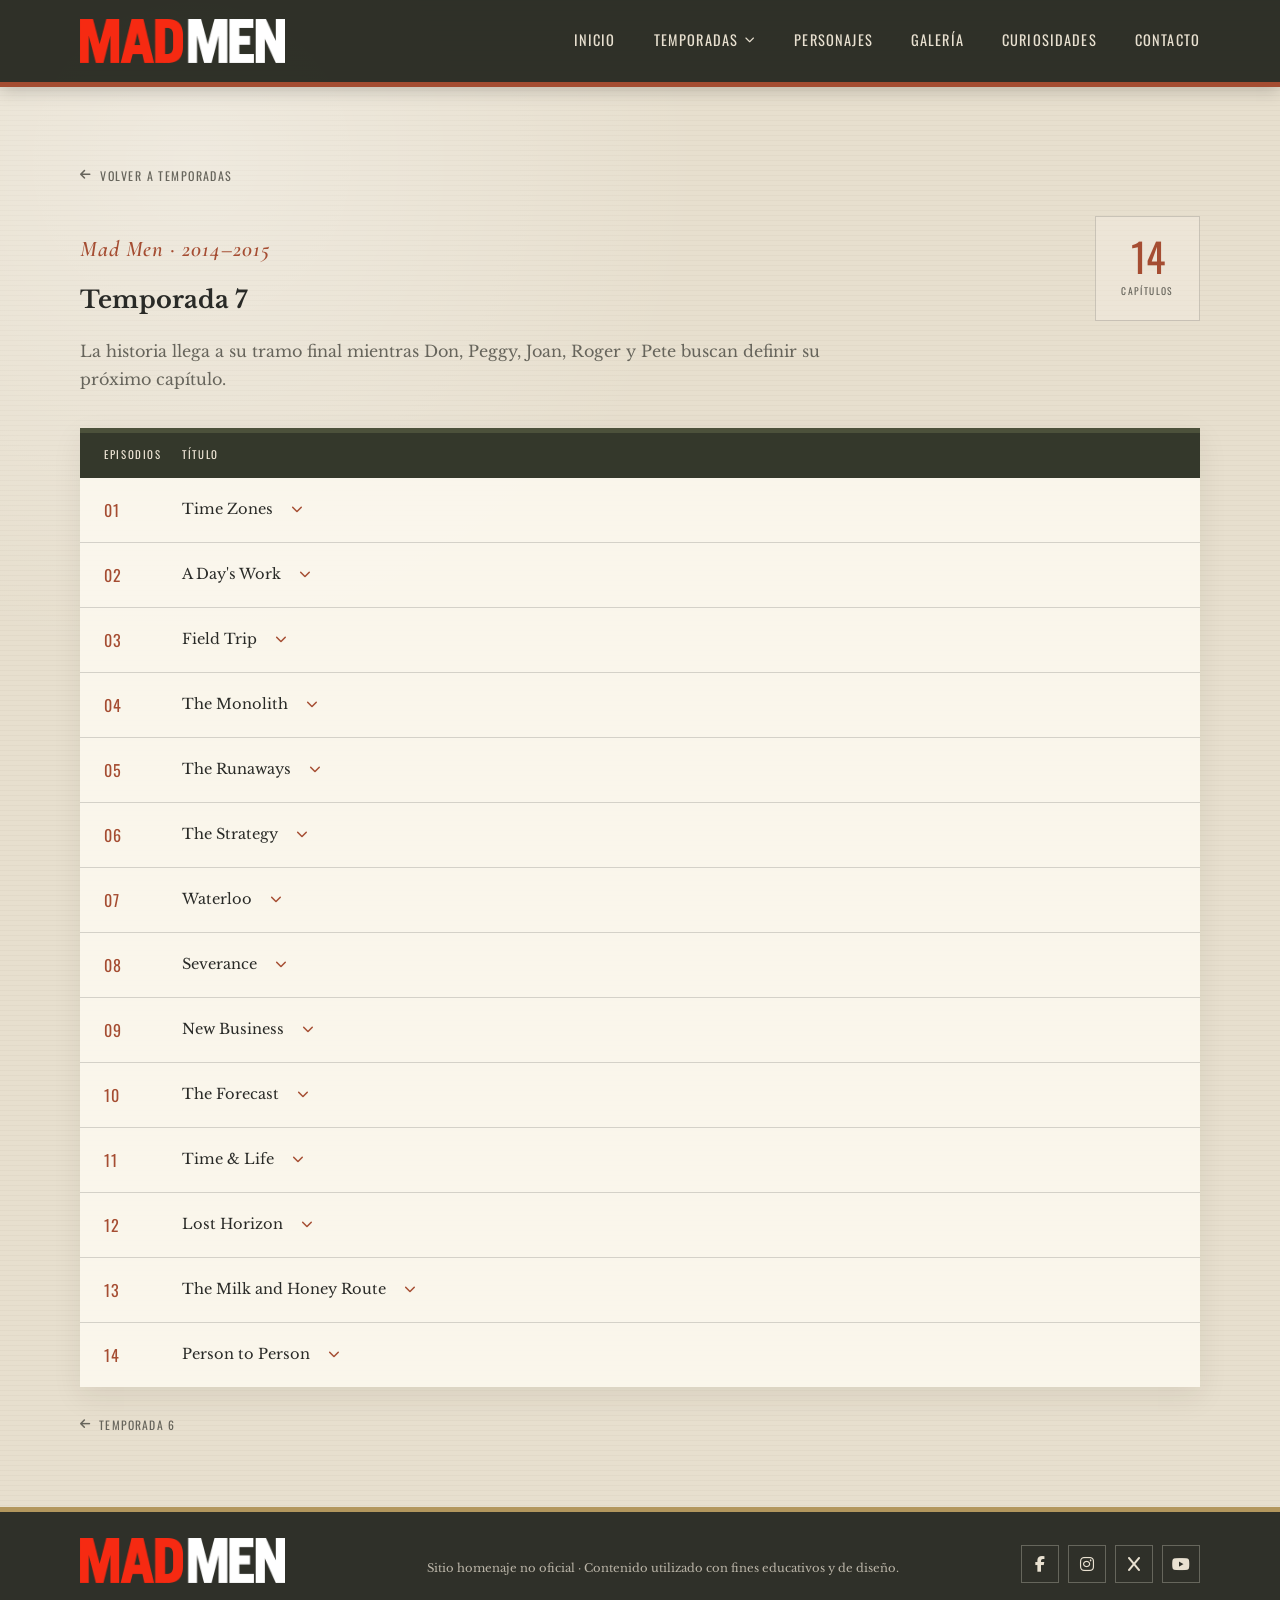
<file: temporada-7.html>
<!DOCTYPE html>
<html lang="es">
<head>
  <meta charset="UTF-8">
  <meta name="viewport" content="width=device-width, initial-scale=1.0">
  <meta name="description" content="Mad Men — temporadas y capítulos.">
  <title>Mad Men | Temporadas</title>
  <link rel="preconnect" href="https://fonts.googleapis.com">
  <link rel="preconnect" href="https://fonts.gstatic.com" crossorigin>
  <link href="https://fonts.googleapis.com/css2?family=Cormorant+Garamond:ital,wght@1,600&family=Libre+Baskerville:wght@400;700&family=Oswald:wght@400;500;600&display=swap" rel="stylesheet">
  <link rel="stylesheet" href="https://cdnjs.cloudflare.com/ajax/libs/font-awesome/6.5.2/css/all.min.css">
  <link rel="stylesheet" href="css/estilos.css">
</head>
<body>
<header class="site-header">
  <div class="container header-inner">
    <a class="brand" href="index.html" aria-label="Mad Men, volver al inicio"><img src="img/logo-mad-men.png" alt="Mad Men"></a>
    <button class="menu-toggle" type="button" aria-label="Abrir menú" aria-expanded="false"><i class="fa-solid fa-bars"></i></button>
    <nav class="main-nav" aria-label="Navegación principal">
      <a href="index.html">Inicio</a>
      <div class="nav-dropdown">
          <a class="season-nav-link" href="temporadas.html" aria-haspopup="true">
            Temporadas <i class="fa-solid fa-chevron-down" aria-hidden="true"></i>
          </a>
          <div class="season-submenu" aria-label="Seleccionar temporada">
            <a href="temporada-1.html">Temporada 1</a>
            <a href="temporada-2.html">Temporada 2</a>
            <a href="temporada-3.html">Temporada 3</a>
            <a href="temporada-4.html">Temporada 4</a>
            <a href="temporada-5.html">Temporada 5</a>
            <a href="temporada-6.html">Temporada 6</a>
            <a href="temporada-7.html">Temporada 7</a>
          </div>
        </div>
      <a href="personajes.html">Personajes</a>
      <a href="galeria.html">Galería</a>
      <a href="curiosidades.html">Curiosidades</a>
      <a href="contacto.html">Contacto</a>
    </nav>
  </div>
</header>
<main class="page season-detail-page">
  <section class="container season-detail-heading">
    <a class="back-link" href="temporadas.html"><i class="fa-solid fa-arrow-left"></i> Volver a temporadas</a>
    <div class="season-title-row">
      <div><p class="eyebrow">Mad Men · 2014–2015</p><h1>Temporada 7</h1></div>
      <div class="season-stamp"><span>14</span><small>CAPÍTULOS</small></div>
    </div>
    <div class="rule"></div>
    <p>La historia llega a su tramo final mientras Don, Peggy, Joan, Roger y Pete buscan definir su próximo capítulo.</p>
  </section>

  <section class="container episodes-panel" aria-label="Capítulos de la temporada 7">
    <div class="episodes-header"><span>EPISODIOS</span><span>TÍTULO</span></div>
    <ol class="episodes-list">
      <li class="episode-item episode-featured">
        <span class="episode-number">01</span>
        <div class="episode-featured-content">
          <div class="episode-featured-info">
            <details class="episode-details">
              <summary class="episode-title">
                <span>Time Zones</span>
                <i class="fa-solid fa-chevron-down" aria-hidden="true"></i>
              </summary>
              <div class="episode-summary">
                <div class="episode-summary-image">
                  <img src="img/07 01 Time Zones.jpg" alt="Escena de Time Zones">
                </div>
                <p>Don intenta adaptarse a una nueva dinámica de vida y trabajo a distancia entre Nueva York y la Costa Oeste, mientras la agencia afronta nuevos retos geográficos y comerciales[cite: 75].</p>
              </div>
            </details>
          </div>
        </div>
      </li>
      <li class="episode-item episode-featured">
        <span class="episode-number">02</span>
        <div class="episode-featured-content">
          <div class="episode-featured-info">
            <details class="episode-details">
              <summary class="episode-title">
                <span>A Day's Work</span>
                <i class="fa-solid fa-chevron-down" aria-hidden="true"></i>
              </summary>
              <div class="episode-summary">
                <div class="episode-summary-image">
                  <img src="img/07 02 A Day's Work.jpg" alt="Escena de A Day's Work">
                </div>
                <p>Las tensiones familiares y las complicaciones profesionales coinciden durante el Día de San Valentín, obligando a los personajes a lidiar con expectativas personales no cumplidas[cite: 76].</p>
              </div>
            </details>
          </div>
        </div>
      </li>
      <li class="episode-item episode-featured">
        <span class="episode-number">03</span>
        <div class="episode-featured-content">
          <div class="episode-featured-info">
            <details class="episode-details">
              <summary class="episode-title">
                <span>Field Trip</span>
                <i class="fa-solid fa-chevron-down" aria-hidden="true"></i>
              </summary>
              <div class="episode-summary">
                <div class="episode-summary-image">
                  <img src="img/07 03 Field Trip.jpg" alt="Escena de Field Trip">
                </div>
                <p>Don busca reinsertarse de lleno en la dinámica creativa de la agencia, generando fricciones y choques de autoridad con el equipo directivo y sus colegas[cite: 77].</p>
              </div>
            </details>
          </div>
        </div>
      </li>
      <li class="episode-item episode-featured">
        <span class="episode-number">04</span>
        <div class="episode-featured-content">
          <div class="episode-featured-info">
            <details class="episode-details">
              <summary class="episode-title">
                <span>The Monolith</span>
                <i class="fa-solid fa-chevron-down" aria-hidden="true"></i>
              </summary>
              <div class="episode-summary">
                <div class="episode-summary-image">
                  <img src="img/07 04 The Monolith.jpg" alt="Escena de The Monolith">
                </div>
                <p>La llegada de una nueva computadora gigante a la oficina altera las rutinas de todos e impulsa una profunda reflexión sobre la automatización y la obsolescencia laboral[cite: 78].</p>
              </div>
            </details>
          </div>
        </div>
      </li>
      <li class="episode-item episode-featured">
        <span class="episode-number">05</span>
        <div class="episode-featured-content">
          <div class="episode-featured-info">
            <details class="episode-details">
              <summary class="episode-title">
                <span>The Runaways</span>
                <i class="fa-solid fa-chevron-down" aria-hidden="true"></i>
              </summary>
              <div class="episode-summary">
                <div class="episode-summary-image">
                  <img src="img/07 05 The Runaways.jpg" alt="Escena de The Runaways">
                </div>
                <p>Los cambios culturales de la época se sienten con fuerza mientras varios personajes experimentan revelaciones personales y conflictos íntimos difíciles de contener[cite: 79].</p>
              </div>
            </details>
          </div>
        </div>
      </li>
      <li class="episode-item episode-featured">
        <span class="episode-number">06</span>
        <div class="episode-featured-content">
          <div class="episode-featured-info">
            <details class="episode-details">
              <summary class="episode-title">
                <span>The Strategy</span>
                <i class="fa-solid fa-chevron-down" aria-hidden="true"></i>
              </summary>
              <div class="episode-summary">
                <div class="episode-summary-image">
                  <img src="img/07 06 The Strategy.jpg" alt="Escena de The Strategy">
                </div>
                <p>Peggy y Don trabajan codo a codo en una campaña crucial, encontrando un espacio de entendimiento mutuo mientras evalúan el rumbo de sus respectivas carreras[cite: 80].</p>
              </div>
            </details>
          </div>
        </div>
      </li>
      <li class="episode-item episode-featured">
        <span class="episode-number">07</span>
        <div class="episode-featured-content">
          <div class="episode-featured-info">
            <details class="episode-details">
              <summary class="episode-title">
                <span>Waterloo</span>
                <i class="fa-solid fa-chevron-down" aria-hidden="true"></i>
              </summary>
              <div class="episode-summary">
                <div class="episode-summary-image">
                  <img src="img/07 07 Waterloo.jpg" alt="Escena de Waterloo">
                </div>
                <p>En paralelo con la histórica llegada del hombre a la Luna, la agencia afronta una transformación corporativa trascendental que redefine por completo su futuro[cite: 81].</p>
              </div>
            </details>
          </div>
        </div>
      </li>
      <li class="episode-item episode-featured">
        <span class="episode-number">08</span>
        <div class="episode-featured-content">
          <div class="episode-featured-info">
            <details class="episode-details">
              <summary class="episode-title">
                <span>Severance</span>
                <i class="fa-solid fa-chevron-down" aria-hidden="true"></i>
              </summary>
              <div class="episode-summary">
                <div class="episode-summary-image">
                  <img src="img/07 08 Severance.jpg" alt="Escena de Severance">
                </div>
                <p>Comienza el tramo final definitivo de la serie. Don experimenta extraños paralelismos y encuentros que lo reconectan con facetas y fantasmas de su pasado[cite: 83].</p>
              </div>
            </details>
          </div>
        </div>
      </li>
      <li class="episode-item episode-featured">
        <span class="episode-number">09</span>
        <div class="episode-featured-content">
          <div class="episode-featured-info">
            <details class="episode-details">
              <summary class="episode-title">
                <span>New Business</span>
                <i class="fa-solid fa-chevron-down" aria-hidden="true"></i>
              </summary>
              <div class="episode-summary">
                <div class="episode-summary-image">
                  <img src="img/07 09 New Business.jpg" alt="Escena de New Business">
                </div>
                <p>Las relaciones personales de los protagonistas se tambalean ante nuevas propuestas de vida, cambios en los afectos y la constante búsqueda de estabilidad[cite: 84].</p>
              </div>
            </details>
          </div>
        </div>
      </li>
      <li class="episode-item episode-featured">
        <span class="episode-number">10</span>
        <div class="episode-featured-content">
          <div class="episode-featured-info">
            <details class="episode-details">
              <summary class="episode-title">
                <span>The Forecast</span>
                <i class="fa-solid fa-chevron-down" aria-hidden="true"></i>
              </summary>
              <div class="episode-summary">
                <div class="episode-summary-image">
                  <img src="img/07 10 The Forecast.jpg" alt="Escena de The Forecast">
                </div>
                <p>Cada integrante de la agencia analiza el estado actual de su vida personal y profesional, intentando predecir qué les deparará el futuro cercano[cite: 85].</p>
              </div>
            </details>
          </div>
        </div>
      </li>
      <li class="episode-item episode-featured">
        <span class="episode-number">11</span>
        <div class="episode-featured-content">
          <div class="episode-featured-info">
            <details class="episode-details">
              <summary class="episode-title">
                <span>Time & Life</span>
                <i class="fa-solid fa-chevron-down" aria-hidden="true"></i>
              </summary>
              <div class="episode-summary">
                <div class="episode-summary-image">
                  <img src="img/07 11 Time & Life.jpg" alt="Escena de Time & Life">
                </div>
                <p>Se avecinan momentos críticos para la subsistencia independiente de la agencia corporativa, lo que genera desesperación y maniobras drásticas en el equipo directivo[cite: 86].</p>
              </div>
            </details>
          </div>
        </div>
      </li>
      <li class="episode-item episode-featured">
        <span class="episode-number">12</span>
        <div class="episode-featured-content">
          <div class="episode-featured-info">
            <details class="episode-details">
              <summary class="episode-title">
                <span>Lost Horizon</span>
                <i class="fa-solid fa-chevron-down" aria-hidden="true"></i>
              </summary>
              <div class="episode-summary">
                <div class="episode-summary-image">
                  <img src="img/07 12 Lost Horizon.jpg" alt="Escena de Lost Horizon">
                </div>
                <p>La reestructuración masiva descoloca por completo a los empleados. Varios toman decisiones imprevistas y drásticas sobre sus espacios de trabajo y su rumbo vital[cite: 87].</p>
              </div>
            </details>
          </div>
        </div>
      </li>
      <li class="episode-item episode-featured">
        <span class="episode-number">13</span>
        <div class="episode-featured-content">
          <div class="episode-featured-info">
            <details class="episode-details">
              <summary class="episode-title">
                <span>The Milk and Honey Route</span>
                <i class="fa-solid fa-chevron-down" aria-hidden="true"></i>
              </summary>
              <div class="episode-summary">
                <div class="episode-summary-image">
                  <img src="img/07 13 The Milk and Honey Route.jpg" alt="Escena de The Milk and Honey Route">
                </div>
                <p>Don emprende un viaje por carretera sin rumbo fijo que lo aleja de Nueva York, mientras otros personajes lidian con decisiones que alteran sus destinos[cite: 88].</p>
              </div>
            </details>
          </div>
        </div>
      </li>
      <li class="episode-item episode-featured">
        <span class="episode-number">14</span>
        <div class="episode-featured-content">
          <div class="episode-featured-info">
            <details class="episode-details">
              <summary class="episode-title">
                <span>Person to Person</span>
                <i class="fa-solid fa-chevron-down" aria-hidden="true"></i>
              </summary>
              <div class="episode-summary">
                <div class="episode-summary-image">
                  <img src="img/07 14 Person to Person.jpg" alt="Escena de Person to Person">
                </div>
                <p>En el episodio final de la serie, los personajes encuentran un cierre a sus complejos recorridos personales, culminando en un icónico momento de revelación e introspección[cite: 89].</p>
              </div>
            </details>
          </div>
        </div>
      </li>
    </ol>
  </section>

  <nav class="container season-pager" aria-label="Navegar entre temporadas">
    <a class="season-nav prev" href="temporada-6.html"><i class="fa-solid fa-arrow-left"></i> Temporada 6</a>
    <span></span>
  </nav>
</main>

<footer class="site-footer">
  <div class="container footer-inner">

    <div class="footer-brand">
      <a class="brand" href="index.html" aria-label="Mad Men, volver al inicio">
        <img src="img/logo-mad-men.png" alt="Mad Men">
      </a>
    </div>

    <p class="legal">
      Sitio homenaje no oficial · Contenido utilizado con fines educativos y de diseño.
    </p>

    <div class="social">
      <a href="https://www.facebook.com/MadMen" target="_blank" rel="noopener noreferrer" aria-label="Facebook">
        <i class="fa-brands fa-facebook-f"></i>
      </a>

      <a href="https://www.instagram.com/madmen_amc/" target="_blank" rel="noopener noreferrer" aria-label="Instagram">
        <i class="fa-brands fa-instagram"></i>
      </a>

      <a href="https://x.com/MadMen_AMC" target="_blank" rel="noopener noreferrer" aria-label="X (Twitter)">
        <i class="fa-brands fa-x"></i>
      </a>

      <a href="https://www.youtube.com/@amcplus" target="_blank" rel="noopener noreferrer" aria-label="YouTube">
        <i class="fa-brands fa-youtube"></i>
      </a>
    </div>

  </div>
</footer>

<script src="js/scripts.js"></script>
</body>
</html>
</file>
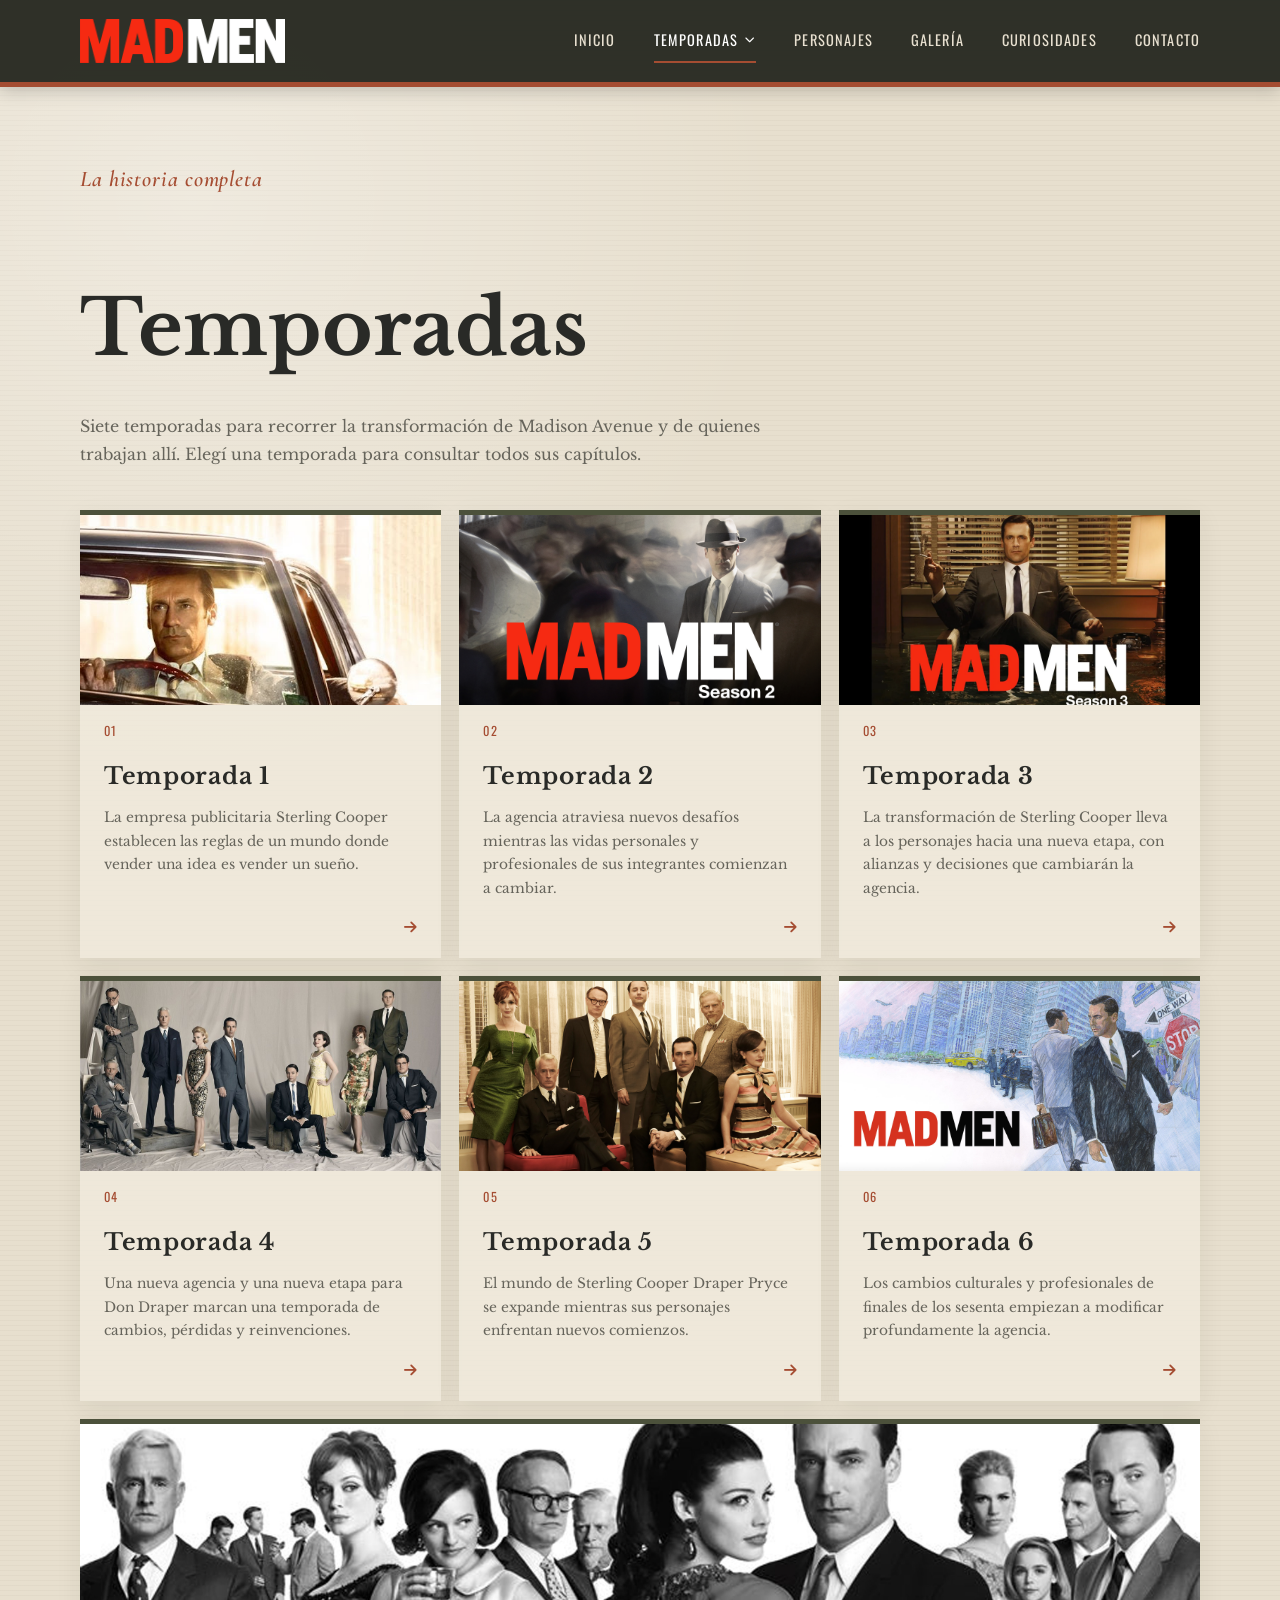
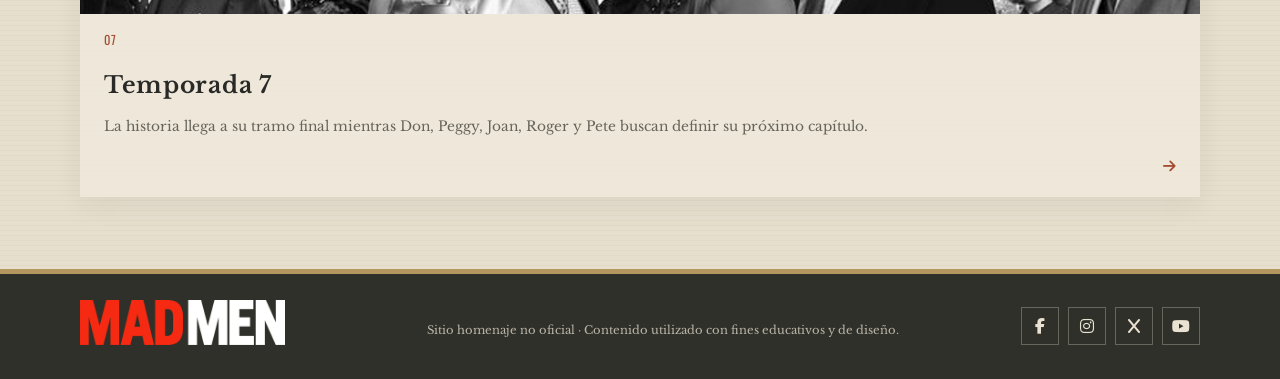
<file: temporadas.html>
<!DOCTYPE html>
<html lang="es">
<head>
  <meta charset="UTF-8">
  <meta name="viewport" content="width=device-width, initial-scale=1.0">
  <meta name="description" content="Mad Men — temporadas y capítulos.">
  <title>Mad Men | Temporadas</title>
  <link rel="preconnect" href="https://fonts.googleapis.com">
  <link rel="preconnect" href="https://fonts.gstatic.com" crossorigin>
  <link href="https://fonts.googleapis.com/css2?family=Cormorant+Garamond:ital,wght@1,600&family=Libre+Baskerville:wght@400;700&family=Oswald:wght@400;500;600&display=swap" rel="stylesheet">
  <link rel="stylesheet" href="https://cdnjs.cloudflare.com/ajax/libs/font-awesome/6.5.2/css/all.min.css">
  <link rel="stylesheet" href="css/estilos.css">
</head>
<body>
<header class="site-header">
  <div class="container header-inner">
    <a class="brand" href="index.html" aria-label="Mad Men, volver al inicio"><img src="img/logo-mad-men.png" alt="Mad Men"></a>
    <button class="menu-toggle" type="button" aria-label="Abrir menú" aria-expanded="false"><i class="fa-solid fa-bars"></i></button>
    <nav class="main-nav" aria-label="Navegación principal">
      <a href="index.html">Inicio</a>
      <div class="nav-dropdown">
          <a class="active season-nav-link" href="temporadas.html" aria-haspopup="true">
            Temporadas <i class="fa-solid fa-chevron-down" aria-hidden="true"></i>
          </a>
          <div class="season-submenu" aria-label="Seleccionar temporada">
            <a href="temporada-1.html">Temporada 1</a>
            <a href="temporada-2.html">Temporada 2</a>
            <a href="temporada-3.html">Temporada 3</a>
            <a href="temporada-4.html">Temporada 4</a>
            <a href="temporada-5.html">Temporada 5</a>
            <a href="temporada-6.html">Temporada 6</a>
            <a href="temporada-7.html">Temporada 7</a>
          </div>
        </div>
      <a href="personajes.html">Personajes</a>
      <a href="galeria.html">Galería</a>
      <a href="curiosidades.html">Curiosidades</a>
      <a href="contacto.html">Contacto</a>
    </nav>
  </div>
</header>
<main class="page">
  <section class="container page-heading">
    <p class="eyebrow">La historia completa</p>
    <h1>Temporadas</h1>
    <p>Siete temporadas para recorrer la transformación de Madison Avenue y de quienes trabajan allí. Elegí una temporada para consultar todos sus capítulos.</p>
  </section>

  <section class="container seasons-grid season-links" aria-label="Seleccionar temporada">
    <a class="season-card season-link" href="temporada-1.html">
      <span class="season-cover"><img src="img/temporada-1.png" alt="Portada de la temporada 1 de Mad Men" loading="lazy"></span>
      <span class="season-number">01</span>
      <h2>Temporada 1</h2>
      <p>La empresa publicitaria Sterling Cooper establecen las reglas de un mundo donde vender una idea es vender un sueño.</p><i class="season-arrow fa-solid fa-arrow-right" aria-hidden="true"></i>
    </a>
    <a class="season-card season-link" href="temporada-2.html">
      <span class="season-cover"><img src="img/temporada-2.jpg" alt="Portada de la temporada 2 de Mad Men" loading="lazy"></span>
      <span class="season-number">02</span>
      <h2>Temporada 2</h2>
      <p>La agencia atraviesa nuevos desafíos mientras las vidas personales y profesionales de sus integrantes comienzan a cambiar.</p><i class="season-arrow fa-solid fa-arrow-right" aria-hidden="true"></i>
    </a>
    <a class="season-card season-link" href="temporada-3.html">
      <span class="season-cover"><img src="img/temporada-3.jpg" alt="Portada de la temporada 3 de Mad Men" loading="lazy"></span>
      <span class="season-number">03</span>
      <h2>Temporada 3</h2>
      <p>La transformación de Sterling Cooper lleva a los personajes hacia una nueva etapa, con alianzas y decisiones que cambiarán la agencia.</p><i class="season-arrow fa-solid fa-arrow-right" aria-hidden="true"></i>
    </a>
    <a class="season-card season-link" href="temporada-4.html">
      <span class="season-cover"><img src="img/temporada-4.jpg" alt="Portada de la temporada 4 de Mad Men" loading="lazy"></span>
      <span class="season-number">04</span>
      <h2>Temporada 4</h2>
      <p>Una nueva agencia y una nueva etapa para Don Draper marcan una temporada de cambios, pérdidas y reinvenciones.</p><i class="season-arrow fa-solid fa-arrow-right" aria-hidden="true"></i>
    </a>
    <a class="season-card season-link" href="temporada-5.html">
      <span class="season-cover"><img src="img/temporada-5.jpg" alt="Portada de la temporada 5 de Mad Men" loading="lazy"></span>
      <span class="season-number">05</span>
      <h2>Temporada 5</h2>
      <p>El mundo de Sterling Cooper Draper Pryce se expande mientras sus personajes enfrentan nuevos comienzos.</p><i class="season-arrow fa-solid fa-arrow-right" aria-hidden="true"></i>
    </a>
    <a class="season-card season-link" href="temporada-6.html">
      <span class="season-cover"><img src="img/temporada-6.jpg" alt="Portada de la temporada 6 de Mad Men" loading="lazy"></span>
      <span class="season-number">06</span>
      <h2>Temporada 6</h2>
      <p>Los cambios culturales y profesionales de finales de los sesenta empiezan a modificar profundamente la agencia.</p><i class="season-arrow fa-solid fa-arrow-right" aria-hidden="true"></i>
    </a>
    <a class="season-card season-link" href="temporada-7.html">
      <span class="season-cover"><img src="img/temporada-7.jpg" alt="Portada de la temporada 7 de Mad Men" loading="lazy"></span>
      <span class="season-number">07</span>
      <h2>Temporada 7</h2>
      <p>La historia llega a su tramo final mientras Don, Peggy, Joan, Roger y Pete buscan definir su próximo capítulo.</p><i class="season-arrow fa-solid fa-arrow-right" aria-hidden="true"></i>
    </a>
  </section>
</main>

<footer class="site-footer">
  <div class="container footer-inner">

    <div class="footer-brand">
      <a class="brand" href="index.html" aria-label="Mad Men, volver al inicio">
        <img src="img/logo-mad-men.png" alt="Mad Men">
      </a>
    </div>

    <p class="legal">
      Sitio homenaje no oficial · Contenido utilizado con fines educativos y de diseño.
    </p>

    <div class="social">
      <a href="https://www.facebook.com/MadMen" target="_blank" rel="noopener noreferrer" aria-label="Facebook">
        <i class="fa-brands fa-facebook-f"></i>
      </a>

      <a href="https://www.instagram.com/madmen_amc/" target="_blank" rel="noopener noreferrer" aria-label="Instagram">
        <i class="fa-brands fa-instagram"></i>
      </a>

      <a href="https://x.com/MadMen_AMC" target="_blank" rel="noopener noreferrer" aria-label="X (Twitter)">
        <i class="fa-brands fa-x"></i>
      </a>

      <a href="https://www.youtube.com/@amcplus" target="_blank" rel="noopener noreferrer" aria-label="YouTube">
        <i class="fa-brands fa-youtube"></i>
      </a>
    </div>

  </div>
</footer>

<script src="js/scripts.js"></script>
</body>
</html>
</file>
<file: css/estilos.css>
/* =========================================================
   MAD MEN — Estilos principales
   Maquetación responsive basada en Flexbox
   ========================================================= */

:root {
  --cream: #e7dfce;
  --paper: #f2ecdf;
  --ink: #292a27;
  --muted: #66645b;
  --olive: #4c513b;
  --olive-dark: #34382b;
  --brown: #665544;
  --rust: #a54d32;
  --gold: #b3975e;
  --line: rgba(41, 42, 39, .18);
  --shadow: 0 18px 40px rgba(38, 31, 23, .15);
}

* {
  box-sizing: border-box;
}

html {
  scroll-behavior: smooth;
}

body {
  margin: 0;
  color: var(--ink);
  background:
    radial-gradient(circle at 15% 10%, rgba(255,255,255,.34), transparent 28%),
    linear-gradient(rgba(80, 68, 48, .035) 1px, transparent 1px),
    var(--cream);
  background-size: auto, 100% 5px, auto;
  font-family: "Libre Baskerville", Georgia, serif;
  line-height: 1.75;
}

img {
  display: block;
  max-width: 100%;
}

a {
  color: inherit;
}

.container {
  width: min(1120px, calc(100% - 40px));
  margin-inline: auto;
}

/* Header */
.site-header {
  position: relative;
  z-index: 10;
  background: rgba(43, 45, 37, .98);
  border-bottom: 5px solid var(--rust);
  box-shadow: 0 4px 16px rgba(0,0,0,.18);
}

.header-inner {
  min-height: 82px;
  display: flex;
  align-items: center;
  justify-content: space-between;
  gap: 28px;
}

.brand {
  display: inline-flex;
  align-items: center;
  width: clamp(150px, 18vw, 225px);
  text-decoration: none;
  line-height: 0;
}

.brand img {
  display: block;
  width: 100%;
  height: auto;
  max-height: 55px;
  object-fit: contain;
}

.main-nav {
  display: flex;
  align-items: center;
  gap: clamp(18px, 3vw, 38px);
  font-family: "Oswald", Arial, sans-serif;
  text-transform: uppercase;
  letter-spacing: .08em;
  font-size: .9rem;
}

.main-nav a {
  color: #e8e0d0;
  text-decoration: none;
  padding: 8px 0;
  border-bottom: 2px solid transparent;
  transition: color .2s ease, border-color .2s ease;
}

.main-nav a:hover,
.main-nav a.active {
  color: #fff;
  border-color: var(--rust);
}

.nav-dropdown {
  position: relative;
}

.season-nav-link {
  display: inline-flex;
  align-items: center;
  gap: 7px;
  padding: 8px 0;
  color: #e8e0d0;
  border-bottom: 2px solid transparent;
  transition: color .2s ease, border-color .2s ease;
}

.season-nav-link i {
  font-size: .62rem;
  transition: transform .2s ease;
}

.nav-dropdown:hover .season-nav-link,
.nav-dropdown:focus-within .season-nav-link,
.nav-dropdown.is-current .season-nav-link {
  color: #fff;
  border-color: var(--rust);
}

.nav-dropdown:hover .season-nav-link i,
.nav-dropdown:focus-within .season-nav-link i {
  transform: rotate(180deg);
}

.season-submenu {
  position: absolute;
  top: 100%;
  left: 50%;
  z-index: 30;
  display: grid;
  min-width: 205px;
  padding: 8px;
  background: #2f3029;
  border-top: 3px solid var(--rust);
  box-shadow: 0 12px 28px rgba(0,0,0,.28);
  opacity: 0;
  visibility: hidden;
  pointer-events: none;
  transform: translate(-50%, -7px);
  transition: opacity .18s ease, transform .18s ease, visibility .18s ease;
}

.nav-dropdown:hover .season-submenu,
.nav-dropdown:focus-within .season-submenu {
  opacity: 1;
  visibility: visible;
  pointer-events: auto;
  transform: translate(-50%, 0);
}

.season-submenu a {
  display: block;
  padding: 10px 13px;
  color: #e8e0d0;
  border: 0;
  font-size: .78rem;
  letter-spacing: .08em;
  white-space: nowrap;
}

.season-submenu a:hover,
.season-submenu a.active {
  color: #fff;
  background: rgba(165, 77, 50, .82);
  border: 0;
}

.menu-toggle {
  display: none;
  border: 0;
  background: transparent;
  color: #eee7d8;
  font-size: 1.35rem;
  cursor: pointer;
}

/* Home / Hero */
.hero {
  min-height: calc(100vh - 82px);
  display: flex;
  align-items: center;
  gap: clamp(40px, 6vw, 80px);
  padding: 60px 0;
}

.hero-copy {
  flex: 1 1 0;
  min-width: 0;
}

/* Antetítulos ("eyebrow"): la línea corta que va arriba de cada título principal */
.eyebrow {
  margin: 0 0 10px;
  color: var(--rust);
  font-family: "Cormorant Garamond", "Libre Baskerville", Georgia, serif;
  font-style: italic;
  font-weight: 600;
  font-size: clamp(1.15rem, 2vw, 1.4rem);
  letter-spacing: .04em;
}

/* =========================================================
   Efecto de fotografías retro / "tiradas" en el Hero
   ========================================================= */
.hero-photos {
  position: relative;
  flex: 1 1 0;
  min-width: 0;
  min-height: 450px;
}

.retro-photo {
  position: absolute;
  background: #fdfbf7;
  padding: 10px 10px 32px 10px;
  box-shadow: 0 12px 30px rgba(0, 0, 0, 0.22);
  transition: transform 0.3s ease, z-index 0.3s ease;
}

.retro-photo img {
  display: block;
  width: 100%;
  object-fit: cover;
  filter: saturate(.78) sepia(.12) contrast(.95);
}

.retro-photo .image-caption {
  position: absolute;
  bottom: 8px;
  left: 10px;
  right: 10px;
  padding: 0;
  background: transparent;
  color: #555;
  font-family: "Oswald", Arial, sans-serif;
  font-size: .68rem;
  letter-spacing: .1em;
  text-align: center;
}

/* Posicionamiento y rotación individual para las 3 fotos */
.photo-1 {
  width: 65%;
  top: 0;
  left: 0;
  transform: rotate(-4deg);
  z-index: 1;
}

.photo-1 img {
  aspect-ratio: 4 / 3;
}

.photo-2 {
  width: 60%;
  top: 25%;
  right: 0;
  transform: rotate(5deg);
  z-index: 2;
}

.photo-2 img {
  aspect-ratio: 16 / 9;
}

.photo-3 {
  width: 52%;
  bottom: 0;
  left: 20%;
  transform: rotate(-2deg);
  z-index: 3;
}

.photo-3 img {
  aspect-ratio: 4 / 3;
}

/* Efecto al pasar el cursor: la foto pasa al frente y se endereza */
.retro-photo:hover {
  transform: rotate(0deg) scale(1.04);
  z-index: 10;
}

/* Ajuste responsive para pantallas chicas */
@media (max-width: 820px) {
  .hero-photos {
    min-height: 350px;
    width: min(100%, 450px);
    margin-inline: auto;
  }
}

/* Páginas internas */
.page {
  min-height: calc(100vh - 82px);
  padding: 72px 0;
}

.page-heading {
  margin-bottom: 42px;
}

.page-heading h1 {
  font-size: clamp(3rem, 6vw, 5rem);
  margin-bottom: 12px;
}

.page-heading > p:last-child {
  max-width: 720px;
  color: var(--muted);
}

/* Personajes — diseño editorial retro */
.characters-page {
  padding-top: 48px;
  padding-bottom: 70px;
}

.character-feature {
  display: flex;
  align-items: stretch;
  gap: clamp(34px, 5vw, 58px);
  margin-bottom: 76px;
}

.character-portrait {
  position: relative;
  flex: 1 1 52%;
  min-width: 0;
  overflow: hidden;
  background: #3b372f;
  box-shadow: var(--shadow);
}

.character-portrait::after {
  content: "";
  position: absolute;
  inset: 0;
  pointer-events: none;
  background: linear-gradient(90deg, rgba(25,21,17,.08), transparent 35%, rgba(25,21,17,.05));
}

.character-portrait img {
  width: 100%;
  height: 100%;
  min-height: 480px;
  object-fit: cover;
  object-position: center top;
  filter: saturate(.82) sepia(.08) contrast(.98);
}

.portrait-label {
  position: absolute;
  z-index: 2;
  left: 0;
  bottom: 0;
  padding: 9px 14px;
  color: #eee5d5;
  background: rgba(47,48,41,.94);
  font-family: "Oswald", Arial, sans-serif;
  font-size: .72rem;
  letter-spacing: .14em;
  text-transform: uppercase;
}

.character-feature-copy {
  position: relative;
  flex: 1 1 48%;
  padding: 28px 8px 25px 0;
}

.character-feature-copy h1 {
  margin: 0;
  font-family: "Libre Baskerville", Georgia, serif;
  font-size: clamp(3.2rem, 6vw, 5.2rem);
  font-weight: 700;
  line-height: 1;
  letter-spacing: -.04em;
  text-transform: none;
}

.character-subtitle {
  margin: 8px 0 0;
  font-family: "Oswald", Arial, sans-serif;
  font-size: 1.05rem;
  text-transform: uppercase;
  letter-spacing: .22em;
}

.character-rule {
  width: 82px;
  height: 3px;
  margin: 20px 0 24px;
  background: var(--rust);
}

.character-feature-copy > p:not(.eyebrow):not(.character-subtitle) {
  max-width: 610px;
  color: #4c4941;
  font-size: .92rem;
}

.character-feature-copy blockquote {
  max-width: 520px;
  margin: 25px 0 0;
  padding: 17px 0 0;
  border-top: 1px solid var(--line);
  font-family: "Libre Baskerville", Georgia, serif;
  font-size: 1.05rem;
  font-style: italic;
}

.atomic-mark {
  position: absolute;
  top: -3px;
  left: -4px;
  width: 48px;
  height: 48px;
  transform: translateY(-2px);
  opacity: .95;
}

.atomic-mark::before,
.atomic-mark::after,
.atomic-mark span {
  content: "";
  position: absolute;
  left: 50%;
  top: 50%;
  width: 42px;
  height: 2px;
  background: var(--rust);
  transform-origin: center;
}

.atomic-mark::before { transform: translate(-50%, -50%) rotate(0deg); }
.atomic-mark::after { transform: translate(-50%, -50%) rotate(60deg); }
.atomic-mark span:nth-child(1) { transform: translate(-50%, -50%) rotate(120deg); }
.atomic-mark span:nth-child(2) { transform: translate(-50%, -50%) rotate(30deg); width: 5px; height: 5px; border-radius: 50%; }
.atomic-mark span:nth-child(3) { transform: translate(-50%, -50%) rotate(90deg); width: 5px; height: 5px; border-radius: 50%; }
.atomic-mark span:nth-child(4) { transform: translate(-50%, -50%) rotate(150deg); width: 5px; height: 5px; border-radius: 50%; }
.atomic-mark span:nth-child(5),
.atomic-mark span:nth-child(6) { display: none; }

.character-feature-copy .eyebrow {
  margin-top: 42px;
}

.character-group {
  margin-bottom: 62px;
}

.group-heading {
  display: flex;
  align-items: flex-end;
  gap: 16px;
  margin-bottom: 20px;
  padding-bottom: 10px;
  border-bottom: 1px solid var(--line);
}

.group-heading .eyebrow {
  margin-bottom: 3px;
}

.group-heading h2 {
  margin: 0;
  font-size: clamp(1.45rem, 2.5vw, 2rem);
  letter-spacing: .04em;
  line-height: 1.15;
}

.group-number {
  flex: 0 0 auto;
  color: var(--rust);
  font-family: "Oswald", Arial, sans-serif;
  font-size: 1.35rem;
  line-height: 1;
}

.characters-grid {
  display: flex;
  flex-wrap: wrap;
  gap: 14px;
}

.character-card {
  flex: 1 1 calc(20% - 14px);
  min-width: 170px;
  background: rgba(242,236,223,.56);
  border: 1px solid rgba(80,72,58,.18);
  transition: transform .2s ease, box-shadow .2s ease;
}

.character-card:hover {
  transform: translateY(-4px);
  box-shadow: 0 12px 26px rgba(38,31,23,.13);
}

.card-image,
.character-placeholder {
  width: 100%;
  aspect-ratio: 1 / 1.05;
  overflow: hidden;
  background: #4a463e;
}

.card-image img {
  width: 100%;
  height: 100%;
  object-fit: cover;
  object-position: center top;
  filter: saturate(.8) sepia(.1);
}

.character-placeholder {
  display: grid;
  place-items: center;
  color: #e8dfcf;
  background:
    linear-gradient(135deg, rgba(165,77,50,.16), transparent 45%),
    #4b4a42;
  font-family: "Oswald", Arial, sans-serif;
  font-size: clamp(2.3rem, 5vw, 3.7rem);
  letter-spacing: .06em;
}

.card-content {
  min-height: 86px;
  padding: 10px 10px 13px;
  text-align: center;
}

.card-content h3 {
  margin: 0 0 5px;
  font-family: "Libre Baskerville", Georgia, serif;
  font-size: .91rem;
  line-height: 1.25;
}

.card-content span {
  color: var(--muted);
  font-family: "Oswald", Arial, sans-serif;
  font-size: .62rem;
  letter-spacing: .14em;
  text-transform: uppercase;
}

.family-grid .character-card {
  flex-basis: calc(20% - 14px);
}

/* Temporadas */
.seasons-grid {
  display: flex;
  flex-wrap: wrap;
  gap: 18px;
}

.season-card {
  flex: 1 1 calc(33.333% - 18px);
  min-width: 260px;
  padding: 28px 25px 25px;
  border-top: 5px solid var(--olive);
  background: rgba(242, 236, 223, .74);
  box-shadow: 0 8px 25px rgba(49, 42, 31, .07);
}

.season-card span {
  color: var(--rust);
  font-family: "Oswald", Arial, sans-serif;
  font-size: 2.2rem;
  line-height: 1;
}

.season-card h2 {
  margin: 13px 0 8px;
  font-size: 1.45rem;
  letter-spacing: .03em;
}

.season-card p {
  margin: 0;
  color: var(--muted);
  font-size: .86rem;
  line-height: 1.7;
}

/* Galería */
.gallery-grid {
  display: flex;
  flex-wrap: wrap;
  align-items: stretch;
  gap: 28px;
}

.gallery-item {
  flex: 1 1 calc(33.333% - 28px);
  min-width: 280px;
  margin: 0;
  background: #34352d;
  box-shadow: var(--shadow);
  display: flex;
  flex-direction: column;
  cursor: pointer;
  transition: transform 0.3s ease;
}

.gallery-item:hover {
  transform: translateY(-4px);
}

.gallery-item:focus-visible {
  outline: 3px solid var(--rust);
  outline-offset: 3px;
}

.gallery-item img {
  width: 100%;
  height: 280px;
  aspect-ratio: 16 / 9;
  object-fit: cover;
  object-position: center;
  display: block;
}

.gallery-item figcaption {
  padding: 12px 15px;
  color: #eee5d5;
  font-family: "Oswald", Arial, sans-serif;
  font-size: .78rem;
  text-transform: uppercase;
  letter-spacing: .1em;
  background: #34352d;
}

/* Lightbox */
.lightbox {
  position: fixed;
  inset: 0;
  background: rgba(0, 0, 0, 0.85);
  display: flex;
  align-items: center;
  justify-content: center;
  z-index: 1000;
  opacity: 0;
  visibility: hidden;
  transition: opacity 0.3s ease, visibility 0.3s ease;
  padding: 20px;
}

.lightbox.active {
  opacity: 1;
  visibility: visible;
}

.lightbox-content {
  position: relative;
  max-width: 90vw;
  max-height: 90vh;
  display: flex;
  flex-direction: column;
  background: #1a1a1a;
  border-radius: 4px;
  overflow: hidden;
  box-shadow: 0 10px 30px rgba(0,0,0,0.5);
}

.lightbox-img {
  max-width: 100%;
  max-height: 75vh;
  object-fit: contain;
  display: block;
  background: #000;
}

.lightbox-close {
  position: absolute;
  top: 10px;
  right: 15px;
  background: rgba(0, 0, 0, 0.6);
  color: #fff;
  border: none;
  font-size: 2rem;
  width: 40px;
  height: 40px;
  border-radius: 50%;
  cursor: pointer;
  z-index: 10;
  display: flex;
  align-items: center;
  justify-content: center;
  transition: background 0.2s;
}

.lightbox-close:hover {
  background: rgba(255, 255, 255, 0.2);
}

.lightbox-footer {
  padding: 15px 20px;
  display: flex;
  justify-content: space-between;
  align-items: center;
  background: #262622;
  gap: 20px;
  flex-wrap: wrap;
}

.lightbox-caption {
  color: #eee5d5;
  font-family: "Oswald", Arial, sans-serif;
  font-size: 0.9rem;
  letter-spacing: 0.05em;
  margin: 0;
  text-transform: uppercase;
}

.lightbox-download {
  background: #b54a32;
  color: #fff;
  padding: 8px 16px;
  border-radius: 2px;
  font-family: "Oswald", Arial, sans-serif;
  font-size: 0.8rem;
  text-decoration: none;
  text-transform: uppercase;
  letter-spacing: 0.08em;
  display: inline-flex;
  align-items: center;
  gap: 8px;
  transition: background 0.2s;
}

.lightbox-download:hover {
  background: #933924;
}

.lightbox-btn {
  position: absolute;
  top: 50%;
  transform: translateY(-50%);
  background: rgba(0, 0, 0, 0.6);
  color: #fff;
  border: none;
  font-size: 1.2rem;
  width: 45px;
  height: 45px;
  border-radius: 50%;
  cursor: pointer;
  z-index: 10;
  display: flex;
  align-items: center;
  justify-content: center;
  transition: background 0.2s, transform 0.2s;
}

.lightbox-btn:hover {
  background: rgba(255, 255, 255, 0.2);
  transform: translateY(-50%) scale(1.05);
}

.lightbox-prev {
  left: 15px;
}

.lightbox-next {
  right: 15px;
}

/* Contacto */
.contact-layout {
  display: flex;
  align-items: flex-start;
  gap: clamp(40px, 8vw, 100px);
}

.contact-copy,
.contact-form {
  flex: 1 1 0;
}

.contact-copy h1 {
  font-size: clamp(3.5rem, 7vw, 6rem);
}

.contact-copy > p:not(.eyebrow) {
  color: var(--muted);
  max-width: 520px;
}

.contact-note {
  display: flex;
  align-items: flex-start;
  gap: 13px;
  margin-top: 28px;
  padding: 17px;
  border-left: 4px solid var(--rust);
  background: rgba(242,236,223,.7);
  color: var(--muted);
  font-size: .82rem;
}

.contact-note i {
  margin-top: 5px;
  color: var(--rust);
}

.contact-form {
  padding: 32px;
  background: rgba(242,236,223,.78);
  border-top: 5px solid var(--olive);
  box-shadow: var(--shadow);
}

.contact-form label {
  display: block;
  margin-bottom: 6px;
  font-family: "Oswald", Arial, sans-serif;
  font-size: .8rem;
  letter-spacing: .1em;
  text-transform: uppercase;
}

.contact-form input,
.contact-form textarea {
  width: 100%;
  margin-bottom: 20px;
  padding: 12px 13px;
  color: var(--ink);
  background: #f7f1e6;
  border: 1px solid #bdb4a3;
  border-radius: 0;
  outline: none;
  font: inherit;
}

.contact-form input:focus,
.contact-form textarea:focus {
  border-color: var(--olive);
  box-shadow: 0 0 0 2px rgba(76,81,59,.12);
}

.contact-form .button {
  margin-top: 0;
}

.form-message {
  min-height: 24px;
  margin: 12px 0 0;
  color: var(--olive-dark);
  font-size: .82rem;
}

/* Footer */
.site-footer {
  color: #e9e1d1;
  background: #2f3029;
  border-top: 5px solid var(--gold);
}

.footer-inner {
  min-height: 105px;
  display: flex;
  align-items: center;
  justify-content: space-between;
  gap: 25px;
  padding: 20px 0;
}

.footer-title {
  margin: 0;
  color: #d45436;
  font-size: 1.35rem;
  line-height: 1;
}

.legal {
  margin: 8px 0 0;
  color: #bbb5a8;
  font-size: .72rem;
}

.social {
  display: flex;
  gap: 9px;
}

.social a {
  width: 38px;
  height: 38px;
  display: grid;
  place-items: center;
  color: #e9e1d1;
  border: 1px solid #66665c;
  text-decoration: none;
  transition: all .2s ease;
}

.social a:hover {
  color: #fff;
  background: var(--rust);
  border-color: var(--rust);
  transform: translateY(-2px);
}

/* Responsive */
@media (max-width: 980px) {
  .character-feature {
    gap: 32px;
  }

  .character-card,
  .family-grid .character-card {
    flex-basis: calc(33.333% - 14px);
  }
}

@media (max-width: 820px) {
  .header-inner {
    min-height: 70px;
  }

  .menu-toggle {
    display: block;
  }

  .main-nav {
    display: none;
    position: absolute;
    left: 0;
    right: 0;
    top: 70px;
    flex-direction: column;
    align-items: stretch;
    gap: 0;
    padding: 10px 20px 16px;
    background: #2f3029;
    border-bottom: 4px solid var(--rust);
  }

  .main-nav.open {
    display: flex;
  }

  .main-nav a {
    padding: 13px 4px;
  }

  .nav-dropdown {
    width: 100%;
  }

  .season-nav-link {
    width: 100%;
    justify-content: space-between;
    padding: 13px 4px;
  }

  .season-submenu {
    position: static;
    display: none;
    opacity: 1;
    visibility: visible;
    pointer-events: auto;
    transform: none;
    box-shadow: none;
    background: #383932;
    padding: 10px 15px 10px 25px;
    border-top: none;
  }

  /* Se despliega en forma de lista vertical al hacer clic */
  .nav-dropdown.is-open .season-submenu {
    display: flex;
    flex-direction: column;
  }

  /* Anula el transform de escritorio (translate -50%) que gana por especificidad
     cuando el enlace queda en :focus-within al tocarlo en mobile, y que
     empujaba el submenú fuera de la pantalla */
  .nav-dropdown:hover .season-submenu,
  .nav-dropdown:focus-within .season-submenu {
    transform: none;
  }

  .season-submenu a {
    display: block;
    padding: 12px 15px;
    color: #ffffff !important; /* Forzamos el color blanco visible */
    font-size: .85rem;
    white-space: normal;
    border: none;
    background: transparent;
  }

  .character-feature {
    flex-direction: column;
    margin-bottom: 55px;
  }

  .character-portrait img {
    min-height: 0;
    aspect-ratio: 4 / 3;
  }

  .character-feature-copy {
    padding: 0;
  }

  .character-feature-copy h1 {
    font-size: clamp(3rem, 14vw, 4.5rem);
  }

  .character-card,
  .family-grid .character-card {
    flex-basis: calc(50% - 14px);
  }

  .hero {
    min-height: auto;
    flex-direction: column;
    align-items: stretch;
    padding-top: 48px;
    gap: 45px;
  }

  .hero-copy {
    order: 1;
  }

  .hero-photos {
    order: 2;
    min-height: 350px;
    width: min(100%, 450px);
    margin-inline: auto;
  }

  .contact-layout {
    flex-direction: column;
  }

  .contact-form {
    width: 100%;
  }
}

@media (max-width: 560px) {
  .season-cover {
    height: 210px;
  }

  .characters-page {
    padding-top: 35px;
  }

  .character-card,
  .family-grid .character-card {
    flex-basis: 100%;
    min-width: 100%;
  }

  .character-placeholder,
  .card-image {
    aspect-ratio: 16 / 10;
  }

  .group-heading {
    align-items: flex-start;
    gap: 14px;
  }

  .group-number {
    padding-top: 3px;
  }

  .container {
    width: min(100% - 28px, 1120px);
  }

  h1 {
    font-size: 3rem;
  }

  .hero-copy p:not(.eyebrow) {
    font-size: .9rem;
  }

  .season-card {
    min-width: 100%;
  }

  .gallery-item {
    flex-basis: 100%;
  }

  .gallery-item img {
    height: auto;
    aspect-ratio: 3 / 2;
  }

  .footer-inner {
    flex-direction: column;
    align-items: flex-start;
  }

  .social {
    margin-top: 5px;
  }

  .contact-form {
    padding: 22px;
  }
}

/* Personajes interactivos y logotipos */
.character-card {
  appearance: none;
  padding: 0;
  color: inherit;
  font: inherit;
  text-align: center;
  cursor: pointer;
  min-width: 0;
  overflow: hidden;
  display: flex;
  flex-direction: column;
  align-items: stretch;
}

.character-card:focus-visible {
  outline: 3px solid var(--rust);
  outline-offset: 4px;
}

.character-card.is-active {
  transform: translateY(-4px);
  border-color: var(--rust);
  box-shadow: 0 12px 26px rgba(38,31,23,.16), inset 0 0 0 2px rgba(165,77,50,.18);
}

.character-card .card-image,
.character-card .character-placeholder {
  display: block;
  flex: 0 0 auto;
  width: 100%;
  height: 132px;
  aspect-ratio: auto;
  overflow: hidden;
}

.character-card .card-image img {
  display: block;
  width: 100%;
  height: 100%;
  max-width: 100%;
  object-fit: cover;
  object-position: center top;
}

.character-card .card-content {
  flex: 1 1 auto;
  min-height: 78px;
  width: 100%;
  overflow-wrap: anywhere;
  display: block;
}

.card-content strong,
.card-content small {
  display: block;
}

.card-content strong {
  margin-bottom: 5px;
  font-family: "Libre Baskerville", Georgia, serif;
  font-size: .91rem;
  line-height: 1.25;
}

.card-content small {
  color: var(--muted);
  font-family: "Oswald", Arial, sans-serif;
  font-size: .62rem;
  letter-spacing: .14em;
  text-transform: uppercase;
}

.feature-placeholder {
  display: none;
  position: absolute;
  inset: 0;
  place-items: center;
  color: #eee5d5;
  background: radial-gradient(circle at 30% 25%, rgba(165,77,50,.2), transparent 35%), #4b4a42;
  font-family: "Oswald", Arial, sans-serif;
  font-size: clamp(5rem, 12vw, 9rem);
  letter-spacing: .06em;
}

.character-portrait.is-placeholder .feature-placeholder {
  display: grid;
}

.character-portrait.is-placeholder img {
  display: none;
}

.character-feature.is-switching .character-portrait,
.character-feature.is-switching .character-feature-copy {
  opacity: .25;
  transform: translateY(4px);
}

.character-portrait,
.character-feature-copy {
  transition: opacity .18s ease, transform .18s ease;
}

.brand img {
  width: clamp(145px, 18vw, 205px);
  height: auto;
  display: block;
}

@media (max-width: 1100px) {
  .character-card .card-image,
  .character-card .character-placeholder {
    height: 118px;
  }
}

@media (max-width: 820px) {
  .character-card .card-image,
  .character-card .character-placeholder {
    height: 145px;
  }
}

@media (max-width: 560px) {
  .character-card .card-image,
  .character-card .character-placeholder {
    height: 170px;
  }
}

/* Temporadas y episodios */
.season-links .season-card {
  color: inherit;
  text-decoration: none;
  position: relative;
  transition: transform .2s ease, box-shadow .2s ease, border-color .2s ease;
}

.season-links .season-card:hover {
  transform: translateY(-5px);
  box-shadow: 0 14px 30px rgba(49, 42, 31, .14);
  border-top-color: var(--rust);
}

.season-link {
  min-height: 255px;
  display: flex;
  flex-direction: column;
  overflow: hidden;
  padding: 0;
}

.season-cover {
  display: block;
  width: 100%;
  height: 190px;
  overflow: hidden;
  background: #ddd4c2;
  margin-bottom: 20px;
}

.season-cover img {
  display: block;
  width: 100%;
  height: 100%;
  object-fit: cover;
  object-position: center;
  transition: transform .35s ease;
}

.season-link:hover .season-cover img {
  transform: scale(1.035);
}

.season-link > .season-number,
.season-link > h2,
.season-link > p {
  margin-left: 24px;
  margin-right: 24px;
}

.season-link > .season-number {
  display: block;
  margin-bottom: 5px;
  color: var(--rust);
  font-family: "Oswald", Arial, sans-serif;
  font-size: .78rem;
  letter-spacing: .12em;
}

.season-link h2 {
  margin-bottom: 10px;
}

.season-link p {
  flex: 1 1 auto;
}

.season-arrow {
  display: block;
  margin: 20px 24px 24px auto;
  color: var(--rust);
  font-size: .9rem;
  transition: transform .25s ease;
}

.season-link:hover .season-arrow {
  transform: translateX(4px);
}

.season-detail-heading {
  margin-bottom: 35px;
}

.back-link {
  display: inline-flex;
  align-items: center;
  gap: 8px;
  margin-bottom: 30px;
  color: var(--muted);
  font-family: "Oswald", Arial, sans-serif;
  font-size: .75rem;
  text-transform: uppercase;
  letter-spacing: .12em;
  text-decoration: none;
}

.back-link:hover {
  color: var(--rust);
}

.season-title-row {
  display: flex;
  align-items: flex-end;
  justify-content: space-between;
  gap: 30px;
}

.season-title-row h1 {
  margin: 0;
}

.season-stamp {
  min-width: 105px;
  height: 105px;
  display: flex;
  flex-direction: column;
  align-items: center;
  justify-content: center;
  border: 1px solid var(--line);
  background: rgba(242, 236, 223, .55);
}

.season-stamp span {
  color: var(--rust);
  font-family: "Oswald", Arial, sans-serif;
  font-size: 2.5rem;
  line-height: 1;
}

.season-stamp small {
  margin-top: 7px;
  color: var(--muted);
  font-family: "Oswald", Arial, sans-serif;
  font-size: .6rem;
  letter-spacing: .14em;
}

.season-detail-heading > p:last-child {
  max-width: 760px;
  color: var(--muted);
}

.episodes-panel {
  background: rgba(242, 236, 223, .68);
  border-top: 5px solid var(--olive);
  box-shadow: 0 10px 28px rgba(49, 42, 31, .08);
}

.episodes-header,
.episode-item {
  display: flex;
  align-items: center;
}

.episodes-header {
  min-height: 45px;
  padding: 0 24px;
  color: #eee5d5;
  background: var(--olive-dark);
  font-family: "Oswald", Arial, sans-serif;
  font-size: .68rem;
  letter-spacing: .15em;
  text-transform: uppercase;
}

.episodes-header span:first-child {
  width: 78px;
}

.episodes-list {
  list-style: none;
  padding: 0;
  margin: 0;
}

.episode-item {
  min-height: 62px;
  padding: 8px 24px;
  border-bottom: 1px solid var(--line);
  gap: 22px;
  transition: background .2s ease, padding-left .2s ease;
}

.episode-item:last-child {
  border-bottom: 0;
}

.episode-item:hover {
  padding-left: 29px;
  background: rgba(165, 77, 50, .055);
}

.episode-number {
  flex: 0 0 56px;
  color: var(--rust);
  font-family: "Oswald", Arial, sans-serif;
  font-size: 1rem;
  letter-spacing: .04em;
}

.episode-title {
  color: var(--ink);
  font-family: "Libre Baskerville", Georgia, serif;
  font-size: .91rem;
}

.episode-featured {
  align-items: center;
  padding: 18px 24px;
  gap: 22px;
  background: rgba(255, 252, 244, .7);
}

.episode-featured:hover {
  padding-left: 24px;
  background: rgba(255, 252, 244, .7);
}

.episode-details {
  width: 100%;
  position: relative;
}

.episode-details .episode-title {
  display: flex;
  align-items: center;
  justify-content: space-between;
  gap: 18px;
  width: 100%;
  cursor: pointer;
  color: var(--ink);
  font-family: "Libre Baskerville", Georgia, serif;
  font-size: .91rem;
  font-weight: 400;
  line-height: 1.5;
  list-style: none;
}

.episode-details .episode-title::-webkit-details-marker,
.episode-details .episode-title::marker {
  display: none;
}

.episode-details .episode-title i {
  flex: 0 0 auto;
  font-size: .72rem;
  color: var(--rust);
  transition: transform .2s ease;
}

.episode-details[open] .episode-title i {
  transform: rotate(180deg);
}

.episode-summary {
  display: grid;
  grid-template-columns: 220px 1fr;
  align-items: center;
  gap: 22px;
  margin: 14px 0 0;
  padding-top: 14px;
  border-top: 1px solid var(--line);
}

.episode-summary-image {
  width: 220px;
  height: 145px;
  overflow: hidden;
  background: #d7cfbf;
}

.episode-summary-image img {
  display: block;
  width: 100%;
  height: 100%;
  object-fit: cover;
}

.episode-summary p {
  margin: 0;
  color: var(--muted);
  font-family: "Libre Baskerville", Georgia, serif;
  font-size: .88rem;
  line-height: 1.8;
}

.season-pager {
  display: flex;
  align-items: center;
  justify-content: space-between;
  gap: 20px;
  margin-top: 28px;
}

.season-nav {
  display: inline-flex;
  align-items: center;
  gap: 8px;
  color: var(--muted);
  font-family: "Oswald", Arial, sans-serif;
  font-size: .73rem;
  letter-spacing: .1em;
  text-transform: uppercase;
  text-decoration: none;
}

.season-nav:hover {
  color: var(--rust);
}

.season-nav.all {
  color: var(--ink);
  padding: 9px 15px;
  border: 1px solid var(--line);
}

.season-nav.all:hover {
  border-color: var(--rust);
}

/* Curiosidades */
.curiosities-page {
  padding-bottom: 70px;
}

.curiosities-heading {
  margin-bottom: 42px;
}

.curiosities-heading h1 {
  font-size: clamp(3.2rem, 7vw, 6rem);
}

.curiosities-heading > p:last-child {
  max-width: 720px;
  color: var(--muted);
  font-size: .95rem;
}

.curiosities-grid {
  display: flex;
  flex-wrap: wrap;
  gap: 18px;
}

.curiosity-card {
  position: relative;
  flex: 1 1 calc(50% - 18px);
  min-width: 300px;
  display: flex;
  gap: 20px;
  padding: 27px 27px 29px;
  background: rgba(242,236,223,.76);
  border-top: 4px solid var(--olive);
  box-shadow: 0 8px 25px rgba(49,42,31,.07);
  transition: transform .2s ease, box-shadow .2s ease, border-color .2s ease;
}

.curiosity-card:hover {
  transform: translateY(-4px);
  border-color: var(--rust);
  box-shadow: 0 14px 30px rgba(49,42,31,.12);
}

.curiosity-card-featured {
  flex-basis: 100%;
  border-top-color: var(--rust);
  background: rgba(242,236,223,.9);
}

.curiosity-number {
  flex: 0 0 48px;
  color: var(--rust);
  font-family: "Oswald", Arial, sans-serif;
  font-size: 2rem;
  line-height: 1;
  letter-spacing: .04em;
}

.curiosity-content {
  min-width: 0;
}

.curiosity-kicker {
  margin: 0 0 7px;
  color: var(--rust);
  font-family: "Oswald", Arial, sans-serif;
  font-size: .68rem;
  font-weight: 600;
  letter-spacing: .16em;
  text-transform: uppercase;
}

.curiosity-content h2 {
  margin: 0 0 12px;
  font-size: clamp(1.3rem, 2.2vw, 1.75rem);
  line-height: 1.15;
  letter-spacing: .02em;
}

.curiosity-content p:last-child {
  margin: 0;
  color: var(--muted);
  font-size: .84rem;
  line-height: 1.8;
}

.curiosities-note {
  display: flex;
  align-items: flex-start;
  gap: 14px;
  margin-top: 30px;
  padding: 19px 21px;
  border-left: 4px solid var(--gold);
  background: rgba(242,236,223,.64);
}

.curiosities-note i {
  margin-top: 5px;
  color: var(--gold);
}

.curiosities-note p {
  margin: 0;
  color: var(--muted);
  font-size: .78rem;
  line-height: 1.7;
}

@media (max-width: 760px) {
  .curiosity-card,
  .curiosity-card-featured {
    flex-basis: 100%;
  }

  /* La grilla de escritorio reserva 220px fijos para la imagen del episodio.
     En pantallas angostas eso deja casi sin espacio a la columna de texto
     (el resumen queda con una palabra por línea). Apilamos imagen y texto. */
  .episode-summary {
    grid-template-columns: 1fr;
  }

  .episode-summary-image {
    width: 100%;
    height: auto;
    aspect-ratio: 16 / 9;
  }

  /* El sello "N CAPÍTULOS" tiene ancho fijo (min-width: 105px) y comparte
     fila con el título vía flex + space-between, sin wrap. En pantallas
     angostas el título ya ocupa casi todo el ancho y el sello queda
     empujado fuera del viewport (de ahí el scroll horizontal). Los apilamos. */
  .season-title-row {
    flex-direction: column;
    align-items: flex-start;
    gap: 18px;
  }

  .season-stamp {
    align-self: flex-start;
  }
}

/* =========================================================
   Estilo para la imagen en la tarjeta de curiosidades
   ========================================================= */
.curiosity-media {
  margin: 14px 0 16px 0;
  overflow: hidden;
  border-radius: 2px;
  border: 1px solid rgba(41, 42, 39, 0.15);
  background: #222;
}

.curiosity-media img {
  width: 100%;
  height: auto;
  aspect-ratio: 16 / 9;
  object-fit: cover;
  display: block;
  filter: saturate(.9) contrast(1.02);
  transition: transform 0.3s ease;
}

.curiosity-card:hover .curiosity-media img {
  transform: scale(1.02);
}

/* =========================================================
   Estilo para la imagen ilustrativa en la sección Contacto
   ========================================================= */
.contact-image {
  margin: 24px 0;
  overflow: hidden;
  border-radius: 4px;
  border: 1px solid rgba(41, 42, 39, 0.15);
  background: #222;
}

.contact-image img {
  width: 100%;
  height: auto;
  aspect-ratio: 16 / 9;
  object-fit: cover;
  display: block;
  filter: saturate(.9) contrast(1.02);
  transition: transform 0.3s ease;
}

.contact-image:hover img {
  transform: scale(1.02);
}
</file>
